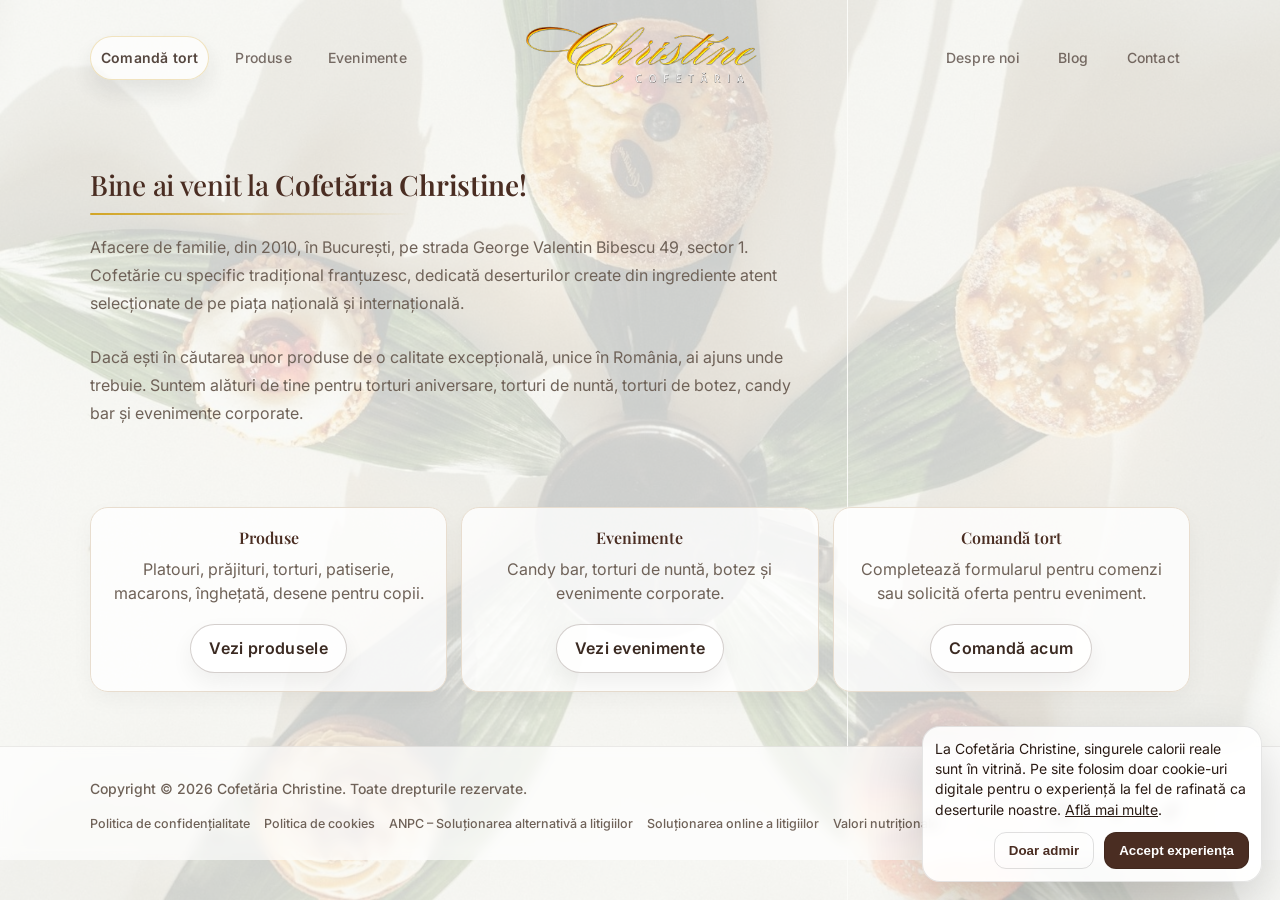
<file: index.html>
<!doctype html>
<html lang="ro">

<head>
  <meta charset="utf-8" />
  <meta name="viewport" content="width=device-width,initial-scale=1" />
  <title>Evenimente — Cofetăria Christine</title>
  <meta name="description"
    content="Candy bar, tort nuntă și tort botez — Cofetăria Christine, București. Degustare, livrare și montaj." />

  <!-- Google Fonts -->
  <link rel="preconnect" href="https://fonts.googleapis.com">
  <link rel="preconnect" href="https://fonts.gstatic.com" crossorigin>
  <link
    href="https://fonts.googleapis.com/css2?family=Inter:wght@300;400;500;600&family=Playfair+Display:wght@500;600;700&display=swap"
    rel="stylesheet">

  <!-- CSS -->
  <link rel="stylesheet" href="style.css" />
  <link rel="stylesheet" href="premium-style.css" />
</head>

<body class="page-home">


  <header class="header">
    <div class="container header__inner header__inner--split">

      <!-- LEFT NAV (acum cu CTA) -->
      <nav class="nav nav--desktop nav--left" aria-label="Navigație principală stânga">
        <a class="nav__link nav__link--cta" href="comanda-tort.html">Comandă tort</a>
        <a class="nav__link" href="produse.html">Produse</a>
        <a class="nav__link" href="evenimente.html">Evenimente</a>
      </nav>

      <!-- LOGO -->
      <a class="brand brand--center" href="index.html" aria-label="Cofetăria Christine">
        <img class="brand__logo" src="assets/img/logo.png" alt="Cofetăria Christine" />
      </a>

      <!-- RIGHT NAV -->
      <nav class="nav nav--desktop nav--right" aria-label="Navigație secundară dreapta">
        <a class="nav__link" href="despre-noi.html">Despre noi</a>
        <a class="nav__link" href="blog.html">Blog</a>
        <a class="nav__link" href="contact.html">Contact</a>
      </nav>

      <!-- Hamburger (mobil) — păstrezi exact ca înainte -->
      <button class="menu-btn" type="button" aria-label="Deschide meniul" aria-controls="mobileMenu"
        aria-expanded="false">
        <span></span><span></span><span></span>
      </button>

    </div>

    <!-- NAV mobil (dropdown) — lasă-l EXACT cum îl ai acum -->
    <nav id="mobileMenu" class="nav-mobile" aria-label="Meniu mobil" hidden>
      <div class="container nav-mobile__inner">
        <a class="nav__link" href="despre-noi.html">Despre noi</a>
        <a class="nav__link" href="produse.html">Produse</a>
        <a class="nav__link" href="evenimente.html">Evenimente</a>
        <a class="nav__link" href="blog.html">Blog</a>
        <a class="nav__link" href="contact.html">Contact</a>
        <a class="nav__link nav__link--cta" href="comanda-tort.html">Comandă tort</a>
      </div>
    </nav>
  </header>

  <main>


    <!-- HERO / INTRO -->
    <section class="section hero">
      <div class="container">
        <div class="section__head">
          <h1>
            <span class="intro">Bine ai venit la</span>
            Cofetăria Christine!
          </h1>

          <p>
            Afacere de familie, din 2010, în București, pe strada George Valentin Bibescu 49, sector 1.
            Cofetărie cu specific tradițional franțuzesc, dedicată deserturilor create din ingrediente
            atent selecționate de pe piața națională și internațională.
          </p>

          <p>
            Dacă ești în căutarea unor produse de o calitate excepțională, unice în România,
            ai ajuns unde trebuie. Suntem alături de tine pentru torturi aniversare,
            torturi de nuntă, torturi de botez, candy bar și evenimente corporate.
          </p>
        </div>
      </div>
    </section>

    <!-- 3 CARDURI PRINCIPALE -->
    <section class="section">
      <div class="container">

        <div class="grid home-cards">


          <!-- PRODUSE -->
          <article class="card" style="text-align:center;">
            <h3>Produse</h3>
            <p>Platouri, prăjituri, torturi, patiserie, macarons, înghețată, desene pentru copii.</p>
            <div class="card__cta">
              <a class="btn btn--ghost" href="produse.html">Vezi produsele</a>
            </div>
          </article>

          <!-- EVENIMENTE -->
          <article class="card" style="text-align:center;">
            <h3>Evenimente</h3>
            <p>Candy bar, torturi de nuntă, botez și evenimente corporate.</p>
            <div class="card__cta">
              <a class="btn btn--ghost" href="evenimente.html">Vezi evenimente</a>
            </div>
          </article>

          <!-- COMANDA TORT -->
          <article class="card" style="text-align:center;">
            <h3>Comandă tort</h3>
            <p>Completează formularul pentru comenzi sau solicită oferta pentru eveniment.</p>
            <div class="card__cta">
              <a class="btn btn--gold" href="comanda-tort.html">Comandă acum</a>

            </div>
          </article>

        </div>

      </div>
    </section>

  </main>


  <!-- FOOTER -->
  <footer class="footer--premium">
    <div class="container">
      <div class="footer__premium-inner">

        <div class="footer__left">
          <div class="footer__copyright">
            Copyright © <span id="year"></span> Cofetăria Christine. Toate drepturile rezervate.
          </div>

          <div class="footer__links">
            <a href="politica-confidentialitate.html">Politica de confidențialitate</a>

            <a href="politica-cookies.html">Politica de cookies</a>

            <a href="https://reclamatiisal.anpc.ro" target="_blank" rel="noopener">
              ANPC – Soluționarea alternativă a litigiilor
            </a>

            <a href="https://consumer-redress.ec.europa.eu/site-relocation_en" target="_blank" rel="noopener">
              Soluționarea online a litigiilor
            </a>

            <a href="https://jurnalnutritional.ro/restaurant/6406daed0e2ca49d1d1c0c90/" target="_blank" rel="noopener">
              Valori nutriționale
            </a>
          </div>
        </div>

        <!-- IMPORTANT: iconițele trebuie să fie AICI, ca frate al footer__left -->
        <div class="footer__right" aria-label="Social media">
          <a href="https://instagram.com/cofetariachristine" target="_blank" rel="noopener" data-tip="Instagram"
            aria-label="Instagram">
            <svg viewBox="0 0 24 24" fill="none" aria-hidden="true">
              <path
                d="M7.5 2.8h9A4.7 4.7 0 0 1 21.2 7.5v9A4.7 4.7 0 0 1 16.5 21.2h-9A4.7 4.7 0 0 1 2.8 16.5v-9A4.7 4.7 0 0 1 7.5 2.8Z"
                stroke="currentColor" stroke-width="1.8" />
              <path d="M12 16.2a4.2 4.2 0 1 0 0-8.4 4.2 4.2 0 0 0 0 8.4Z" stroke="currentColor" stroke-width="1.8" />
              <path d="M17.3 6.7h.01" stroke="currentColor" stroke-width="3" stroke-linecap="round" />
            </svg>
          </a>

          <a href="https://facebook.com/cofetariachristine" target="_blank" rel="noopener" data-tip="Facebook"
            aria-label="Facebook">
            <svg viewBox="0 0 24 24" fill="none" aria-hidden="true">
              <path
                d="M14 8.6V7.1c0-.9.6-1.1 1-1.1h1.9V3.2h-2.6c-2.9 0-3.6 2.2-3.6 3.6v1.8H8.9V12h1.8v8.8H14V12h2.6l.4-3.4H14Z"
                fill="currentColor" />
            </svg>
          </a>

          <a href="https://www.tiktok.com/@cofetaria_christine?_r=1&_t=ZN-942uora95oE" target="_blank" rel="noopener"
            data-tip="TikTok" aria-label="TikTok">
            <svg viewBox="0 0 24 24" fill="none" aria-hidden="true">
              <path
                d="M14 3v10.2a3.6 3.6 0 1 1-3-3.5V7.1a6.2 6.2 0 1 0 6 6.1V8.2c.9.7 2.1 1.2 3.4 1.3V6.6c-1.8-.2-3.2-1.6-3.4-3.6H14Z"
                fill="currentColor" />
            </svg>
          </a>
        </div>

      </div>
    </div>
  </footer>
  </main>

  <script>
    // year
    document.getElementById("year").textContent = new Date().getFullYear();

    // templates
    const templates = {
      default: "",
      aniversare: "Ora ridicării din magazin:\nMesaj pe tort:",
      nunta_botez:
        "Candy bar: da/nu\nTort: da/nu\nLocație:\nNumăr de persoane aproximativ:\nOra de începere:",
      corporate:
        "Doresc să fiu contactat telefonic pentru detaliile comenzii mele corporate sau evenimentului meu corporate.",
    };

    const tipEveniment = document.getElementById("tipEveniment");
    const sectiuneAniversare = document.getElementById("sectiuneAniversare");
    const mesajDetalii = document.getElementById("mesajDetalii");

    const tipTort = document.getElementById("tipTort");
    const nrPersoane = document.getElementById("nrPersoane");
    const platouOneBite = document.getElementById("platouOneBite");

    // inițial (gol)
    mesajDetalii.value = templates.default;

    function setRequiredForAniversare(isOn) {
      tipTort.required = isOn;
      nrPersoane.required = isOn;
      platouOneBite.required = isOn;

      if (!isOn) {
        tipTort.value = "";
        nrPersoane.value = "";
        platouOneBite.value = "";
      }
    }

    tipEveniment.addEventListener("change", function () {
      const val = this.value;

      // reset
      sectiuneAniversare.style.display = "none";
      setRequiredForAniversare(false);

      if (val === "Aniversare") {
        sectiuneAniversare.style.display = "block";
        setRequiredForAniversare(true);
        mesajDetalii.value = templates.aniversare;
      } else if (val === "Botez" || val === "Nuntă") {
        mesajDetalii.value = templates.nunta_botez;
      } else if (val === "Corporate") {
        mesajDetalii.value = templates.corporate;
      } else {
        mesajDetalii.value = templates.default;
      }
    });
  </script>
  <script>
    const btn = document.querySelector(".menu-btn");
    const menu = document.getElementById("mobileMenu");

    if (btn && menu) {
      btn.addEventListener("click", () => {
        const isOpen = !menu.hasAttribute("hidden");
        if (isOpen) {
          menu.setAttribute("hidden", "");
          btn.setAttribute("aria-expanded", "false");
        } else {
          menu.removeAttribute("hidden");
          btn.setAttribute("aria-expanded", "true");
        }
      });

      // închide meniul când dai click pe un link
      menu.addEventListener("click", (e) => {
        const link = e.target.closest("a");
        if (!link) return;
        menu.setAttribute("hidden", "");
        btn.setAttribute("aria-expanded", "false");
      });

      // ESC închide
      document.addEventListener("keydown", (e) => {
        if (e.key === "Escape") {
          menu.setAttribute("hidden", "");
          btn.setAttribute("aria-expanded", "false");
        }
      });
    }
  </script>
  <script>
    document.addEventListener("DOMContentLoaded", () => {
      const header = document.querySelector(".header");
      if (!header) return;

      const toggleHeader = () => {
        header.classList.toggle("header--scrolled", window.scrollY > 10);
      };

      toggleHeader(); // ca să se seteze corect și după refresh la mijlocul paginii
      window.addEventListener("scroll", toggleHeader, { passive: true });
    });
  </script>
  <!-- Cookie banner -->
  <div class="cookie" id="cookie">
    <div class="cookie__text">
      La Cofetăria Christine, singurele calorii reale sunt în vitrină.
      Pe site folosim doar cookie-uri digitale pentru o experiență
      la fel de rafinată ca deserturile noastre.
      <a class="cookie__link" href="politica-cookies.html">Află mai multe</a>.
    </div>

    <div class="cookie__actions">
      <button class="cookie__btn cookie__btn--ghost" id="cookieReject" type="button">
        Doar admir
      </button>
      <button class="cookie__btn" id="cookieAccept" type="button">
        Accept experiența
      </button>
    </div>
  </div>

  <script>
    (function () {
      const KEY = "cc_consent_v1";
      const bar = document.getElementById("cookie");
      const accept = document.getElementById("cookieAccept");
      const reject = document.getElementById("cookieReject");

      if (!bar) return;

      const saved = localStorage.getItem(KEY);
      if (saved === "accepted" || saved === "rejected") {
        bar.style.display = "none";
        return;
      }

      function setConsent(value) {
        localStorage.setItem(KEY, value);
        bar.style.display = "none";
      }

      accept && accept.addEventListener("click", () => setConsent("accepted"));
      reject && reject.addEventListener("click", () => setConsent("rejected"));
    })();
  </script>

</body>

</html>
</file>
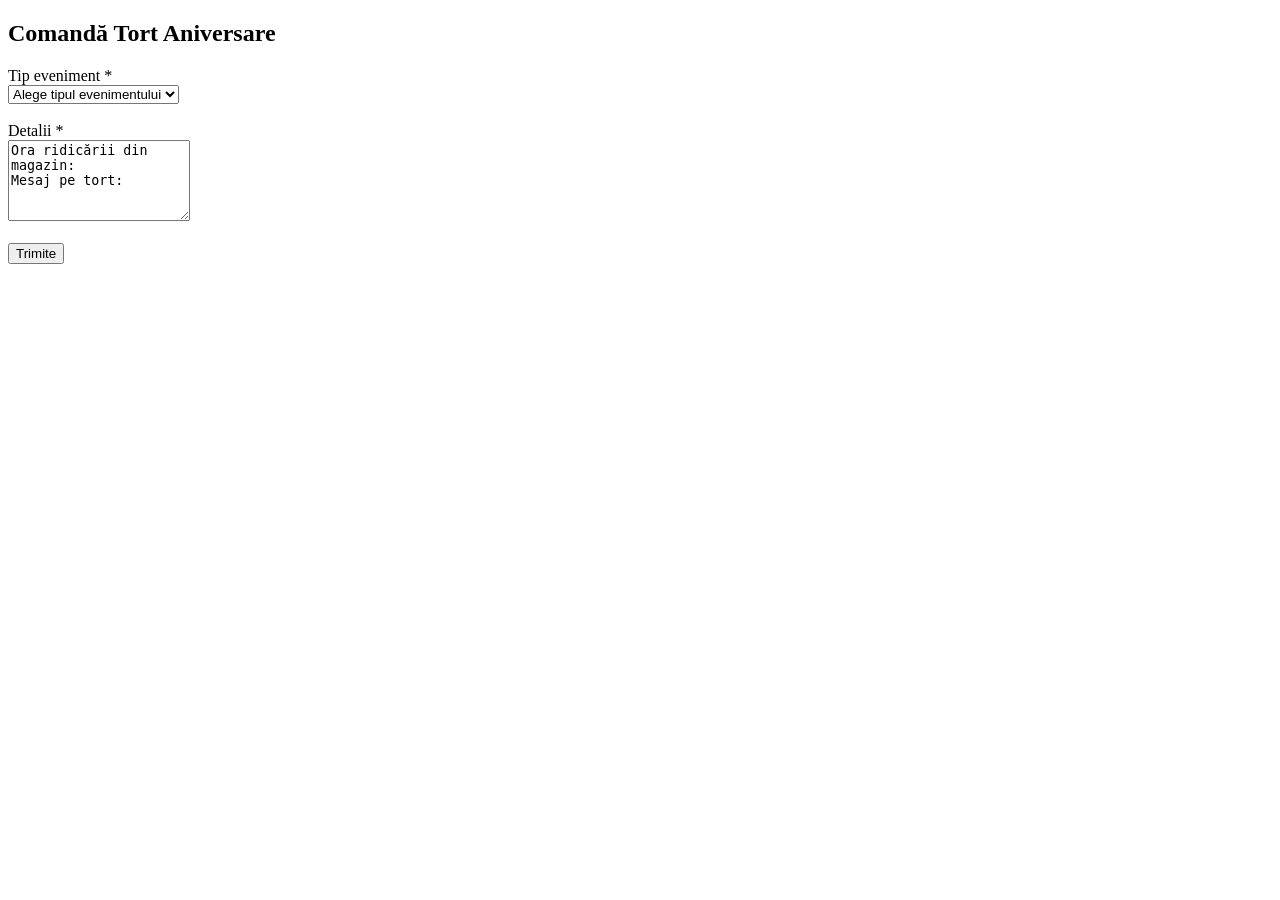
<file: aniversare.html>
<!DOCTYPE html>
<html lang="ro">

<head>
    <meta charset="UTF-8">
    <title>Formular Aniversare - Cofetăria Christine</title>
</head>

<body>

    <h2>Comandă Tort Aniversare</h2>

    <form id="formular-eveniment">

        <!-- Tip eveniment -->
        <label>Tip eveniment *</label><br>
        <select id="tipEveniment" required>
            <option value="" selected disabled>Alege tipul evenimentului</option>
            <option value="aniversare">Aniversare</option>
            <option value="nunta">Nuntă</option>
            <option value="botez">Botez</option>
            <option value="corporate">Corporate</option>
        </select>

        <!-- Sectiune Aniversare -->
        <div id="sectiuneAniversare" style="display:none; margin-top:15px;">

            <br>
            <label>Tip tort *</label><br>
            <select id="tipTort">
                <option value="" selected disabled>Alege tipul tortului</option>
                <option>Trois Chocolats</option>
                <option>Criollo</option>
                <option>Framboise</option>
                <option>Symphonie</option>
                <option>Pralin</option>
                <option>Rubis</option>
                <option>Petit ball</option>
                <option>Passion</option>
                <option>Truffe</option>
                <option>Fraisier</option>
                <option>Mojo</option>
                <option>Haluka</option>
                <option>Opera</option>
                <option>Bisous</option>
                <option>L'Amandine</option>
            </select>

            <br><br>
            <label>Număr persoane *</label><br>
            <input type="number" id="nrPersoane" min="1" placeholder="Ex: 10">

        </div>

        <br><br>
        <label>Detalii *</label><br>
        <textarea rows="5" required>Ora ridicării din magazin:
Mesaj pe tort:</textarea>

        <br><br>
        <button type="submit">Trimite</button>

    </form>

    <script>
        const tipEveniment = document.getElementById("tipEveniment");
        const mesajDetalii = document.getElementById("mesajDetalii");

        const tipTort = document.getElementById("tipTort");
        const nrPersoane = document.getElementById("nrPersoane");
        const platouOneBite = document.getElementById("platouOneBite");

        const nrPersoaneWrap = document.getElementById("nrPersoaneWrap");
        const aniversareRow2 = document.getElementById("aniversareRow2");

        const templates = {
            default: "",
            aniversare: "Ora ridicării din magazin:\nMesaj pe tort:",
            nunta_botez: "Bună ziua,\n\nVă rog să îmi trimiteți o ofertă pentru evenimentul meu.\n\n- Ora de începere: \n- Locația evenimentului (nu doar orașul sau sectorul): \n- Produsele dorite (tort, candy bar, etc.): \n- Numărul aproximativ de persoane: \n\nVă mulțumesc!",
            corporate: "Doresc să fiu contactat telefonic pentru detaliile comenzii mele corporate sau evenimentului meu corporate.",
        };

        mesajDetalii.value = templates.default;

        function setRequiredForAniversare(isOn) {
            tipTort.required = isOn;
            nrPersoane.required = isOn;
            platouOneBite.required = isOn;

            if (!isOn) {
                tipTort.value = "";
                nrPersoane.value = "";
                platouOneBite.value = "";
            }
        }

        tipEveniment.addEventListener("change", function () {
            const val = this.value;

            // ascundem tot ce e de Aniversare
            nrPersoaneWrap.style.display = "none";
            aniversareRow2.style.display = "none";
            setRequiredForAniversare(false);

            if (val === "Aniversare") {
                nrPersoaneWrap.style.display = "block";
                aniversareRow2.style.display = "flex"; // sau "flex" dacă la tine .form__row e flex
                setRequiredForAniversare(true);
                mesajDetalii.value = templates.aniversare;
            } else if (val === "Botez" || val === "Nuntă") {
                mesajDetalii.value = templates.nunta_botez;
            } else if (val === "Corporate") {
                mesajDetalii.value = templates.corporate;
            } else {
                mesajDetalii.value = templates.default;
            }
        });

        // preselectare din URL ?eveniment=nunta
        (function () {
            const params = new URLSearchParams(window.location.search);
            const ev = (params.get("eveniment") || "").toLowerCase().trim();
            if (!ev) return;

            const map = { nunta: "Nuntă", botez: "Botez", aniversare: "Aniversare", corporate: "Corporate" };
            if (map[ev]) {
                tipEveniment.value = map[ev];
                tipEveniment.dispatchEvent(new Event("change"));
            }
        })();
    </script>

</body>

</html>
</file>
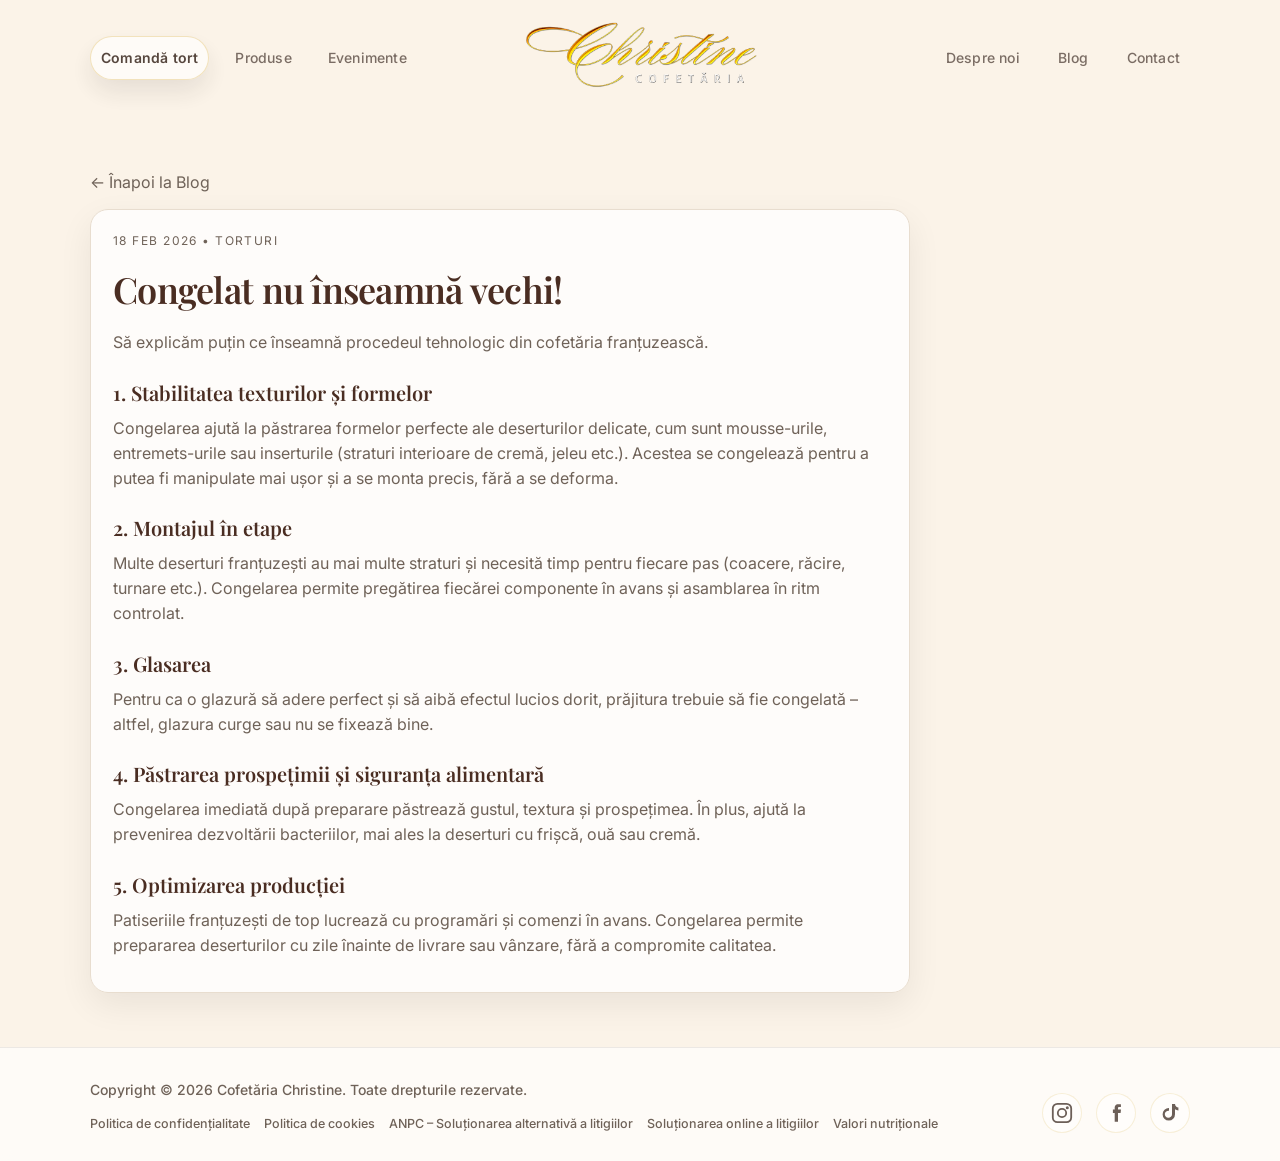
<file: blog-post-1.html>
<!doctype html>
<html lang="ro">

<head>
    <meta charset="utf-8" />
    <meta name="viewport" content="width=device-width,initial-scale=1" />
    <title>Evenimente — Cofetăria Christine</title>
    <meta name="description"
        content="Candy bar, tort nuntă și tort botez — Cofetăria Christine, București. Degustare, livrare și montaj." />

    <!-- Google Fonts -->
    <link rel="preconnect" href="https://fonts.googleapis.com">
    <link rel="preconnect" href="https://fonts.gstatic.com" crossorigin>
    <link
        href="https://fonts.googleapis.com/css2?family=Inter:wght@300;400;500;600&family=Playfair+Display:wght@500;600;700&display=swap"
        rel="stylesheet">

    <!-- CSS -->
    <link rel="stylesheet" href="style.css" />
    <link rel="stylesheet" href="premium-style.css" />
</head>

<body>
    <header class="header">
        <div class="container header__inner header__inner--split">

            <!-- LEFT NAV (acum cu CTA) -->
            <nav class="nav nav--desktop nav--left" aria-label="Navigație principală stânga">
                <a class="nav__link nav__link--cta" href="comanda-tort.html">Comandă tort</a>
                <a class="nav__link" href="produse.html">Produse</a>
                <a class="nav__link" href="evenimente.html">Evenimente</a>
            </nav>

            <!-- LOGO -->
            <a class="brand brand--center" href="index.html" aria-label="Cofetăria Christine">
                <img class="brand__logo" src="assets/img/logo.png" alt="Cofetăria Christine" />
            </a>

            <!-- RIGHT NAV -->
            <nav class="nav nav--desktop nav--right" aria-label="Navigație secundară dreapta">
                <a class="nav__link" href="despre-noi.html">Despre noi</a>
                <a class="nav__link" href="blog.html">Blog</a>
                <a class="nav__link" href="contact.html">Contact</a>
            </nav>

            <!-- Hamburger (mobil) — păstrezi exact ca înainte -->
            <button class="menu-btn" type="button" aria-label="Deschide meniul" aria-controls="mobileMenu"
                aria-expanded="false">
                <span></span><span></span><span></span>
            </button>

        </div>

        <!-- NAV mobil (dropdown) — lasă-l EXACT cum îl ai acum -->
        <nav id="mobileMenu" class="nav-mobile" aria-label="Meniu mobil" hidden>
            <div class="container nav-mobile__inner">
                <a class="nav__link" href="despre-noi.html">Despre noi</a>
                <a class="nav__link" href="produse.html">Produse</a>
                <a class="nav__link" href="evenimente.html">Evenimente</a>
                <a class="nav__link" href="blog.html">Blog</a>
                <a class="nav__link" href="contact.html">Contact</a>
                <a class="nav__link nav__link--cta" href="comanda-tort.html">Comandă tort</a>
            </div>
        </nav>
    </header>

    <main>
        <section class="section">
            <div class="container">
                <a class="backlink" href="blog.html">← Înapoi la Blog</a>

                <article class="post">
                    <p class="post__meta">18 feb 2026 • Torturi</p>
                    <h1 class="post__title">Congelat nu înseamnă vechi!</h1>
                    <p class="post__lead">
                    <p>Să explicăm puțin ce înseamnă procedeul tehnologic din cofetăria franțuzească.</p>

                    <h2>1. Stabilitatea texturilor și formelor</h2>
                    <p>
                        Congelarea ajută la păstrarea formelor perfecte ale deserturilor delicate, cum sunt
                        mousse-urile, entremets-urile sau
                        inserturile (straturi interioare de cremă, jeleu etc.). Acestea se congelează pentru a putea fi
                        manipulate mai ușor și
                        a se monta precis, fără a se deforma.
                    </p>

                    <h2>2. Montajul în etape</h2>
                    <p>
                        Multe deserturi franțuzești au mai multe straturi și necesită timp pentru fiecare pas (coacere,
                        răcire, turnare etc.).
                        Congelarea permite pregătirea fiecărei componente în avans și asamblarea în ritm controlat.
                    </p>

                    <h2>3. Glasarea</h2>
                    <p>
                        Pentru ca o glazură să adere perfect și să aibă efectul lucios dorit, prăjitura trebuie să fie
                        congelată – altfel,
                        glazura curge sau nu se fixează bine.
                    </p>

                    <h2>4. Păstrarea prospețimii și siguranța alimentară</h2>
                    <p>
                        Congelarea imediată după preparare păstrează gustul, textura și prospețimea. În plus, ajută la
                        prevenirea dezvoltării
                        bacteriilor, mai ales la deserturi cu frișcă, ouă sau cremă.
                    </p>

                    <h2>5. Optimizarea producției</h2>
                    <p>
                        Patiseriile franțuzești de top lucrează cu programări și comenzi în avans. Congelarea permite
                        prepararea deserturilor
                        cu zile înainte de livrare sau vânzare, fără a compromite calitatea.
                    </p>


                </article>
            </div>
        </section>

        <footer class="footer--premium">
            <div class="container">
                <div class="footer__premium-inner">

                    <div class="footer__left">
                        <div class="footer__copyright">
                            Copyright © <span id="year"></span> Cofetăria Christine. Toate drepturile rezervate.
                        </div>

                        <div class="footer__links">
                            <a href="politica-confidentialitate.html">Politica de confidențialitate</a>

                            <a href="politica-cookies.html">Politica de cookies</a>

                            <a href="https://reclamatiisal.anpc.ro" target="_blank" rel="noopener">
                                ANPC – Soluționarea alternativă a litigiilor
                            </a>

                            <a href="https://consumer-redress.ec.europa.eu/site-relocation_en" target="_blank"
                                rel="noopener">
                                Soluționarea online a litigiilor
                            </a>

                            <a href="https://jurnalnutritional.ro/restaurant/6406daed0e2ca49d1d1c0c90/" target="_blank"
                                rel="noopener">
                                Valori nutriționale
                            </a>
                        </div>
                    </div>

                    <!-- IMPORTANT: iconițele trebuie să fie AICI, ca frate al footer__left -->
                    <div class="footer__right" aria-label="Social media">
                        <a href="https://instagram.com/cofetariachristine" target="_blank" rel="noopener"
                            data-tip="Instagram" aria-label="Instagram">
                            <svg viewBox="0 0 24 24" fill="none" aria-hidden="true">
                                <path
                                    d="M7.5 2.8h9A4.7 4.7 0 0 1 21.2 7.5v9A4.7 4.7 0 0 1 16.5 21.2h-9A4.7 4.7 0 0 1 2.8 16.5v-9A4.7 4.7 0 0 1 7.5 2.8Z"
                                    stroke="currentColor" stroke-width="1.8" />
                                <path d="M12 16.2a4.2 4.2 0 1 0 0-8.4 4.2 4.2 0 0 0 0 8.4Z" stroke="currentColor"
                                    stroke-width="1.8" />
                                <path d="M17.3 6.7h.01" stroke="currentColor" stroke-width="3" stroke-linecap="round" />
                            </svg>
                        </a>

                        <a href="https://facebook.com/cofetariachristine" target="_blank" rel="noopener"
                            data-tip="Facebook" aria-label="Facebook">
                            <svg viewBox="0 0 24 24" fill="none" aria-hidden="true">
                                <path
                                    d="M14 8.6V7.1c0-.9.6-1.1 1-1.1h1.9V3.2h-2.6c-2.9 0-3.6 2.2-3.6 3.6v1.8H8.9V12h1.8v8.8H14V12h2.6l.4-3.4H14Z"
                                    fill="currentColor" />
                            </svg>
                        </a>

                        <a href="https://www.tiktok.com/@cofetaria_christine?_r=1&_t=ZN-942uora95oE" target="_blank"
                            rel="noopener" data-tip="TikTok" aria-label="TikTok">
                            <svg viewBox="0 0 24 24" fill="none" aria-hidden="true">
                                <path
                                    d="M14 3v10.2a3.6 3.6 0 1 1-3-3.5V7.1a6.2 6.2 0 1 0 6 6.1V8.2c.9.7 2.1 1.2 3.4 1.3V6.6c-1.8-.2-3.2-1.6-3.4-3.6H14Z"
                                    fill="currentColor" />
                            </svg>
                        </a>
                    </div>

                </div>
            </div>
        </footer>
    </main>

    <script>
        const y = document.getElementById("year");
        if (y) y.textContent = new Date().getFullYear();
    </script>
    <script>
        const btn = document.querySelector(".menu-btn");
        const menu = document.getElementById("mobileMenu");

        if (btn && menu) {
            btn.addEventListener("click", () => {
                const isOpen = !menu.hasAttribute("hidden");
                if (isOpen) {
                    menu.setAttribute("hidden", "");
                    btn.setAttribute("aria-expanded", "false");
                } else {
                    menu.removeAttribute("hidden");
                    btn.setAttribute("aria-expanded", "true");
                }
            });

            // închide meniul când dai click pe un link
            menu.addEventListener("click", (e) => {
                const link = e.target.closest("a");
                if (!link) return;
                menu.setAttribute("hidden", "");
                btn.setAttribute("aria-expanded", "false");
            });

            // ESC închide
            document.addEventListener("keydown", (e) => {
                if (e.key === "Escape") {
                    menu.setAttribute("hidden", "");
                    btn.setAttribute("aria-expanded", "false");
                }
            });
        }
    </script>
    <script>
        document.addEventListener("DOMContentLoaded", () => {
            const header = document.querySelector(".header");
            if (!header) return;

            const toggleHeader = () => {
                header.classList.toggle("header--scrolled", window.scrollY > 10);
            };

            toggleHeader(); // ca să se seteze corect și după refresh la mijlocul paginii
            window.addEventListener("scroll", toggleHeader, { passive: true });
        });
    </script>
</body>

</html>
</file>
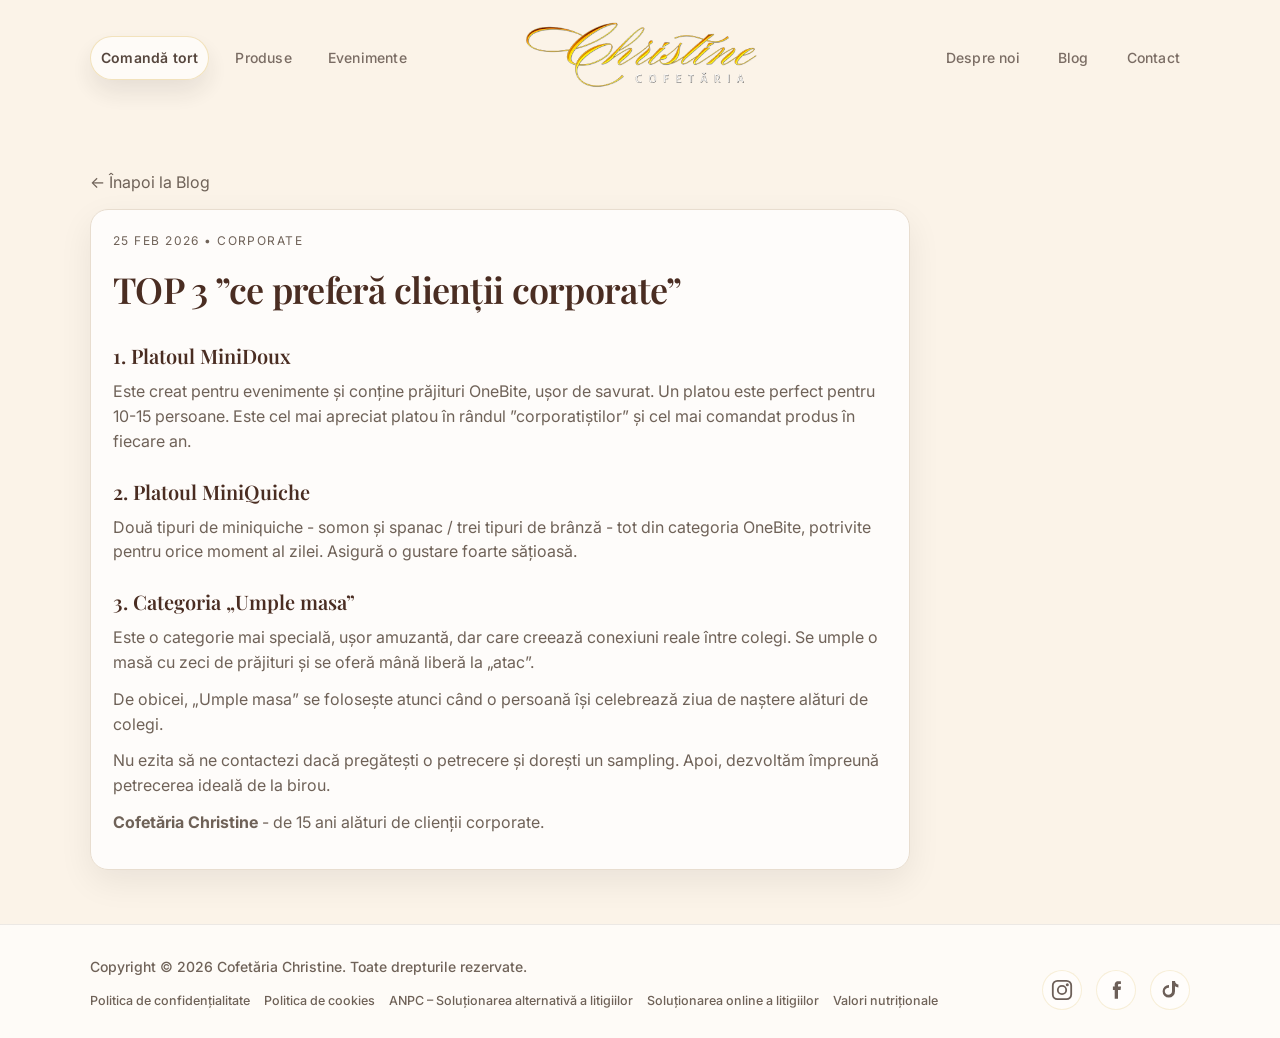
<file: blog-post-2.html>
<!doctype html>
<html lang="ro">

<head>
    <meta charset="utf-8" />
    <meta name="viewport" content="width=device-width,initial-scale=1" />
    <title>Evenimente — Cofetăria Christine</title>
    <meta name="description"
        content="Candy bar, tort nuntă și tort botez — Cofetăria Christine, București. Degustare, livrare și montaj." />

    <!-- Google Fonts -->
    <link rel="preconnect" href="https://fonts.googleapis.com">
    <link rel="preconnect" href="https://fonts.gstatic.com" crossorigin>
    <link
        href="https://fonts.googleapis.com/css2?family=Inter:wght@300;400;500;600&family=Playfair+Display:wght@500;600;700&display=swap"
        rel="stylesheet">

    <!-- CSS -->
    <link rel="stylesheet" href="style.css" />
    <link rel="stylesheet" href="premium-style.css" />
</head>

<body>
    <header class="header">
        <div class="container header__inner header__inner--split">

            <!-- LEFT NAV (acum cu CTA) -->
            <nav class="nav nav--desktop nav--left" aria-label="Navigație principală stânga">
                <a class="nav__link nav__link--cta" href="comanda-tort.html">Comandă tort</a>
                <a class="nav__link" href="produse.html">Produse</a>
                <a class="nav__link" href="evenimente.html">Evenimente</a>
            </nav>

            <!-- LOGO -->
            <a class="brand brand--center" href="index.html" aria-label="Cofetăria Christine">
                <img class="brand__logo" src="assets/img/logo.png" alt="Cofetăria Christine" />
            </a>

            <!-- RIGHT NAV -->
            <nav class="nav nav--desktop nav--right" aria-label="Navigație secundară dreapta">
                <a class="nav__link" href="despre-noi.html">Despre noi</a>
                <a class="nav__link" href="blog.html">Blog</a>
                <a class="nav__link" href="contact.html">Contact</a>
            </nav>

            <!-- Hamburger (mobil) — păstrezi exact ca înainte -->
            <button class="menu-btn" type="button" aria-label="Deschide meniul" aria-controls="mobileMenu"
                aria-expanded="false">
                <span></span><span></span><span></span>
            </button>

        </div>

        <!-- NAV mobil (dropdown) — lasă-l EXACT cum îl ai acum -->
        <nav id="mobileMenu" class="nav-mobile" aria-label="Meniu mobil" hidden>
            <div class="container nav-mobile__inner">
                <a class="nav__link" href="despre-noi.html">Despre noi</a>
                <a class="nav__link" href="produse.html">Produse</a>
                <a class="nav__link" href="evenimente.html">Evenimente</a>
                <a class="nav__link" href="blog.html">Blog</a>
                <a class="nav__link" href="contact.html">Contact</a>
                <a class="nav__link nav__link--cta" href="comanda-tort.html">Comandă tort</a>
            </div>
        </nav>
    </header>

    <main>
        <section class="section">
            <div class="container">
                <a class="backlink" href="blog.html">← Înapoi la Blog</a>

                <article class="post">
                    <p class="post__meta">25 feb 2026 • Corporate</p>
                    <h1 class="post__title">TOP 3 ”ce preferă clienții corporate”</h1>
                    <p class="post__lead">
                    <h2>1. Platoul MiniDoux</h2>
                    <p>
                        Este creat pentru evenimente și conține prăjituri OneBite, ușor de savurat. Un platou este
                        perfect pentru 10-15
                        persoane. Este cel mai apreciat platou în rândul ”corporatiștilor” și cel mai comandat produs în
                        fiecare an.
                    </p>

                    <h2>2. Platoul MiniQuiche</h2>
                    <p>
                        Două tipuri de miniquiche - somon și spanac / trei tipuri de brânză - tot din categoria OneBite,
                        potrivite pentru orice
                        moment al zilei. Asigură o gustare foarte sățioasă.
                    </p>

                    <h2>3. Categoria „Umple masa”</h2>
                    <p>
                        Este o categorie mai specială, ușor amuzantă, dar care creează conexiuni reale între colegi. Se
                        umple o masă cu zeci de
                        prăjituri și se oferă mână liberă la „atac”.
                    </p>
                    <p>
                        De obicei, „Umple masa” se folosește atunci când o persoană își celebrează ziua de naștere
                        alături de colegi.
                    </p>

                    <p>
                        Nu ezita să ne contactezi dacă pregătești o
                        petrecere și dorești un
                        sampling. Apoi, dezvoltăm împreună petrecerea ideală de la birou.
                    </p>

                    <p><strong>Cofetăria Christine</strong> - de 15 ani alături de clienții corporate.</p>


                </article>
            </div>
        </section>

        <footer class="footer--premium">
            <div class="container">
                <div class="footer__premium-inner">

                    <div class="footer__left">
                        <div class="footer__copyright">
                            Copyright © <span id="year"></span> Cofetăria Christine. Toate drepturile rezervate.
                        </div>

                        <div class="footer__links">
                            <a href="politica-confidentialitate.html">Politica de confidențialitate</a>

                            <a href="politica-cookies.html">Politica de cookies</a>

                            <a href="https://reclamatiisal.anpc.ro" target="_blank" rel="noopener">
                                ANPC – Soluționarea alternativă a litigiilor
                            </a>

                            <a href="https://consumer-redress.ec.europa.eu/site-relocation_en" target="_blank"
                                rel="noopener">
                                Soluționarea online a litigiilor
                            </a>

                            <a href="https://jurnalnutritional.ro/restaurant/6406daed0e2ca49d1d1c0c90/" target="_blank"
                                rel="noopener">
                                Valori nutriționale
                            </a>
                        </div>
                    </div>

                    <!-- IMPORTANT: iconițele trebuie să fie AICI, ca frate al footer__left -->
                    <div class="footer__right" aria-label="Social media">
                        <a href="https://instagram.com/cofetariachristine" target="_blank" rel="noopener"
                            data-tip="Instagram" aria-label="Instagram">
                            <svg viewBox="0 0 24 24" fill="none" aria-hidden="true">
                                <path
                                    d="M7.5 2.8h9A4.7 4.7 0 0 1 21.2 7.5v9A4.7 4.7 0 0 1 16.5 21.2h-9A4.7 4.7 0 0 1 2.8 16.5v-9A4.7 4.7 0 0 1 7.5 2.8Z"
                                    stroke="currentColor" stroke-width="1.8" />
                                <path d="M12 16.2a4.2 4.2 0 1 0 0-8.4 4.2 4.2 0 0 0 0 8.4Z" stroke="currentColor"
                                    stroke-width="1.8" />
                                <path d="M17.3 6.7h.01" stroke="currentColor" stroke-width="3" stroke-linecap="round" />
                            </svg>
                        </a>

                        <a href="https://facebook.com/cofetariachristine" target="_blank" rel="noopener"
                            data-tip="Facebook" aria-label="Facebook">
                            <svg viewBox="0 0 24 24" fill="none" aria-hidden="true">
                                <path
                                    d="M14 8.6V7.1c0-.9.6-1.1 1-1.1h1.9V3.2h-2.6c-2.9 0-3.6 2.2-3.6 3.6v1.8H8.9V12h1.8v8.8H14V12h2.6l.4-3.4H14Z"
                                    fill="currentColor" />
                            </svg>
                        </a>

                        <a href="https://www.tiktok.com/@cofetaria_christine?_r=1&_t=ZN-942uora95oE" target="_blank"
                            rel="noopener" data-tip="TikTok" aria-label="TikTok">
                            <svg viewBox="0 0 24 24" fill="none" aria-hidden="true">
                                <path
                                    d="M14 3v10.2a3.6 3.6 0 1 1-3-3.5V7.1a6.2 6.2 0 1 0 6 6.1V8.2c.9.7 2.1 1.2 3.4 1.3V6.6c-1.8-.2-3.2-1.6-3.4-3.6H14Z"
                                    fill="currentColor" />
                            </svg>
                        </a>
                    </div>

                </div>
            </div>
        </footer>
    </main>

    <script>
        const y = document.getElementById("year");
        if (y) y.textContent = new Date().getFullYear();
    </script>
    <script>
        const btn = document.querySelector(".menu-btn");
        const menu = document.getElementById("mobileMenu");

        if (btn && menu) {
            btn.addEventListener("click", () => {
                const isOpen = !menu.hasAttribute("hidden");
                if (isOpen) {
                    menu.setAttribute("hidden", "");
                    btn.setAttribute("aria-expanded", "false");
                } else {
                    menu.removeAttribute("hidden");
                    btn.setAttribute("aria-expanded", "true");
                }
            });

            // închide meniul când dai click pe un link
            menu.addEventListener("click", (e) => {
                const link = e.target.closest("a");
                if (!link) return;
                menu.setAttribute("hidden", "");
                btn.setAttribute("aria-expanded", "false");
            });

            // ESC închide
            document.addEventListener("keydown", (e) => {
                if (e.key === "Escape") {
                    menu.setAttribute("hidden", "");
                    btn.setAttribute("aria-expanded", "false");
                }
            });
        }
    </script>
    <script>
        document.addEventListener("DOMContentLoaded", () => {
            const header = document.querySelector(".header");
            if (!header) return;

            const toggleHeader = () => {
                header.classList.toggle("header--scrolled", window.scrollY > 10);
            };

            toggleHeader(); // ca să se seteze corect și după refresh la mijlocul paginii
            window.addEventListener("scroll", toggleHeader, { passive: true });
        });
    </script>
</body>

</html>
</file>
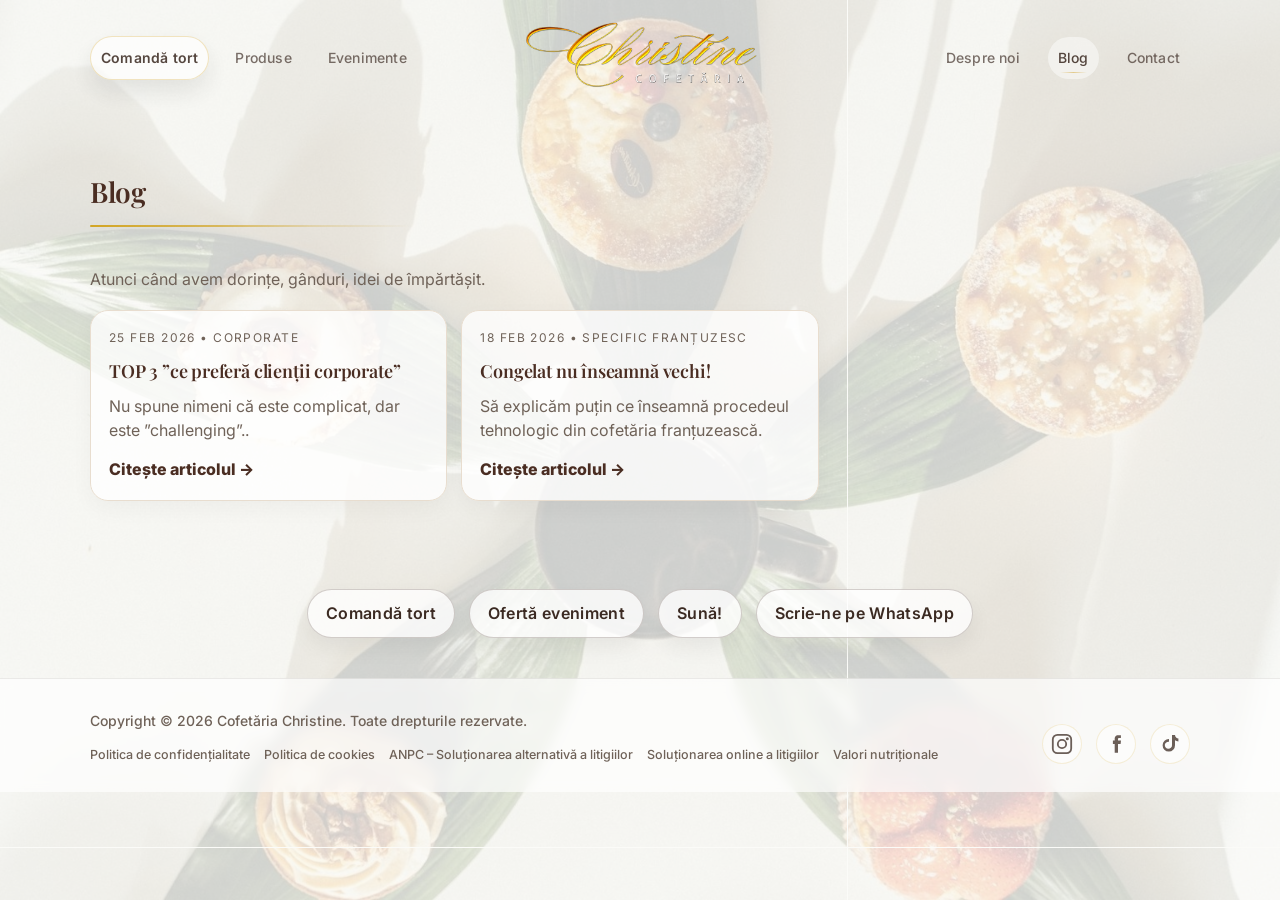
<file: blog.html>
<!doctype html>
<html lang="ro">

<head>
    <meta charset="utf-8" />
    <meta name="viewport" content="width=device-width,initial-scale=1" />
    <title>Evenimente — Cofetăria Christine</title>
    <meta name="description"
        content="Candy bar, tort nuntă și tort botez — Cofetăria Christine, București. Degustare, livrare și montaj." />

    <!-- Google Fonts -->
    <link rel="preconnect" href="https://fonts.googleapis.com">
    <link rel="preconnect" href="https://fonts.gstatic.com" crossorigin>
    <link
        href="https://fonts.googleapis.com/css2?family=Inter:wght@300;400;500;600&family=Playfair+Display:wght@500;600;700&display=swap"
        rel="stylesheet">

    <!-- CSS -->
    <link rel="stylesheet" href="style.css" />
    <link rel="stylesheet" href="premium-style.css" />
</head>


<body class="page-blog">
    <header class="header">
        <div class="container header__inner header__inner--split">

            <!-- LEFT NAV (acum cu CTA) -->
            <nav class="nav nav--desktop nav--left" aria-label="Navigație principală stânga">
                <a class="nav__link nav__link--cta" href="comanda-tort.html">Comandă tort</a>
                <a class="nav__link" href="produse.html">Produse</a>
                <a class="nav__link" href="evenimente.html">Evenimente</a>
            </nav>

            <!-- LOGO -->
            <a class="brand brand--center" href="index.html" aria-label="Cofetăria Christine">
                <img class="brand__logo" src="assets/img/logo.png" alt="Cofetăria Christine" />
            </a>

            <!-- RIGHT NAV -->
            <nav class="nav nav--desktop nav--right" aria-label="Navigație secundară dreapta">
                <a class="nav__link" href="despre-noi.html">Despre noi</a>
                <a class="nav__link" href="blog.html" aria-current="page">Blog</a>
                <a class="nav__link" href="contact.html">Contact</a>
            </nav>

            <!-- Hamburger (mobil) — păstrezi exact ca înainte -->
            <button class="menu-btn" type="button" aria-label="Deschide meniul" aria-controls="mobileMenu"
                aria-expanded="false">
                <span></span><span></span><span></span>
            </button>

        </div>

        <!-- NAV mobil (dropdown) — lasă-l EXACT cum îl ai acum -->
        <nav id="mobileMenu" class="nav-mobile" aria-label="Meniu mobil" hidden>
            <div class="container nav-mobile__inner">
                <a class="nav__link" href="despre-noi.html">Despre noi</a>
                <a class="nav__link" href="produse.html">Produse</a>
                <a class="nav__link" href="evenimente.html">Evenimente</a>
                <a class="nav__link" href="blog.html" aria-current="page">Blog</a>
                <a class="nav__link" href="contact.html">Contact</a>
                <a class="nav__link nav__link--cta" href="comanda-tort.html">Comandă tort</a>
            </div>
        </nav>
    </header>

    <main>
        <section class="section">
            <div class="container">
                <div class="section__head">
                    <h2>Blog</h2>
                    <p>Atunci când avem dorințe, gânduri, idei de împărtășit.</p>
                </div>

                <div class="blog-grid">
                    <article class="blog-card">
                        <a class="blog-card__link" href="blog-post-2.html">
                            <p class="blog-card__meta">25 feb 2026 • Corporate</p>
                            <h3 class="blog-card__title">TOP 3 ”ce preferă clienții corporate”</h3>
                            <p class="blog-card__excerpt">Nu spune nimeni că este complicat, dar este ”challenging”..
                            </p>
                            <span class="blog-card__read">Citește articolul →</span>
                        </a>
                    </article>

                    <article class="blog-card">
                        <a class="blog-card__link" href="blog-post-1.html">
                            <p class="blog-card__meta">18 feb 2026 • Specific franțuzesc</p>
                            <h3 class="blog-card__title">Congelat nu înseamnă vechi!</h3>
                            <p class="blog-card__excerpt">Să explicăm puțin ce înseamnă procedeul tehnologic din
                                cofetăria franțuzească.</p>
                            <span class="blog-card__read">Citește articolul →</span>
                        </a>
                    </article>








                </div>
            </div>
        </section>
        <section class="section cta-section">
            <div class="container">
                <div class="cta-card" aria-label="Acțiuni rapide">
                    <div class="actions cta-actions">
                        <a class="btn btn--gold" href="comanda-tort.html">Comandă tort</a>
                        <a class="btn btn--ghost" href="comanda-tort.html">Ofertă eveniment</a>
                        <a class="btn btn--ghost" href="tel:+40747724045">Sună!</a>
                        <a class="btn btn--ghost" href="https://wa.me/40747724045" target="_blank" rel="noopener">
                            Scrie-ne pe WhatsApp
                        </a>
                    </div>
                </div>
            </div>
        </section>

        <footer class="footer--premium">
            <div class="container">
                <div class="footer__premium-inner">

                    <div class="footer__left">
                        <div class="footer__copyright">
                            Copyright © <span id="year"></span> Cofetăria Christine. Toate drepturile rezervate.
                        </div>

                        <div class="footer__links">
                            <a href="politica-confidentialitate.html">Politica de confidențialitate</a>

                            <a href="politica-cookies.html">Politica de cookies</a>

                            <a href="https://reclamatiisal.anpc.ro" target="_blank" rel="noopener">
                                ANPC – Soluționarea alternativă a litigiilor
                            </a>

                            <a href="https://consumer-redress.ec.europa.eu/site-relocation_en" target="_blank"
                                rel="noopener">
                                Soluționarea online a litigiilor
                            </a>

                            <a href="https://jurnalnutritional.ro/restaurant/6406daed0e2ca49d1d1c0c90/" target="_blank"
                                rel="noopener">
                                Valori nutriționale
                            </a>
                        </div>
                    </div>

                    <!-- IMPORTANT: iconițele trebuie să fie AICI, ca frate al footer__left -->
                    <div class="footer__right" aria-label="Social media">
                        <a href="https://instagram.com/cofetariachristine" target="_blank" rel="noopener"
                            data-tip="Instagram" aria-label="Instagram">
                            <svg viewBox="0 0 24 24" fill="none" aria-hidden="true">
                                <path
                                    d="M7.5 2.8h9A4.7 4.7 0 0 1 21.2 7.5v9A4.7 4.7 0 0 1 16.5 21.2h-9A4.7 4.7 0 0 1 2.8 16.5v-9A4.7 4.7 0 0 1 7.5 2.8Z"
                                    stroke="currentColor" stroke-width="1.8" />
                                <path d="M12 16.2a4.2 4.2 0 1 0 0-8.4 4.2 4.2 0 0 0 0 8.4Z" stroke="currentColor"
                                    stroke-width="1.8" />
                                <path d="M17.3 6.7h.01" stroke="currentColor" stroke-width="3" stroke-linecap="round" />
                            </svg>
                        </a>

                        <a href="https://facebook.com/cofetariachristine" target="_blank" rel="noopener"
                            data-tip="Facebook" aria-label="Facebook">
                            <svg viewBox="0 0 24 24" fill="none" aria-hidden="true">
                                <path
                                    d="M14 8.6V7.1c0-.9.6-1.1 1-1.1h1.9V3.2h-2.6c-2.9 0-3.6 2.2-3.6 3.6v1.8H8.9V12h1.8v8.8H14V12h2.6l.4-3.4H14Z"
                                    fill="currentColor" />
                            </svg>
                        </a>

                        <a href="https://www.tiktok.com/@cofetaria_christine?_r=1&_t=ZN-942uora95oE" target="_blank"
                            rel="noopener" data-tip="TikTok" aria-label="TikTok">
                            <svg viewBox="0 0 24 24" fill="none" aria-hidden="true">
                                <path
                                    d="M14 3v10.2a3.6 3.6 0 1 1-3-3.5V7.1a6.2 6.2 0 1 0 6 6.1V8.2c.9.7 2.1 1.2 3.4 1.3V6.6c-1.8-.2-3.2-1.6-3.4-3.6H14Z"
                                    fill="currentColor" />
                            </svg>
                        </a>
                    </div>

                </div>
            </div>
        </footer>


    </main>

    <script>
        const y = document.getElementById("year");
        if (y) y.textContent = new Date().getFullYear();
    </script>
    <script>
        const btn = document.querySelector(".menu-btn");
        const menu = document.getElementById("mobileMenu");

        if (btn && menu) {
            btn.addEventListener("click", () => {
                const isOpen = !menu.hasAttribute("hidden");
                if (isOpen) {
                    menu.setAttribute("hidden", "");
                    btn.setAttribute("aria-expanded", "false");
                } else {
                    menu.removeAttribute("hidden");
                    btn.setAttribute("aria-expanded", "true");
                }
            });

            // închide meniul când dai click pe un link
            menu.addEventListener("click", (e) => {
                const link = e.target.closest("a");
                if (!link) return;
                menu.setAttribute("hidden", "");
                btn.setAttribute("aria-expanded", "false");
            });

            // ESC închide
            document.addEventListener("keydown", (e) => {
                if (e.key === "Escape") {
                    menu.setAttribute("hidden", "");
                    btn.setAttribute("aria-expanded", "false");
                }
            });
        }
    </script>
    <script>
        document.addEventListener("DOMContentLoaded", () => {
            const header = document.querySelector(".header");
            if (!header) return;

            const toggleHeader = () => {
                header.classList.toggle("header--scrolled", window.scrollY > 10);
            };

            toggleHeader(); // ca să se seteze corect și după refresh la mijlocul paginii
            window.addEventListener("scroll", toggleHeader, { passive: true });
        });
    </script>
</body>

</html>
</file>
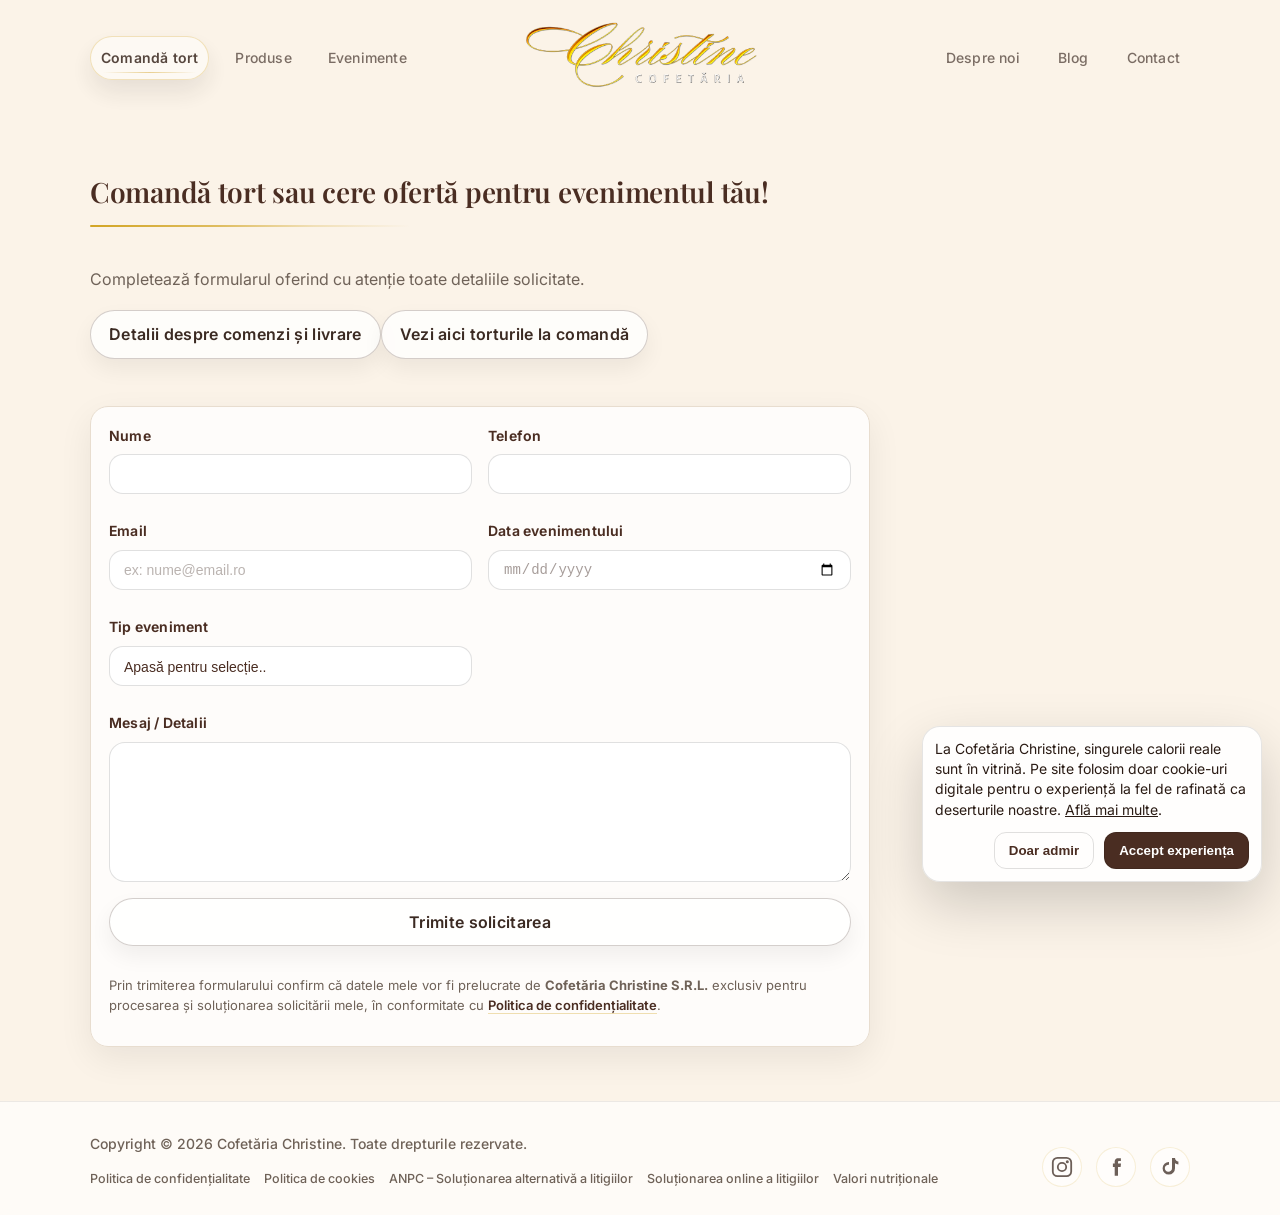
<file: comanda-tort.html>
<!doctype html>
<html lang="ro">

<head>
    <meta charset="utf-8" />
    <meta name="viewport" content="width=device-width,initial-scale=1" />
    <title>Comandă tort — Cofetăria Christine</title>
    <meta name="description"
        content="Comandă tort sau cere ofertă pentru evenimentul tău — Cofetăria Christine, București. Degustare, livrare și montaj." />

    <!-- Google Fonts -->
    <link rel="preconnect" href="https://fonts.googleapis.com">
    <link rel="preconnect" href="https://fonts.gstatic.com" crossorigin>
    <link
        href="https://fonts.googleapis.com/css2?family=Inter:wght@300;400;500;600&family=Playfair+Display:wght@500;600;700&display=swap"
        rel="stylesheet">

    <!-- CSS -->
    <link rel="stylesheet" href="style.css" />
    <link rel="stylesheet" href="premium-style.css" />
</head>

<body class="page-comanda">
    <header class="header">
        <div class="container header__inner header__inner--split">

            <!-- LEFT NAV (acum cu CTA) -->
            <nav class="nav nav--desktop nav--left" aria-label="Navigație principală stânga">
                <a class="nav__link nav__link--cta" href="comanda-tort.html" aria-current="page">Comandă tort</a>
                <a class="nav__link" href="produse.html">Produse</a>
                <a class="nav__link" href="evenimente.html">Evenimente</a>
            </nav>

            <!-- LOGO -->
            <a class="brand brand--center" href="index.html" aria-label="Cofetăria Christine">
                <img class="brand__logo" src="assets/img/logo.png" alt="Cofetăria Christine" />
            </a>

            <!-- RIGHT NAV -->
            <nav class="nav nav--desktop nav--right" aria-label="Navigație secundară dreapta">
                <a class="nav__link" href="despre-noi.html">Despre noi</a>
                <a class="nav__link" href="blog.html">Blog</a>
                <a class="nav__link" href="contact.html">Contact</a>
            </nav>

            <!-- Hamburger (mobil) -->
            <button class="menu-btn" type="button" aria-label="Deschide meniul" aria-controls="mobileMenu"
                aria-expanded="false">
                <span></span><span></span><span></span>
            </button>

        </div>

        <!-- NAV mobil (dropdown) -->
        <nav id="mobileMenu" class="nav-mobile" aria-label="Meniu mobil" hidden>
            <div class="container nav-mobile__inner">
                <a class="nav__link" href="despre-noi.html">Despre noi</a>
                <a class="nav__link" href="produse.html">Produse</a>
                <a class="nav__link" href="evenimente.html">Evenimente</a>
                <a class="nav__link" href="blog.html">Blog</a>
                <a class="nav__link" href="contact.html">Contact</a>
                <a class="nav__link nav__link--cta" href="comanda-tort.html" aria-current="page">Comandă tort</a>
            </div>
        </nav>
    </header>

    <main>
        <section class="section">
            <div class="container">
                <div class="section__head">
                    <h1>Comandă tort sau cere ofertă pentru evenimentul tău!</h1>
                    <p>Completează formularul oferind cu atenție toate detaliile solicitate.</p>
                </div>

                <div class="info-important info-buttons">
                    <a href="informații-importante.html" class="btn btn--ghost btn--small btn--info">
                        Detalii despre comenzi și livrare
                    </a>

                    <a href="assets/pdf/torturi-la-comanda.pdf" class="btn btn--ghost btn--small btn--info"
                        target="_blank" rel="noopener">
                        Vezi aici torturile la comandă
                    </a>
                </div>

                <br>

                <!-- FORM -->
                <form id="orderForm" class="form" action="send-order.php" method="post" novalidate>

                    <!-- Anti-spam (honeypot + time) -->
                    <input type="text" name="website" tabindex="-1" autocomplete="off"
                        style="position:absolute; left:-9999px; width:1px; height:1px; opacity:0;" aria-hidden="true">
                    <input type="hidden" name="form_time" id="form_time" value="">

                    <!-- RÂND 1: Nume + Telefon -->
                    <div class="form__row">
                        <label class="field">
                            Nume
                            <input type="text" name="nume" autocomplete="name" required />
                            <small class="field-error" data-error-for="nume"></small>
                        </label>

                        <label class="field">
                            Telefon
                            <input type="tel" name="telefon" autocomplete="tel" required />
                            <small class="field-error" data-error-for="telefon"></small>
                        </label>
                    </div>

                    <!-- RÂND 2: Email + Data -->
                    <div class="form__row">
                        <label class="field">
                            Email
                            <input type="email" name="email" autocomplete="email" placeholder="ex: nume@email.ro" />
                            <small class="field-error" data-error-for="email"></small>
                        </label>

                        <label class="field">
                            Data evenimentului
                            <input type="date" name="data" required />
                            <small class="field-error" data-error-for="data"></small>
                        </label>
                    </div>

                    <!-- RÂND 3: Tip eveniment + Număr persoane (doar la Aniversare) -->
                    <div class="form__row" id="rowEveniment">
                        <label class="field">
                            Tip eveniment
                            <select name="eveniment" id="tipEveniment" required>
                                <option value="">Apasă pentru selecție..</option>
                                <option value="Aniversare">Aniversare</option>
                                <option value="Botez">Botez</option>
                                <option value="Nuntă">Nuntă</option>
                                <option value="Corporate">Corporate</option>
                            </select>
                        </label>

                        <label class="field" id="nrPersoaneWrap" hidden>
                            Număr persoane
                            <input type="number" id="nrPersoane" name="nrPersoane" min="1">
                        </label>
                    </div>

                    <!-- RÂND 4: Tip tort + Platou (doar la Aniversare) -->
                    <div class="form__row" id="aniversareRow2" hidden>
                        <label class="field">
                            Tip tort
                            <select id="tipTort" name="tipTort">
                                <option value="">Apasă pentru selecție..</option>
                                <option value="Fără tort">Fără tort</option>
                                <option>Trois Chocolats</option>
                                <option>Criollo</option>
                                <option>Framboise</option>
                                <option>Symphonie</option>
                                <option>Pralin</option>
                                <option>Rubis</option>
                                <option>Petit ball</option>
                                <option>Passion</option>
                                <option>Truffe</option>
                                <option>Fraisier</option>
                                <option>Mojo</option>
                                <option>Haluka</option>
                                <option>Opera</option>
                                <option>Bisous</option>
                                <option>L'Amandine</option>
                            </select>
                            <small class="field-error" data-error-for="tipTort"></small>
                        </label>

                        <label class="field">
                            Alege Platoul OneBite
                            <select id="platouOneBite" name="platouOneBite">
                                <option value="">Apasă pentru selecție..</option>
                                <option>Fără Platou</option>
                                <option>Platou MiniDoux</option>
                                <option>Platou TarteCoapte</option>
                                <option>Platou MiniQuiche</option>
                            </select>
                            <small class="field-error" data-error-for="platouOneBite"></small>

                            <small class="field-help">
                                Cantitatea platourilor va fi comunicată telefonic la confirmarea comenzii.
                            </small>
                        </label>
                    </div>

                    <!-- Mesaj / Detalii -->
                    <label class="field">
                        Mesaj / Detalii
                        <textarea id="mesajDetalii" name="mesaj" rows="6" required></textarea>
                        <small class="field-error" data-error-for="mesaj"></small>
                    </label>

                    <button class="btn" type="submit">Trimite solicitarea</button>

                    <p class="form-gdpr">
                        Prin trimiterea formularului confirm că datele mele vor fi prelucrate de
                        <strong>Cofetăria Christine S.R.L.</strong> exclusiv pentru procesarea și soluționarea
                        solicitării mele,
                        în conformitate cu <a href="politica-confidentialitate.html" class="link-inline">Politica de
                            confidențialitate</a>.
                    </p>
                </form>
            </div>
        </section>

        <footer class="footer--premium">
            <div class="container">
                <div class="footer__premium-inner">

                    <div class="footer__left">
                        <div class="footer__copyright">
                            Copyright © <span id="year"></span> Cofetăria Christine. Toate drepturile rezervate.
                        </div>

                        <div class="footer__links">
                            <a href="politica-confidentialitate.html">Politica de confidențialitate</a>
                            <a href="politica-cookies.html">Politica de cookies</a>
                            <a href="https://reclamatiisal.anpc.ro" target="_blank" rel="noopener">
                                ANPC – Soluționarea alternativă a litigiilor
                            </a>
                            <a href="https://consumer-redress.ec.europa.eu/site-relocation_en" target="_blank"
                                rel="noopener">
                                Soluționarea online a litigiilor
                            </a>
                            <a href="https://jurnalnutritional.ro/restaurant/6406daed0e2ca49d1d1c0c90/" target="_blank"
                                rel="noopener">
                                Valori nutriționale
                            </a>
                        </div>
                    </div>

                    <div class="footer__right" aria-label="Social media">
                        <a href="https://instagram.com/cofetariachristine" target="_blank" rel="noopener"
                            data-tip="Instagram" aria-label="Instagram">
                            <svg viewBox="0 0 24 24" fill="none" aria-hidden="true">
                                <path
                                    d="M7.5 2.8h9A4.7 4.7 0 0 1 21.2 7.5v9A4.7 4.7 0 0 1 16.5 21.2h-9A4.7 4.7 0 0 1 2.8 16.5v-9A4.7 4.7 0 0 1 7.5 2.8Z"
                                    stroke="currentColor" stroke-width="1.8" />
                                <path d="M12 16.2a4.2 4.2 0 1 0 0-8.4 4.2 4.2 0 0 0 0 8.4Z" stroke="currentColor"
                                    stroke-width="1.8" />
                                <path d="M17.3 6.7h.01" stroke="currentColor" stroke-width="3" stroke-linecap="round" />
                            </svg>
                        </a>

                        <a href="https://facebook.com/cofetariachristine" target="_blank" rel="noopener"
                            data-tip="Facebook" aria-label="Facebook">
                            <svg viewBox="0 0 24 24" fill="none" aria-hidden="true">
                                <path
                                    d="M14 8.6V7.1c0-.9.6-1.1 1-1.1h1.9V3.2h-2.6c-2.9 0-3.6 2.2-3.6 3.6v1.8H8.9V12h1.8v8.8H14V12h2.6l.4-3.4H14Z"
                                    fill="currentColor" />
                            </svg>
                        </a>

                        <a href="https://www.tiktok.com/@cofetaria_christine?_r=1&_t=ZN-942uora95oE" target="_blank"
                            rel="noopener" data-tip="TikTok" aria-label="TikTok">
                            <svg viewBox="0 0 24 24" fill="none" aria-hidden="true">
                                <path
                                    d="M14 3v10.2a3.6 3.6 0 1 1-3-3.5V7.1a6.2 6.2 0 1 0 6 6.1V8.2c.9.7 2.1 1.2 3.4 1.3V6.6c-1.8-.2-3.2-1.6-3.4-3.6H14Z"
                                    fill="currentColor" />
                            </svg>
                        </a>
                    </div>

                </div>
            </div>
        </footer>
    </main>

    <!-- POPUP (Modal) -->
    <div class="modal" id="thanksModal" aria-hidden="true">
        <div class="modal__backdrop" data-close></div>
        <div class="modal__card" role="dialog" aria-modal="true" aria-labelledby="modalTitle">
            <h3 id="modalTitle" class="modal__title">Îți mulțumim!</h3>
            <p class="modal__text" id="modalText"></p>
            <button type="button" class="btn btn--ghost" id="modalOk">OK</button>
        </div>
    </div>

    <script>
        document.getElementById("year").textContent = new Date().getFullYear();

        // setează timpul formularului (anti-spam time-check)
        (function () {
            const ft = document.getElementById("form_time");
            if (ft) ft.value = String(Math.round(performance.timeOrigin + performance.now()));
        })();

        const templates = {
            default: "",
            aniversare: "Ora ridicării din magazin:\nMesaj pe tort:",
            nunta_botez: "Bună ziua,\n\nVă rog să îmi trimiteți o ofertă pentru evenimentul meu.\n\n- Ora de începere: \n- Locația evenimentului (nu doar orașul sau sectorul): \n- Produsele dorite (tort, candy bar, etc.): \n- Numărul aproximativ de persoane: \n\nVă mulțumesc!",
            corporate: "Doresc să fiu contactat telefonic pentru detaliile comenzii mele corporate sau evenimentului meu corporate.",
        };

        const tipEveniment = document.getElementById("tipEveniment");
        const mesajDetalii = document.getElementById("mesajDetalii");

        const tipTort = document.getElementById("tipTort");
        const nrPersoane = document.getElementById("nrPersoane");
        const platouOneBite = document.getElementById("platouOneBite");

        const nrPersoaneWrap = document.getElementById("nrPersoaneWrap");
        const aniversareRow2 = document.getElementById("aniversareRow2");

        /* STARE INITIALA (cand se incarca pagina) */
        nrPersoaneWrap.hidden = true;
        aniversareRow2.hidden = true;
        setRequiredForAniversare(false);

        mesajDetalii.value = templates.default;

        function setRequiredForAniversare(isOn) {
            tipTort.required = isOn;
            nrPersoane.required = isOn;
            platouOneBite.required = isOn;

            if (!isOn) {
                tipTort.value = "";
                nrPersoane.value = "";
                platouOneBite.value = "";
            }
        }


        tipEveniment.addEventListener("change", function () {
            const val = this.value;
            const isAniv = (val === "Aniversare");

            nrPersoaneWrap.hidden = !isAniv;
            aniversareRow2.hidden = !isAniv;

            setRequiredForAniversare(isAniv);

            if (isAniv) {
                mesajDetalii.value = templates.aniversare;
            } else if (val === "Botez" || val === "Nuntă") {

                nrPersoaneWrap.hidden = true;
                aniversareRow2.hidden = true;

                mesajDetalii.value = templates.nunta_botez;

            } else if (val === "Corporate") {

                nrPersoaneWrap.hidden = true;
                aniversareRow2.hidden = true;

                mesajDetalii.value = templates.corporate;

            } else {

                nrPersoaneWrap.hidden = true;
                aniversareRow2.hidden = true;

                mesajDetalii.value = templates.default;
            }
        });

        /* RULEAZĂ SCRIPTUL ȘI LA ÎNCĂRCAREA PAGINII */
        tipEveniment.dispatchEvent(new Event("change"));

        // PRESELECTARE DIN URL (acceptă: ?eveniment=Nuntă sau ?eveniment=nunta)
        (function () {
            const params = new URLSearchParams(window.location.search);
            const raw = (params.get("eveniment") || "").trim();
            if (!raw) return;

            const low = raw.toLowerCase();
            const map = { nunta: "Nuntă", botez: "Botez", aniversare: "Aniversare", corporate: "Corporate" };

            const mapped = map[low] || raw;
            tipEveniment.value = mapped;
            tipEveniment.dispatchEvent(new Event("change"));
        })();
    </script>

    <script>
        // meniu mobil
        const btn = document.querySelector(".menu-btn");
        const menu = document.getElementById("mobileMenu");

        if (btn && menu) {
            btn.addEventListener("click", () => {
                const isOpen = !menu.hasAttribute("hidden");
                if (isOpen) {
                    menu.setAttribute("hidden", "");
                    btn.setAttribute("aria-expanded", "false");
                } else {
                    menu.removeAttribute("hidden");
                    btn.setAttribute("aria-expanded", "true");
                }
            });

            menu.addEventListener("click", (e) => {
                const link = e.target.closest("a");
                if (!link) return;
                menu.setAttribute("hidden", "");
                btn.setAttribute("aria-expanded", "false");
            });

            document.addEventListener("keydown", (e) => {
                if (e.key === "Escape") {
                    menu.setAttribute("hidden", "");
                    btn.setAttribute("aria-expanded", "false");
                }
            });
        }
    </script>

    <!-- VALIDARE + TRIMITERE + POPUP -->
    <script>
        (function () {
            const form = document.getElementById("orderForm");
            if (!form) return;

            const modal = document.getElementById("thanksModal");
            const modalText = document.getElementById("modalText");
            const modalOk = document.getElementById("modalOk");

            const MSG_ANIV_CORP = "Vom reveni cu apel pentru confirmare/informații suplimentare în maxim 24 de ore.";
            const MSG_NUNTA_BOTEZ = "Vom reveni cu oferta cât mai curând posibil.";

            function setError(name, msg) {
                const el = form.querySelector(`[data-error-for="${name}"]`);
                if (el) el.textContent = msg || "";
            }

            function clearErrors() {
                form.querySelectorAll(".field-error").forEach(el => el.textContent = "");
            }

            function openModal(text) {
                modalText.textContent = text;
                modal.classList.add("is-open");
                modal.setAttribute("aria-hidden", "false");
                modalOk.focus();
            }

            function closeModal() {
                modal.classList.remove("is-open");
                modal.setAttribute("aria-hidden", "true");
            }

            modal.addEventListener("click", (e) => {
                if (e.target.matches("[data-close]")) closeModal();
            });

            modalOk.addEventListener("click", closeModal);

            document.addEventListener("keydown", (e) => {
                if (e.key === "Escape" && modal.classList.contains("is-open")) closeModal();
            });

            function validate() {
                clearErrors();
                let ok = true;

                const requiredFields = Array.from(form.querySelectorAll("[required]"));

                requiredFields.forEach((field) => {
                    const name = field.name;
                    const value = (field.value || "").trim();

                    if (!value) {
                        ok = false;
                        setError(name, "Te rugăm să completezi acest câmp.");
                        return;
                    }

                    if (field.type === "tel") {
                        const digits = value.replace(/[^\d+]/g, "");
                        if (digits.length < 9) {
                            ok = false;
                            setError(name, "Te rugăm să introduci un număr de telefon valid.");
                        }
                    }

                    if (field.type === "number") {
                        const num = Number(value);
                        if (!Number.isFinite(num) || num < 1) {
                            ok = false;
                            setError(name, "Te rugăm să introduci un număr valid.");
                        }
                    }

                    if (field.type === "email" && value) {
                        // validare email simplă (browserul mai validează și el)
                        const isValid = /^[^\s@]+@[^\s@]+\.[^\s@]+$/.test(value);
                        if (!isValid) {
                            ok = false;
                            setError(name, "Te rugăm să introduci un email valid.");
                        }
                    }
                });

                return ok;
            }

            form.addEventListener("submit", async (e) => {
                e.preventDefault();

                if (!validate()) return;

                const fd = new FormData(form);

                try {
                    const res = await fetch(form.getAttribute("action") || "send-order.php", {
                        method: "POST",
                        body: fd
                    });

                    const data = await res.json().catch(() => ({}));

                    if (!res.ok || !data.ok) {
                        if (data && data.errors) {
                            Object.keys(data.errors).forEach(k => setError(k, data.errors[k]));
                            return;
                        }
                        alert("Te rugăm să aștepți câteva secunde și să încerci din nou.");
                        return;
                    }

                    const ev = (fd.get("eveniment") || "").toString();
                    if (ev === "Botez" || ev === "Nuntă") {
                        openModal(MSG_NUNTA_BOTEZ);
                    } else {
                        openModal(MSG_ANIV_CORP);
                    }

                    form.reset();
                    clearErrors();

                    // reset anti-spam time
                    const ft = document.getElementById("form_time");
                    if (ft) ft.value = String(Math.round(performance.timeOrigin + performance.now()));

                    // reset vizual + template
                    if (window.tipEveniment) window.tipEveniment.value = "";
                    if (window.mesajDetalii) window.mesajDetalii.value = templates.default;

                    // ascunde aniv
                    const wrap = document.getElementById("nrPersoaneWrap");
                    const row2 = document.getElementById("aniversareRow2");
                    if (wrap) wrap.style.display = "none";
                    if (row2) row2.style.display = "none";

                } catch (err) {
                    alert("A apărut o problemă la trimitere. Te rugăm să încerci din nou.");
                }
            });
        })();
    </script>

    <script>
        // header scroll
        document.addEventListener("DOMContentLoaded", () => {
            const header = document.querySelector(".header");
            if (!header) return;

            const toggleHeader = () => {
                header.classList.toggle("header--scrolled", window.scrollY > 10);
            };

            toggleHeader();
            window.addEventListener("scroll", toggleHeader, { passive: true });
        });
    </script>

    <!-- Cookie banner -->
    <div class="cookie" id="cookie">
        <div class="cookie__text">
            La Cofetăria Christine, singurele calorii reale sunt în vitrină.
            Pe site folosim doar cookie-uri digitale pentru o experiență
            la fel de rafinată ca deserturile noastre.
            <a class="cookie__link" href="politica-cookies.html">Află mai multe</a>.
        </div>

        <div class="cookie__actions">
            <button class="cookie__btn cookie__btn--ghost" id="cookieReject" type="button">
                Doar admir
            </button>
            <button class="cookie__btn" id="cookieAccept" type="button">
                Accept experiența
            </button>
        </div>
    </div>

    <script>
        (function () {
            const KEY = "cc_consent_v1";
            const bar = document.getElementById("cookie");
            const accept = document.getElementById("cookieAccept");
            const reject = document.getElementById("cookieReject");

            if (!bar) return;

            const saved = localStorage.getItem(KEY);
            if (saved === "accepted" || saved === "rejected") {
                bar.style.display = "none";
                return;
            }

            function setConsent(value) {
                localStorage.setItem(KEY, value);
                bar.style.display = "none";
            }

            accept && accept.addEventListener("click", () => setConsent("accepted"));
            reject && reject.addEventListener("click", () => setConsent("rejected"));
        })();
    </script>

</body>

</html>
</file>
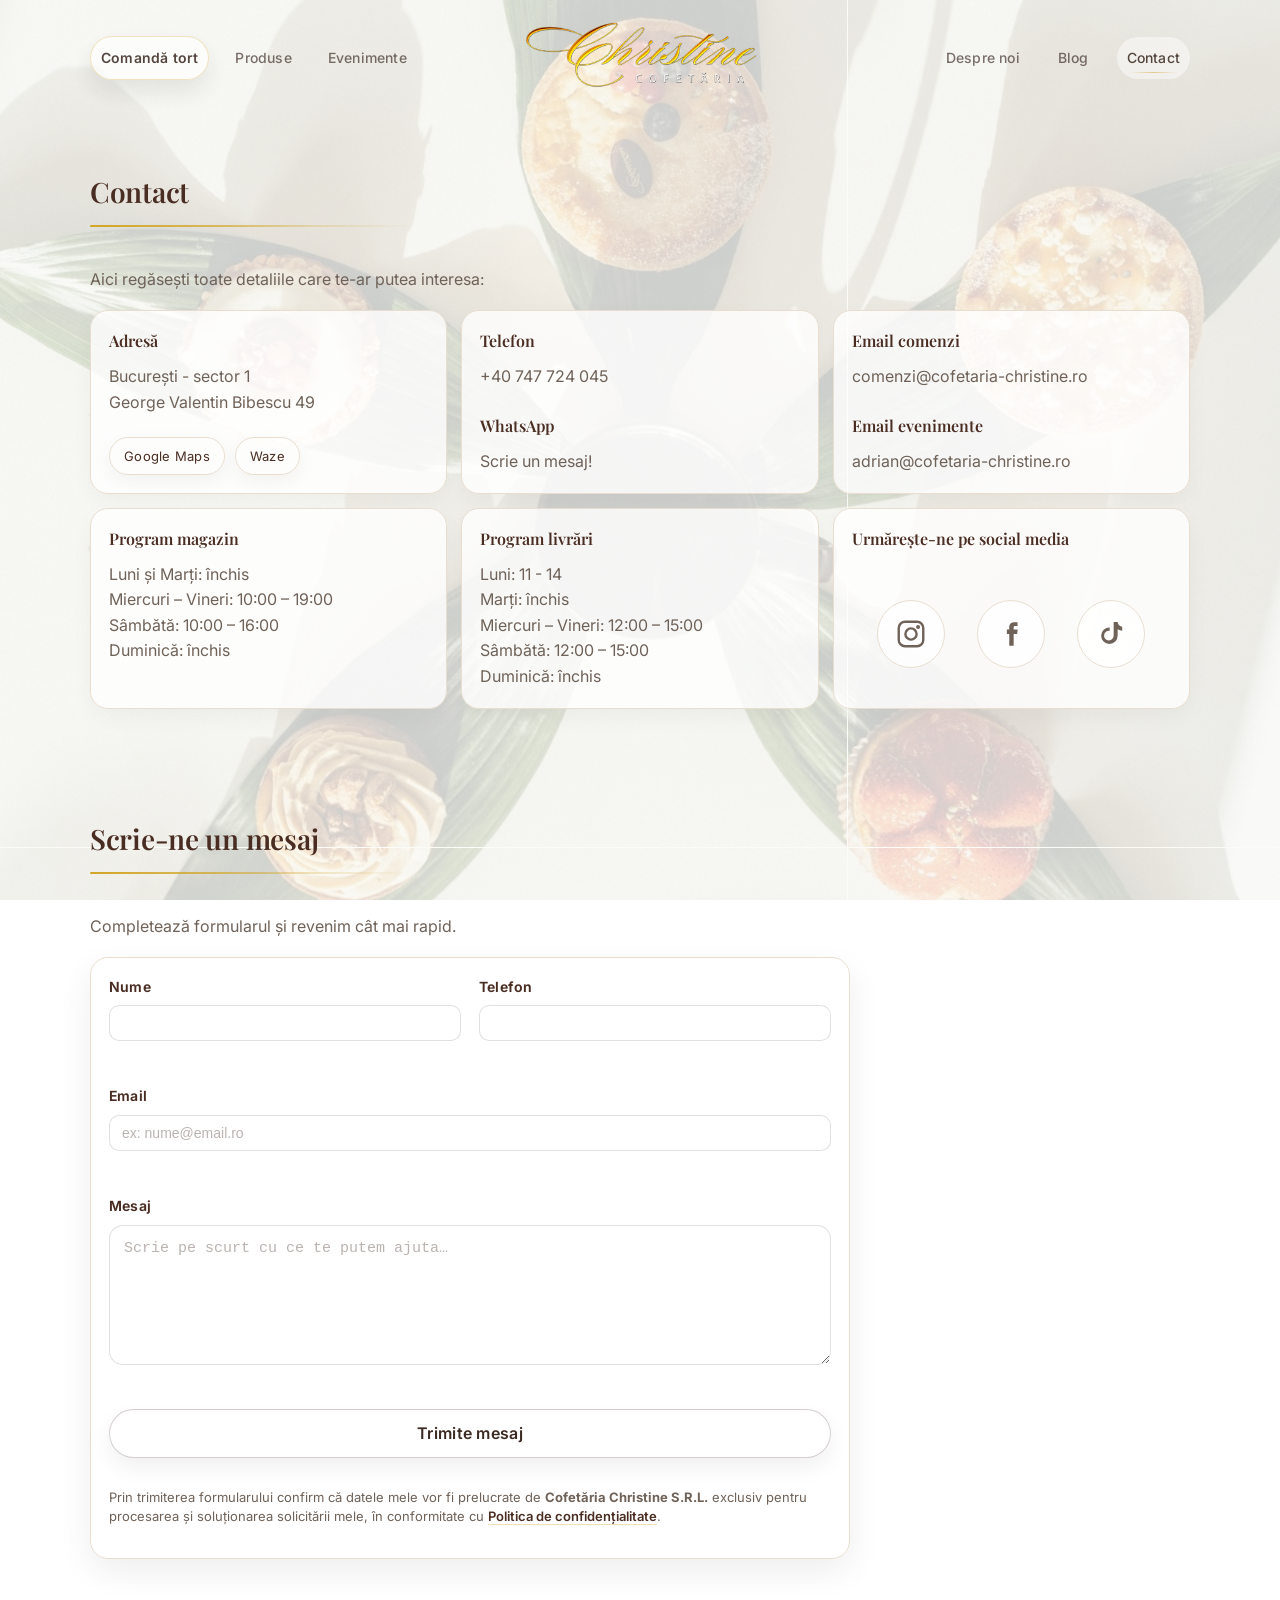
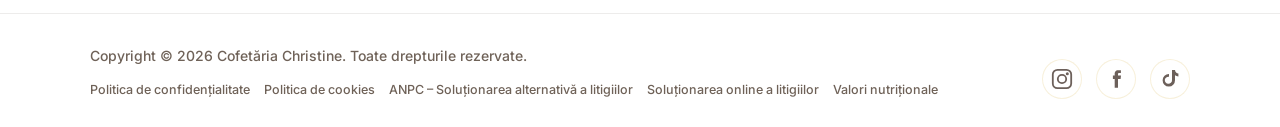
<file: contact.html>
<!doctype html>
<html lang="ro">

<head>
    <meta charset="utf-8" />
    <meta name="viewport" content="width=device-width,initial-scale=1" />
    <title>Contact — Cofetăria Christine</title>
    <meta name="description"
        content="Contact Cofetăria Christine — comenzi, evenimente, program și locație în București." />

    <!-- Google Fonts -->
    <link rel="preconnect" href="https://fonts.googleapis.com">
    <link rel="preconnect" href="https://fonts.gstatic.com" crossorigin>
    <link
        href="https://fonts.googleapis.com/css2?family=Inter:wght@300;400;500;600&family=Playfair+Display:wght@500;600;700&display=swap"
        rel="stylesheet">

    <!-- CSS -->
    <link rel="stylesheet" href="style.css" />
    <link rel="stylesheet" href="premium-style.css" />
</head>


<body class="page-contact">
    <header class="header">
        <div class="container header__inner header__inner--split">

            <!-- LEFT NAV -->
            <nav class="nav nav--desktop nav--left" aria-label="Navigație principală stânga">
                <a class="nav__link nav__link--cta" href="comanda-tort.html">Comandă tort</a>
                <a class="nav__link" href="produse.html">Produse</a>
                <a class="nav__link" href="evenimente.html">Evenimente</a>
            </nav>

            <!-- LOGO -->
            <a class="brand brand--center" href="index.html" aria-label="Cofetăria Christine">
                <img class="brand__logo" src="assets/img/logo.png" alt="Cofetăria Christine" />
            </a>

            <!-- RIGHT NAV -->
            <nav class="nav nav--desktop nav--right" aria-label="Navigație secundară dreapta">
                <a class="nav__link" href="despre-noi.html">Despre noi</a>
                <a class="nav__link" href="blog.html">Blog</a>
                <a class="nav__link" href="contact.html" aria-current="page">Contact</a>
            </nav>

            <!-- Hamburger (mobil) -->
            <button class="menu-btn" type="button" aria-label="Deschide meniul" aria-controls="mobileMenu"
                aria-expanded="false">
                <span></span><span></span><span></span>
            </button>

        </div>

        <!-- NAV mobil -->
        <nav id="mobileMenu" class="nav-mobile" aria-label="Meniu mobil" hidden>
            <div class="container nav-mobile__inner">
                <a class="nav__link" href="despre-noi.html">Despre noi</a>
                <a class="nav__link" href="produse.html">Produse</a>
                <a class="nav__link" href="evenimente.html">Evenimente</a>
                <a class="nav__link" href="blog.html">Blog</a>
                <a class="nav__link" href="contact.html" aria-current="page">Contact</a>
                <a class="nav__link nav__link--cta" href="comanda-tort.html">Comandă tort</a>
            </div>
        </nav>
    </header>

    <main>

        <!-- HERO CONTACT -->
        <section class="section">
            <div class="container">
                <div class="section__head">
                    <h2>Contact</h2>
                    <p>Aici regăsești toate detaliile care te-ar putea interesa:</p>
                </div>

                <!-- INFO CONTACT -->
                <div class="grid contact-grid">

                    <article class="card">
                        <h3>Adresă</h3>
                        <p>
                            București - sector 1<br>
                            George Valentin Bibescu 49<br>
                        </p>

                        <div class="address-actions">
                            <a class="btn btn--ghost btn--small" target="_blank" rel="noopener"
                                href="https://www.google.com/maps/search/?api=1&query=George+Valentin+Bibescu+49+Bucuresti">
                                Google Maps
                            </a>

                            <a class="btn btn--ghost btn--small" target="_blank" rel="noopener"
                                href="https://www.waze.com/ul?ll=44.491265,26.084907&navigate=yes">
                                Waze
                            </a>
                        </div>
                    </article>

                    <article class="card">
                        <h3>Telefon</h3>
                        <p>
                            <a href="tel:+40747724045">+40 747 724 045</a>
                        </p>
                        <br>
                        <h3>WhatsApp</h3>
                        <p>
                            <a href="https://wa.me/40747724045" target="_blank" rel="noopener">Scrie un mesaj!</a>
                        </p>
                    </article>

                    <article class="card">
                        <h3>Email comenzi</h3>
                        <p>
                            <a href="mailto:comenzi@cofetaria-christine.ro">comenzi@cofetaria-christine.ro</a>
                        </p>
                        <br>
                        <h3>Email evenimente</h3>
                        <p>
                            <a href="mailto:adrian@cofetaria-christine.ro">adrian@cofetaria-christine.ro</a>
                        </p>
                    </article>

                    <article class="card">
                        <h3>Program magazin</h3>
                        <p>
                            Luni și Marți: închis <br>
                            Miercuri – Vineri: 10:00 – 19:00<br>
                            Sâmbătă: 10:00 – 16:00<br>
                            Duminică: închis
                        </p>
                    </article>

                    <article class="card">
                        <h3>Program livrări</h3>
                        <p>
                            Luni: 11 - 14 <br>
                            Marți: închis <br>
                            Miercuri – Vineri: 12:00 – 15:00<br>
                            Sâmbătă: 12:00 – 15:00<br>
                            Duminică: închis
                        </p>
                    </article>

                    <article class="card">
                        <h3>Urmărește-ne pe social media</h3>

                        <div class="contact-social">
                            <a href="https://instagram.com/cofetariachristine" target="_blank" rel="noopener"
                                aria-label="Instagram">
                                <svg viewBox="0 0 24 24" fill="none" aria-hidden="true">
                                    <path
                                        d="M7.5 2.8h9A4.7 4.7 0 0 1 21.2 7.5v9A4.7 4.7 0 0 1 16.5 21.2h-9A4.7 4.7 0 0 1 2.8 16.5v-9A4.7 4.7 0 0 1 7.5 2.8Z"
                                        stroke="currentColor" stroke-width="1.8" />
                                    <path d="M12 16.2a4.2 4.2 0 1 0 0-8.4 4.2 4.2 0 0 0 0 8.4Z" stroke="currentColor"
                                        stroke-width="1.8" />
                                    <path d="M17.3 6.7h.01" stroke="currentColor" stroke-width="3"
                                        stroke-linecap="round" />
                                </svg>
                            </a>

                            <a href="https://facebook.com/cofetariachristine" target="_blank" rel="noopener"
                                aria-label="Facebook">
                                <svg viewBox="0 0 24 24" fill="none" aria-hidden="true">
                                    <path
                                        d="M14 8.6V7.1c0-.9.6-1.1 1-1.1h1.9V3.2h-2.6c-2.9 0-3.6 2.2-3.6 3.6v1.8H8.9V12h1.8v8.8H14V12h2.6l.4-3.4H14Z"
                                        fill="currentColor" />
                                </svg>
                            </a>

                            <a href="https://www.tiktok.com/@cofetaria_christine?_r=1&_t=ZN-942uora95oE" target="_blank"
                                rel="noopener" aria-label="TikTok">
                                <svg viewBox="0 0 24 24" fill="none" aria-hidden="true">
                                    <path
                                        d="M14 3v10.2a3.6 3.6 0 1 1-3-3.5V7.1a6.2 6.2 0 1 0 6 6.1V8.2c.9.7 2.1 1.2 3.4 1.3V6.6c-1.8-.2-3.2-1.6-3.4-3.6H14Z"
                                        fill="currentColor" />
                                </svg>
                            </a>
                        </div>
                    </article>

                </div>
            </div>
        </section>

        <!-- FORMULAR CONTACT -->
        <section class="section">
            <div class="container">
                <div class="section__head">
                    <h2>Scrie-ne un mesaj</h2>
                    <p>Completează formularul și revenim cât mai rapid.</p>
                </div>

                <form id="contactForm" class="form form--compact" action="send-contact.php" method="post" novalidate>

                    <!-- Anti-spam (honeypot + time) -->
                    <input type="text" name="website" tabindex="-1" autocomplete="off"
                        style="position:absolute; left:-9999px; width:1px; height:1px; opacity:0;" aria-hidden="true">
                    <input type="hidden" name="form_time" id="form_time" value="">

                    <div class="form__row">
                        <label class="field">
                            Nume
                            <input type="text" name="nume" autocomplete="name" required />
                            <small class="field-error" data-error-for="nume"></small>
                        </label>

                        <label class="field">
                            Telefon
                            <input type="tel" name="telefon" autocomplete="tel" required />
                            <small class="field-error" data-error-for="telefon"></small>
                        </label>
                    </div>

                    <label class="field">
                        Email
                        <input type="email" name="email" autocomplete="email" placeholder="ex: nume@email.ro" />
                        <small class="field-error" data-error-for="email"></small>
                    </label>

                    <label class="field">
                        Mesaj
                        <textarea name="mesaj" rows="6" required
                            placeholder="Scrie pe scurt cu ce te putem ajuta…"></textarea>
                        <small class="field-error" data-error-for="mesaj"></small>
                    </label>

                    <button class="btn" type="submit">Trimite mesaj</button>

                    <p class="form-gdpr">
                        Prin trimiterea formularului confirm că datele mele vor fi prelucrate de
                        <strong>Cofetăria Christine S.R.L.</strong> exclusiv pentru procesarea și soluționarea
                        solicitării mele,
                        în conformitate cu <a href="politica-confidentialitate.html" class="link-inline">Politica de
                            confidențialitate</a>.
                    </p>
                </form>
            </div>
        </section>

    </main>

    <!-- FOOTER -->
    <footer class="footer--premium">
        <div class="container">
            <div class="footer__premium-inner">

                <div class="footer__left">
                    <div class="footer__copyright">
                        Copyright © <span id="year"></span> Cofetăria Christine. Toate drepturile rezervate.
                    </div>

                    <div class="footer__links">
                        <a href="politica-confidentialitate.html">Politica de confidențialitate</a>
                        <a href="politica-cookies.html">Politica de cookies</a>

                        <a href="https://reclamatiisal.anpc.ro" target="_blank" rel="noopener">
                            ANPC – Soluționarea alternativă a litigiilor
                        </a>

                        <a href="https://consumer-redress.ec.europa.eu/site-relocation_en" target="_blank"
                            rel="noopener">
                            Soluționarea online a litigiilor
                        </a>

                        <a href="https://jurnalnutritional.ro/restaurant/6406daed0e2ca49d1d1c0c90/" target="_blank"
                            rel="noopener">
                            Valori nutriționale
                        </a>
                    </div>
                </div>

                <div class="footer__right" aria-label="Social media">
                    <a href="https://instagram.com/cofetariachristine" target="_blank" rel="noopener"
                        data-tip="Instagram" aria-label="Instagram">
                        <svg viewBox="0 0 24 24" fill="none" aria-hidden="true">
                            <path
                                d="M7.5 2.8h9A4.7 4.7 0 0 1 21.2 7.5v9A4.7 4.7 0 0 1 16.5 21.2h-9A4.7 4.7 0 0 1 2.8 16.5v-9A4.7 4.7 0 0 1 7.5 2.8Z"
                                stroke="currentColor" stroke-width="1.8" />
                            <path d="M12 16.2a4.2 4.2 0 1 0 0-8.4 4.2 4.2 0 0 0 0 8.4Z" stroke="currentColor"
                                stroke-width="1.8" />
                            <path d="M17.3 6.7h.01" stroke="currentColor" stroke-width="3" stroke-linecap="round" />
                        </svg>
                    </a>

                    <a href="https://facebook.com/cofetariachristine" target="_blank" rel="noopener" data-tip="Facebook"
                        aria-label="Facebook">
                        <svg viewBox="0 0 24 24" fill="none" aria-hidden="true">
                            <path
                                d="M14 8.6V7.1c0-.9.6-1.1 1-1.1h1.9V3.2h-2.6c-2.9 0-3.6 2.2-3.6 3.6v1.8H8.9V12h1.8v8.8H14V12h2.6l.4-3.4H14Z"
                                fill="currentColor" />
                        </svg>
                    </a>

                    <a href="https://www.tiktok.com/@cofetaria_christine?_r=1&_t=ZN-942uora95oE" target="_blank"
                        rel="noopener" data-tip="TikTok" aria-label="TikTok">
                        <svg viewBox="0 0 24 24" fill="none" aria-hidden="true">
                            <path
                                d="M14 3v10.2a3.6 3.6 0 1 1-3-3.5V7.1a6.2 6.2 0 1 0 6 6.1V8.2c.9.7 2.1 1.2 3.4 1.3V6.6c-1.8-.2-3.2-1.6-3.4-3.6H14Z"
                                fill="currentColor" />
                        </svg>
                    </a>
                </div>

            </div>
        </div>
    </footer>

    <!-- YEAR -->
    <script>
        const y = document.getElementById("year");
        if (y) y.textContent = new Date().getFullYear();
    </script>

    <!-- MOBILE MENU -->
    <script>
        const btn = document.querySelector(".menu-btn");
        const menu = document.getElementById("mobileMenu");

        if (btn && menu) {
            btn.addEventListener("click", () => {
                const isOpen = !menu.hasAttribute("hidden");
                if (isOpen) {
                    menu.setAttribute("hidden", "");
                    btn.setAttribute("aria-expanded", "false");
                } else {
                    menu.removeAttribute("hidden");
                    btn.setAttribute("aria-expanded", "true");
                }
            });

            menu.addEventListener("click", (e) => {
                const link = e.target.closest("a");
                if (!link) return;
                menu.setAttribute("hidden", "");
                btn.setAttribute("aria-expanded", "false");
            });

            document.addEventListener("keydown", (e) => {
                if (e.key === "Escape") {
                    menu.setAttribute("hidden", "");
                    btn.setAttribute("aria-expanded", "false");
                }
            });
        }
    </script>

    <!-- HEADER SCROLLED -->
    <script>
        document.addEventListener("DOMContentLoaded", () => {
            const header = document.querySelector(".header");
            if (!header) return;

            const toggleHeader = () => {
                header.classList.toggle("header--scrolled", window.scrollY > 10);
            };

            toggleHeader();
            window.addEventListener("scroll", toggleHeader, { passive: true });
        });
    </script>

    <!-- FORM TIME (anti-spam) -->
    <script>
        (function () {
            const ft = document.getElementById("form_time");
            if (ft) ft.value = String(Math.round(performance.timeOrigin + performance.now()));
        })();
    </script>

</body>

</html>
</file>
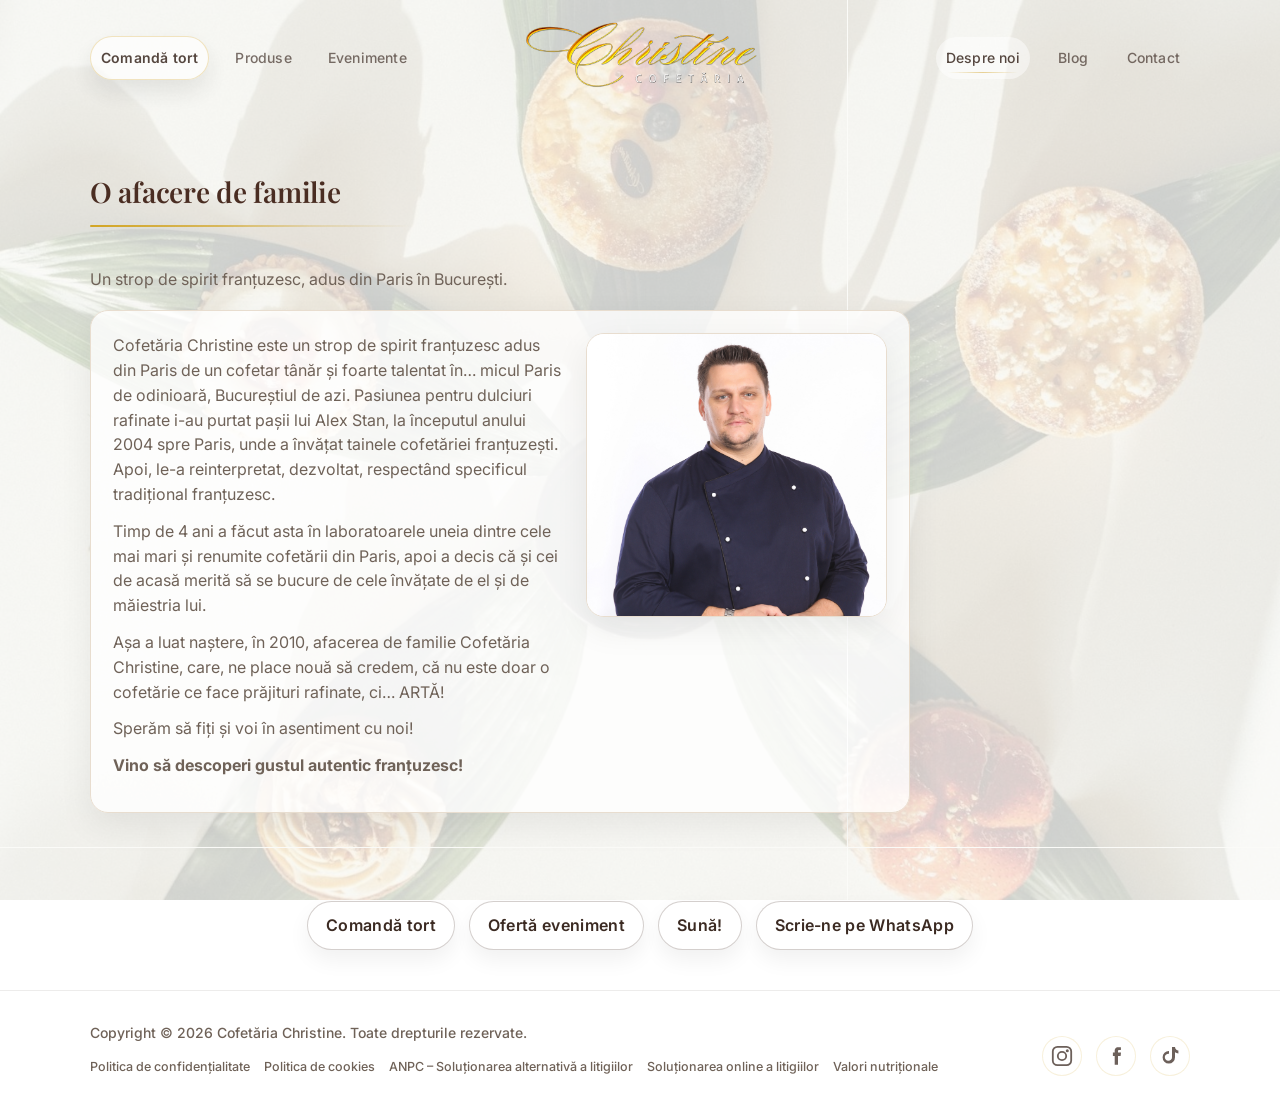
<file: despre-noi.html>
<!doctype html>
<html lang="ro">

<head>
    <meta charset="utf-8" />
    <meta name="viewport" content="width=device-width,initial-scale=1" />
    <title>Evenimente — Cofetăria Christine</title>
    <meta name="description"
        content="Candy bar, tort nuntă și tort botez — Cofetăria Christine, București. Degustare, livrare și montaj." />

    <!-- Google Fonts -->
    <link rel="preconnect" href="https://fonts.googleapis.com">
    <link rel="preconnect" href="https://fonts.gstatic.com" crossorigin>
    <link
        href="https://fonts.googleapis.com/css2?family=Inter:wght@300;400;500;600&family=Playfair+Display:wght@500;600;700&display=swap"
        rel="stylesheet">

    <!-- CSS -->
    <link rel="stylesheet" href="style.css" />
    <link rel="stylesheet" href="premium-style.css" />
</head>

<body class="page-despre-noi">
    <header class="header">
        <div class="container header__inner header__inner--split">

            <!-- LEFT NAV (acum cu CTA) -->
            <nav class="nav nav--desktop nav--left" aria-label="Navigație principală stânga">
                <a class="nav__link nav__link--cta" href="comanda-tort.html">Comandă tort</a>
                <a class="nav__link" href="produse.html">Produse</a>
                <a class="nav__link" href="evenimente.html">Evenimente</a>
            </nav>

            <!-- LOGO -->
            <a class="brand brand--center" href="index.html" aria-label="Cofetăria Christine">
                <img class="brand__logo" src="assets/img/logo.png" alt="Cofetăria Christine" />
            </a>

            <!-- RIGHT NAV -->
            <nav class="nav nav--desktop nav--right" aria-label="Navigație secundară dreapta">
                <a class="nav__link" href="despre-noi.html" aria-current="page">Despre noi</a>
                <a class="nav__link" href="blog.html">Blog</a>
                <a class="nav__link" href="contact.html">Contact</a>
            </nav>

            <!-- Hamburger (mobil) — păstrezi exact ca înainte -->
            <button class="menu-btn" type="button" aria-label="Deschide meniul" aria-controls="mobileMenu"
                aria-expanded="false">
                <span></span><span></span><span></span>
            </button>

        </div>

        <!-- NAV mobil (dropdown) — lasă-l EXACT cum îl ai acum -->
        <nav id="mobileMenu" class="nav-mobile" aria-label="Meniu mobil" hidden>
            <div class="container nav-mobile__inner">
                <a class="nav__link" href="despre-noi.html" aria-current="page">Despre noi</a>
                <a class="nav__link" href="produse.html">Produse</a>
                <a class="nav__link" href="evenimente.html">Evenimente</a>
                <a class="nav__link" href="blog.html">Blog</a>
                <a class="nav__link" href="contact.html">Contact</a>
                <a class="nav__link nav__link--cta" href="comanda-tort.html">Comandă tort</a>
            </div>
        </nav>
    </header>

    <main>
        <section class="section">
            <div class="container">
                <div class="section__head">
                    <h2>O afacere de familie</h2>
                    <p>Un strop de spirit franțuzesc, adus din Paris în București.</p>
                </div>

                <article class="post post--about">
                    <div class="about-grid">

                        <div class="about-text">
                            <p>
                                Cofetăria Christine este un strop de spirit franțuzesc adus din Paris de un cofetar
                                tânăr și
                                foarte talentat în… micul Paris de odinioară, Bucureștiul de azi. Pasiunea pentru
                                dulciuri rafinate
                                i-au purtat pașii lui Alex Stan, la începutul anului 2004 spre Paris, unde a învățat
                                tainele cofetăriei
                                franțuzești. Apoi, le-a reinterpretat, dezvoltat, respectând specificul tradițional
                                franțuzesc.
                            </p>

                            <p>
                                Timp de 4 ani a făcut asta în laboratoarele uneia dintre cele mai mari și renumite
                                cofetării din
                                Paris, apoi a decis că și cei de acasă merită să se bucure de cele învățate de el și de
                                măiestria lui.
                            </p>

                            <p>
                                Așa a luat naștere, în 2010, afacerea de familie Cofetăria Christine, care, ne place
                                nouă să credem,
                                că nu este doar o cofetărie ce face prăjituri rafinate, ci… ARTĂ!
                            </p>

                            <p>Sperăm să fiți și voi în asentiment cu noi!</p>

                            <p><strong>Vino să descoperi gustul autentic franțuzesc!</strong></p>
                        </div>

                        <figure class="about-photo">
                            <img src="assets/img/alex-stan.jpg" alt="Alex Stan, cofetar Cofetăria Christine">

                        </figure>

                    </div>


                </article>

            </div>
        </section>
        <section class="section cta-section">
            <div class="container">
                <div class="cta-card" aria-label="Acțiuni rapide">
                    <div class="actions cta-actions">
                        <a class="btn btn--gold" href="comanda-tort.html">Comandă tort</a>
                        <a class="btn btn--ghost" href="comanda-tort.html">Ofertă eveniment</a>
                        <a class="btn btn--ghost" href="tel:+40747724045">Sună!</a>
                        <a class="btn btn--ghost" href="https://wa.me/40747724045" target="_blank" rel="noopener">
                            Scrie-ne pe WhatsApp
                        </a>
                    </div>
                </div>
            </div>
        </section>

        <footer class="footer--premium">
            <div class="container">
                <div class="footer__premium-inner">

                    <div class="footer__left">
                        <div class="footer__copyright">
                            Copyright © <span id="year"></span> Cofetăria Christine. Toate drepturile rezervate.
                        </div>

                        <div class="footer__links">
                            <a href="politica-confidentialitate.html">Politica de confidențialitate</a>

                            <a href="politica-cookies.html">Politica de cookies</a>

                            <a href="https://reclamatiisal.anpc.ro" target="_blank" rel="noopener">
                                ANPC – Soluționarea alternativă a litigiilor
                            </a>

                            <a href="https://consumer-redress.ec.europa.eu/site-relocation_en" target="_blank"
                                rel="noopener">
                                Soluționarea online a litigiilor
                            </a>

                            <a href="https://jurnalnutritional.ro/restaurant/6406daed0e2ca49d1d1c0c90/" target="_blank"
                                rel="noopener">
                                Valori nutriționale
                            </a>
                        </div>
                    </div>

                    <!-- IMPORTANT: iconițele trebuie să fie AICI, ca frate al footer__left -->
                    <div class="footer__right" aria-label="Social media">
                        <a href="https://instagram.com/cofetariachristine" target="_blank" rel="noopener"
                            data-tip="Instagram" aria-label="Instagram">
                            <svg viewBox="0 0 24 24" fill="none" aria-hidden="true">
                                <path
                                    d="M7.5 2.8h9A4.7 4.7 0 0 1 21.2 7.5v9A4.7 4.7 0 0 1 16.5 21.2h-9A4.7 4.7 0 0 1 2.8 16.5v-9A4.7 4.7 0 0 1 7.5 2.8Z"
                                    stroke="currentColor" stroke-width="1.8" />
                                <path d="M12 16.2a4.2 4.2 0 1 0 0-8.4 4.2 4.2 0 0 0 0 8.4Z" stroke="currentColor"
                                    stroke-width="1.8" />
                                <path d="M17.3 6.7h.01" stroke="currentColor" stroke-width="3" stroke-linecap="round" />
                            </svg>
                        </a>

                        <a href="https://facebook.com/cofetariachristine" target="_blank" rel="noopener"
                            data-tip="Facebook" aria-label="Facebook">
                            <svg viewBox="0 0 24 24" fill="none" aria-hidden="true">
                                <path
                                    d="M14 8.6V7.1c0-.9.6-1.1 1-1.1h1.9V3.2h-2.6c-2.9 0-3.6 2.2-3.6 3.6v1.8H8.9V12h1.8v8.8H14V12h2.6l.4-3.4H14Z"
                                    fill="currentColor" />
                            </svg>
                        </a>

                        <a href="https://www.tiktok.com/@cofetaria_christine?_r=1&_t=ZN-942uora95oE" target="_blank"
                            rel="noopener" data-tip="TikTok" aria-label="TikTok">
                            <svg viewBox="0 0 24 24" fill="none" aria-hidden="true">
                                <path
                                    d="M14 3v10.2a3.6 3.6 0 1 1-3-3.5V7.1a6.2 6.2 0 1 0 6 6.1V8.2c.9.7 2.1 1.2 3.4 1.3V6.6c-1.8-.2-3.2-1.6-3.4-3.6H14Z"
                                    fill="currentColor" />
                            </svg>
                        </a>
                    </div>

                </div>
            </div>
        </footer>


    </main>

    <script>
        const y = document.getElementById("year");
        if (y) y.textContent = new Date().getFullYear();
    </script>
    <script>
        const btn = document.querySelector(".menu-btn");
        const menu = document.getElementById("mobileMenu");

        if (btn && menu) {
            btn.addEventListener("click", () => {
                const isOpen = !menu.hasAttribute("hidden");
                if (isOpen) {
                    menu.setAttribute("hidden", "");
                    btn.setAttribute("aria-expanded", "false");
                } else {
                    menu.removeAttribute("hidden");
                    btn.setAttribute("aria-expanded", "true");
                }
            });

            // închide meniul când dai click pe un link
            menu.addEventListener("click", (e) => {
                const link = e.target.closest("a");
                if (!link) return;
                menu.setAttribute("hidden", "");
                btn.setAttribute("aria-expanded", "false");
            });

            // ESC închide
            document.addEventListener("keydown", (e) => {
                if (e.key === "Escape") {
                    menu.setAttribute("hidden", "");
                    btn.setAttribute("aria-expanded", "false");
                }
            });
        }
    </script>
    <script>
        document.addEventListener("DOMContentLoaded", () => {
            const header = document.querySelector(".header");
            if (!header) return;

            const toggleHeader = () => {
                header.classList.toggle("header--scrolled", window.scrollY > 10);
            };

            toggleHeader(); // ca să se seteze corect și după refresh la mijlocul paginii
            window.addEventListener("scroll", toggleHeader, { passive: true });
        });
    </script>
</body>

</html>
</file>
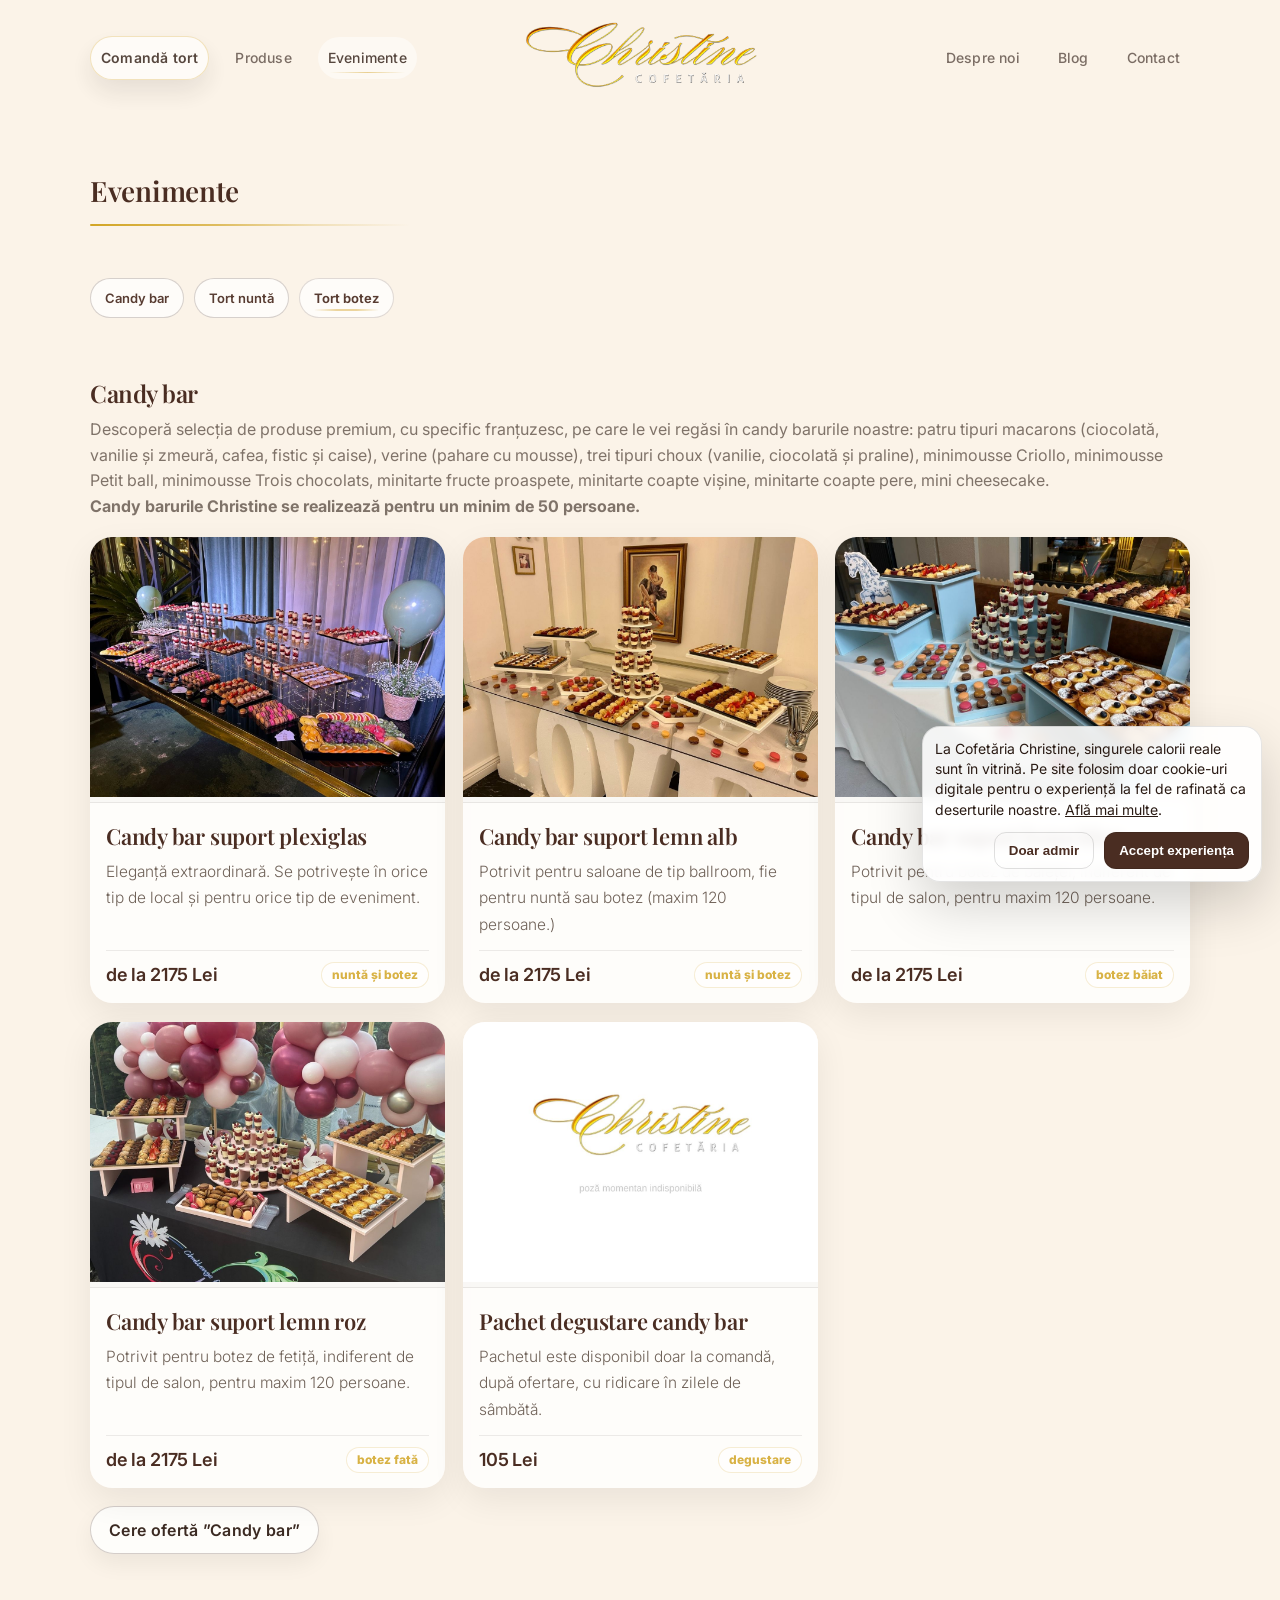
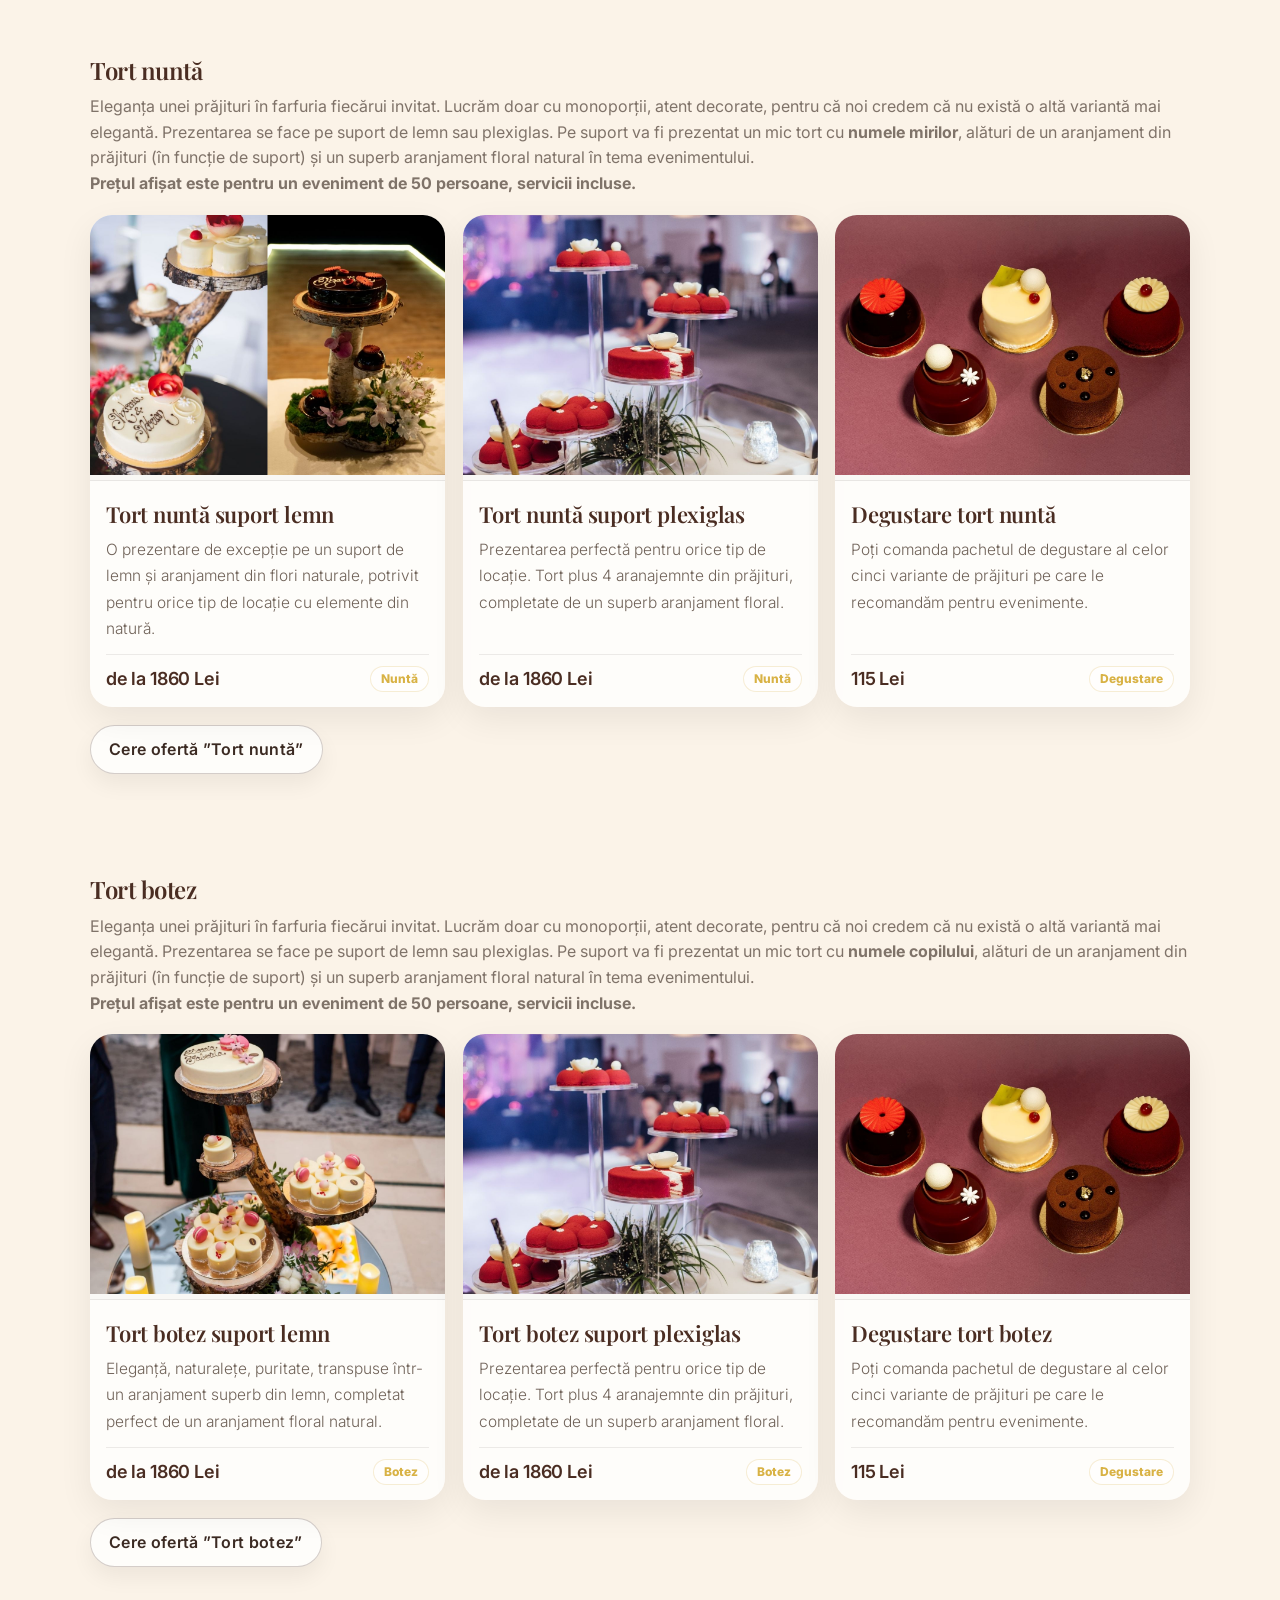
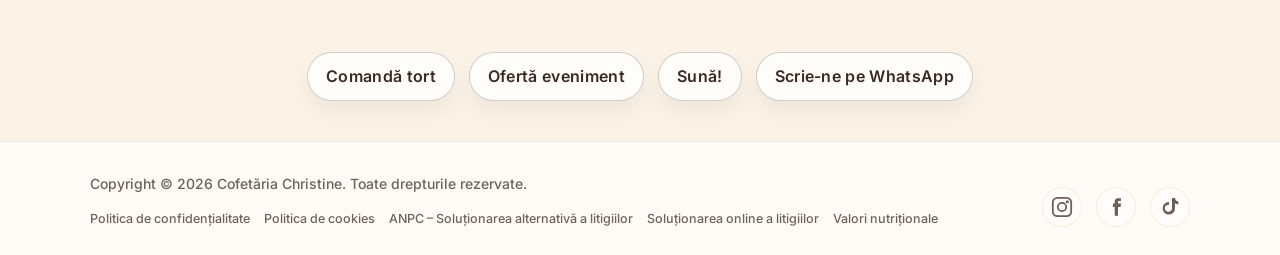
<file: evenimente.html>
<!doctype html>
<html lang="ro">

<head>
    <meta charset="utf-8" />
    <meta name="viewport" content="width=device-width,initial-scale=1" />
    <title>Evenimente — Cofetăria Christine</title>
    <meta name="description"
        content="Candy bar, tort nuntă și tort botez — Cofetăria Christine, București. Degustare, livrare și montaj." />

    <!-- Google Fonts -->
    <link rel="preconnect" href="https://fonts.googleapis.com">
    <link rel="preconnect" href="https://fonts.gstatic.com" crossorigin>
    <link
        href="https://fonts.googleapis.com/css2?family=Inter:wght@300;400;500;600&family=Playfair+Display:wght@500;600;700&display=swap"
        rel="stylesheet">

    <!-- CSS -->
    <link rel="stylesheet" href="style.css" />
    <link rel="stylesheet" href="premium-style.css" />
</head>

<body class="page-evenimente">

    <header class="header">
        <div class="container header__inner header__inner--split">

            <!-- LEFT NAV (acum cu CTA) -->
            <nav class="nav nav--desktop nav--left" aria-label="Navigație principală stânga">
                <a class="nav__link nav__link--cta" href="comanda-tort.html">Comandă tort</a>
                <a class="nav__link" href="produse.html">Produse</a>
                <a class="nav__link" href="evenimente.html" aria-current="page">Evenimente</a>
            </nav>

            <!-- LOGO -->
            <a class="brand brand--center" href="index.html" aria-label="Cofetăria Christine">
                <img class="brand__logo" src="assets/img/logo.png" alt="Cofetăria Christine" />
            </a>

            <!-- RIGHT NAV -->
            <nav class="nav nav--desktop nav--right" aria-label="Navigație secundară dreapta">
                <a class="nav__link" href="despre-noi.html">Despre noi</a>
                <a class="nav__link" href="blog.html">Blog</a>
                <a class="nav__link" href="contact.html">Contact</a>
            </nav>

            <!-- Hamburger (mobil) — păstrezi exact ca înainte -->
            <button class="menu-btn" type="button" aria-label="Deschide meniul" aria-controls="mobileMenu"
                aria-expanded="false">
                <span></span><span></span><span></span>
            </button>

        </div>

        <!-- NAV mobil (dropdown) — lasă-l EXACT cum îl ai acum -->
        <nav id="mobileMenu" class="nav-mobile" aria-label="Meniu mobil" hidden>
            <div class="container nav-mobile__inner">
                <a class="nav__link" href="despre-noi.html">Despre noi</a>
                <a class="nav__link" href="produse.html">Produse</a>
                <a class="nav__link" href="evenimente.html" aria-current="page">Evenimente</a>
                <a class="nav__link" href="blog.html">Blog</a>
                <a class="nav__link" href="contact.html">Contact</a>
                <a class="nav__link nav__link--cta" href="comanda-tort.html">Comandă tort</a>
            </div>
        </nav>
    </header>

    <main>
        <br>
        <!-- HERO -->
        <section class="section section--hero">
            <div class="container">
                <div class="section__head">
                    <h2>Evenimente</h2>

                </div>
            </div>
        </section>

        <!-- SUBMENIU STICKY (chips) - IDENTIC cu Produse -->
        <div class="products-subnav" role="navigation" aria-label="Categorii evenimente">
            <div class="container products-subnav__inner">
                <div class="category-nav">
                    <a class="chip" href="#candybar">Candy bar</a>
                    <a class="chip" href="#tort-nunta">Tort nuntă</a>
                    <a class="chip" href="#tort-botez">Tort botez</a>
                </div>
            </div>
        </div>
        </div>

        <!-- CANDY BAR -->
        <section id="candybar" class="category">
            <div class="container">
                <div class="category__head">
                    <h2>Candy bar</h2>
                    <p>Descoperă selecția de produse premium, cu specific franțuzesc, pe care le vei regăsi în candy
                        barurile noastre:
                        patru tipuri macarons (ciocolată, vanilie și zmeură, cafea, fistic și caise), verine (pahare cu
                        mousse), trei tipuri choux (vanilie, ciocolată și praline), minimousse Criollo, minimousse
                        Petit ball, minimousse
                        Trois chocolats, minitarte fructe proaspete, minitarte coapte vișine, minitarte coapte pere,
                        mini cheesecake. <br>
                        <strong>Candy barurile Christine se realizează pentru un minim de 50 persoane.</strong>
                    </p>
                </div>

                <div class="products-grid">
                    <article class="product-card">
                        <div class="product-card__media">
                            <img src="assets/img/candy-bar-suport-plexiglas.jpg" alt="Candy bar suport plexiglas"
                                loading="lazy">
                        </div>
                        <div class="product-card__body">
                            <h3 class="product-card__title">Candy bar suport plexiglas</h3>
                            <p class="product-card__desc">Eleganță extraordinară. Se potrivește în orice tip de local și
                                pentru orice tip de eveniment.
                            </p>
                            <div class="product-card__meta">
                                <span class="price">de la 2175 Lei</span>
                                <span class="badge">nuntă și botez</span>
                            </div>
                        </div>
                    </article>

                    <article class="product-card">
                        <div class="product-card__media">
                            <img src="assets/img/candy-bar-suport-lemn-alb.jpg" alt="Candy bar suport lemn alb"
                                loading="lazy">
                        </div>
                        <div class="product-card__body">
                            <h3 class="product-card__title">Candy bar suport lemn alb</h3>
                            <p class="product-card__desc">Potrivit pentru saloane de
                                tip ballroom, fie pentru nuntă sau botez (maxim 120 persoane.)</p>
                            <div class="product-card__meta">
                                <span class="price">de la 2175 Lei</span>
                                <span class="badge">nuntă și botez</span>
                            </div>
                        </div>
                    </article>

                    <article class="product-card">
                        <div class="product-card__media">
                            <img src="assets/img/candy-bar-suport-lemn-bleu.jpg" alt="Candy bar suport lemn bleu"
                                loading="lazy">
                        </div>
                        <div class="product-card__body">
                            <h3 class="product-card__title">Candy bar suport lemn bleu</h3>
                            <p class="product-card__desc">Potrivit pentru botez de băiețel, indiferent de tipul de
                                salon, pentru maxim 120 persoane.</p>
                            <div class="product-card__meta">
                                <span class="price">de la 2175 Lei</span>
                                <span class="badge">botez băiat</span>
                            </div>
                        </div>
                    </article>
                    <article class="product-card">
                        <div class="product-card__media">
                            <img src="assets/img/candy-bar-suport-lemn-roz.jpg" alt="Candy bar suport lemn roz"
                                loading="lazy">
                        </div>
                        <div class="product-card__body">
                            <h3 class="product-card__title">Candy bar suport lemn roz</h3>
                            <p class="product-card__desc">Potrivit pentru botez de fetiță, indiferent de tipul de
                                salon, pentru maxim 120 persoane.</p>
                            <div class="product-card__meta">
                                <span class="price">de la 2175 Lei</span>
                                <span class="badge">botez fată</span>
                            </div>
                        </div>
                    </article>
                    <article class="product-card">
                        <div class="product-card__media">
                            <img src="assets/img/poză-indisponibilă.jpg" alt="Pachet degustare candy bar"
                                loading="lazy">
                        </div>
                        <div class="product-card__body">
                            <h3 class="product-card__title">Pachet degustare candy bar</h3>
                            <p class="product-card__desc">Pachetul este disponibil doar la comandă, după ofertare, cu
                                ridicare în
                                zilele de sâmbătă.</p>
                            <div class="product-card__meta">
                                <span class="price">105 Lei</span>
                                <span class="badge">degustare</span>
                            </div>
                        </div>
                    </article>
                </div>

                <div style="margin-top:18px;">
                    <a class="btn btn--ghost" href="comanda-tort.html?produs=Candy%20bar">Cere ofertă ”Candy bar”</a>
                </div>
            </div>
        </section>

        <!-- TORT NUNTĂ -->
        <section id="tort-nunta" class="category">
            <div class="container">
                <div class="category__head">
                    <h2>Tort nuntă</h2>
                    <p>Eleganța unei prăjituri în farfuria fiecărui invitat. Lucrăm doar cu monoporții, atent decorate,
                        pentru că noi
                        credem că nu există o altă variantă mai elegantă. Prezentarea se face pe suport de lemn sau
                        plexiglas. Pe suport va fi prezentat un mic tort cu <strong>numele mirilor</strong>, alături de
                        un aranjament din
                        prăjituri (în funcție de suport) și un superb aranjament floral natural în tema evenimentului.
                        <br>
                        <strong>Prețul afișat este pentru un eveniment de 50 persoane, servicii incluse.</strong>
                    </p>
                </div>

                <div class="products-grid">
                    <article class="product-card">
                        <div class="product-card__media">
                            <img src="assets/img/tort nunta suport lemn.jpg" alt="Tort nuntă suport lemn"
                                loading="lazy">
                        </div>
                        <div class="product-card__body">
                            <h3 class="product-card__title">Tort nuntă suport lemn</h3>
                            <p class="product-card__desc">O prezentare de excepție pe un suport de lemn și aranjament
                                din flori naturale, potrivit pentru orice tip de locație cu elemente din natură.</p>
                            <div class="product-card__meta">
                                <span class="price">de la 1860 Lei</span>
                                <span class="badge">Nuntă</span>
                            </div>
                        </div>
                    </article>

                    <article class="product-card">
                        <div class="product-card__media">
                            <img src="assets/img/tort nunta suport plexiglas.jpg" alt="Tort nuntă suport plexiglas"
                                loading="lazy">
                        </div>
                        <div class="product-card__body">
                            <h3 class="product-card__title">Tort nuntă suport plexiglas</h3>
                            <p class="product-card__desc">Prezentarea perfectă pentru orice tip de locație. Tort plus 4
                                aranajemnte din prăjituri, completate de un superb aranjament floral.</p>
                            <div class="product-card__meta">
                                <span class="price">de la 1860 Lei</span>
                                <span class="badge">Nuntă</span>
                            </div>
                        </div>
                    </article>

                    <article class="product-card">
                        <div class="product-card__media">
                            <img src="assets/img/degustare tort.jpg" alt="Degustare tort nuntă" loading="lazy">
                        </div>
                        <div class="product-card__body">
                            <h3 class="product-card__title">Degustare tort nuntă</h3>
                            <p class="product-card__desc">Poți comanda pachetul de degustare al celor cinci variante de
                                prăjituri pe care le recomandăm pentru evenimente.</p>
                            <div class="product-card__meta">
                                <span class="price">115 Lei</span>
                                <span class="badge">Degustare</span>
                            </div>
                        </div>
                    </article>
                </div>

                <div style="margin-top:18px;">
                    <a class="btn btn--ghost" href="comanda-tort.html?eveniment=nunta">
                        Cere ofertă ”Tort nuntă”
                    </a>
                </div>
            </div>
        </section>

        <!-- TORT BOTEZ -->
        <section id="tort-botez" class="category">
            <div class="container">
                <div class="category__head">
                    <h2>Tort botez</h2>
                    <p>Eleganța unei prăjituri în farfuria fiecărui invitat. Lucrăm doar cu monoporții, atent decorate,
                        pentru că noi
                        credem că nu există o altă variantă mai elegantă. Prezentarea se face pe suport de lemn sau
                        plexiglas. Pe suport va fi prezentat un mic tort cu <strong>numele copilului</strong>, alături
                        de un aranjament
                        din
                        prăjituri (în funcție de suport) și un superb aranjament floral natural în tema evenimentului.
                        <br>
                        <strong>Prețul afișat este pentru un eveniment de 50 persoane, servicii incluse.</strong>
                    </p>
                </div>

                <div class="products-grid">
                    <article class="product-card">
                        <div class="product-card__media">
                            <img src="assets/img/tort botez suport lemn.jpg" alt="Tort botez suport lemn"
                                loading="lazy">
                        </div>
                        <div class="product-card__body">
                            <h3 class="product-card__title">Tort botez suport lemn</h3>
                            <p class="product-card__desc">Eleganță, naturalețe, puritate, transpuse într-un aranjament
                                superb din lemn, completat perfect de un aranjament floral
                                natural.
                            </p>
                            <div class="product-card__meta">
                                <span class="price">de la 1860 Lei</span>
                                <span class="badge">Botez</span>
                            </div>
                        </div>
                    </article>

                    <article class="product-card">
                        <div class="product-card__media">
                            <img src="assets/img/tort nunta suport plexiglas.jpg" alt="Tort botez suport plexiglas"
                                loading="lazy">
                        </div>
                        <div class="product-card__body">
                            <h3 class="product-card__title">Tort botez suport plexiglas</h3>
                            <p class="product-card__desc">Prezentarea perfectă pentru orice tip de locație. Tort plus 4
                                aranajemnte din prăjituri, completate de un superb aranjament floral.</p>
                            <div class="product-card__meta">
                                <span class="price">de la 1860 Lei</span>
                                <span class="badge">Botez</span>
                            </div>
                        </div>
                    </article>

                    <article class="product-card">
                        <div class="product-card__media">
                            <img src="assets/img/degustare tort.jpg" alt="Degustare tort botez" loading="lazy">
                        </div>
                        <div class="product-card__body">
                            <h3 class="product-card__title">Degustare tort botez</h3>
                            <p class="product-card__desc">Poți comanda pachetul de degustare al celor cinci variante de
                                prăjituri pe care le recomandăm pentru evenimente.</p>
                            <div class="product-card__meta">
                                <span class="price">115 Lei</span>
                                <span class="badge">Degustare</span>
                            </div>
                        </div>
                    </article>
                </div>

                <div style="margin-top:18px;">
                    <a class="btn btn--ghost" href="comanda-tort.html?eveniment=botez">
                        Cere ofertă ”Tort botez”
                    </a>
                </div>
            </div>
        </section>

        <!-- CTA (buttons only) -->
        <section class="section cta-section">
            <div class="container">
                <div class="cta-card" aria-label="Acțiuni rapide">
                    <div class="actions cta-actions">
                        <a class="btn btn--gold" href="comanda-tort.html">Comandă tort</a>
                        <a class="btn btn--ghost" href="comanda-tort.html">Ofertă eveniment</a>
                        <a class="btn btn--ghost" href="tel:+40747724045">Sună!</a>
                        <a class="btn btn--ghost" href="https://wa.me/40747724045" target="_blank" rel="noopener">
                            Scrie-ne pe WhatsApp
                        </a>
                    </div>
                </div>
            </div>
        </section>

        <!-- FOOTER -->
        <footer class="footer--premium">
            <div class="container">
                <div class="footer__premium-inner">

                    <div class="footer__left">
                        <div class="footer__copyright">
                            Copyright © <span id="year"></span> Cofetăria Christine. Toate drepturile rezervate.
                        </div>

                        <div class="footer__links">
                            <a href="politica-confidentialitate.html">Politica de confidențialitate</a>

                            <a href="politica-cookies.html">Politica de cookies</a>

                            <a href="https://reclamatiisal.anpc.ro" target="_blank" rel="noopener">
                                ANPC – Soluționarea alternativă a litigiilor
                            </a>

                            <a href="https://consumer-redress.ec.europa.eu/site-relocation_en" target="_blank"
                                rel="noopener">
                                Soluționarea online a litigiilor
                            </a>

                            <a href="https://jurnalnutritional.ro/restaurant/6406daed0e2ca49d1d1c0c90/" target="_blank"
                                rel="noopener">
                                Valori nutriționale
                            </a>
                        </div>
                    </div>

                    <!-- IMPORTANT: iconițele trebuie să fie AICI, ca frate al footer__left -->
                    <div class="footer__right" aria-label="Social media">
                        <a href="https://instagram.com/cofetariachristine" target="_blank" rel="noopener"
                            data-tip="Instagram" aria-label="Instagram">
                            <svg viewBox="0 0 24 24" fill="none" aria-hidden="true">
                                <path
                                    d="M7.5 2.8h9A4.7 4.7 0 0 1 21.2 7.5v9A4.7 4.7 0 0 1 16.5 21.2h-9A4.7 4.7 0 0 1 2.8 16.5v-9A4.7 4.7 0 0 1 7.5 2.8Z"
                                    stroke="currentColor" stroke-width="1.8" />
                                <path d="M12 16.2a4.2 4.2 0 1 0 0-8.4 4.2 4.2 0 0 0 0 8.4Z" stroke="currentColor"
                                    stroke-width="1.8" />
                                <path d="M17.3 6.7h.01" stroke="currentColor" stroke-width="3" stroke-linecap="round" />
                            </svg>
                        </a>

                        <a href="https://facebook.com/cofetariachristine" target="_blank" rel="noopener"
                            data-tip="Facebook" aria-label="Facebook">
                            <svg viewBox="0 0 24 24" fill="none" aria-hidden="true">
                                <path
                                    d="M14 8.6V7.1c0-.9.6-1.1 1-1.1h1.9V3.2h-2.6c-2.9 0-3.6 2.2-3.6 3.6v1.8H8.9V12h1.8v8.8H14V12h2.6l.4-3.4H14Z"
                                    fill="currentColor" />
                            </svg>
                        </a>

                        <a href="https://www.tiktok.com/@cofetaria_christine?_r=1&_t=ZN-942uora95oE" target="_blank"
                            rel="noopener" data-tip="TikTok" aria-label="TikTok">
                            <svg viewBox="0 0 24 24" fill="none" aria-hidden="true">
                                <path
                                    d="M14 3v10.2a3.6 3.6 0 1 1-3-3.5V7.1a6.2 6.2 0 1 0 6 6.1V8.2c.9.7 2.1 1.2 3.4 1.3V6.6c-1.8-.2-3.2-1.6-3.4-3.6H14Z"
                                    fill="currentColor" />
                            </svg>
                        </a>
                    </div>

                </div>
            </div>
        </footer>

    </main>

    <script>
        document.getElementById("year").textContent = new Date().getFullYear();
    </script>
    <script>
        const btn = document.querySelector(".menu-btn");
        const menu = document.getElementById("mobileMenu");

        if (btn && menu) {
            btn.addEventListener("click", () => {
                const isOpen = !menu.hasAttribute("hidden");
                if (isOpen) {
                    menu.setAttribute("hidden", "");
                    btn.setAttribute("aria-expanded", "false");
                } else {
                    menu.removeAttribute("hidden");
                    btn.setAttribute("aria-expanded", "true");
                }
            });

            // închide meniul când dai click pe un link
            menu.addEventListener("click", (e) => {
                const link = e.target.closest("a");
                if (!link) return;
                menu.setAttribute("hidden", "");
                btn.setAttribute("aria-expanded", "false");
            });

            // ESC închide
            document.addEventListener("keydown", (e) => {
                if (e.key === "Escape") {
                    menu.setAttribute("hidden", "");
                    btn.setAttribute("aria-expanded", "false");
                }
            });
        }
    </script>
    <script>
        document.addEventListener("DOMContentLoaded", () => {
            const header = document.querySelector(".header");
            if (!header) return;

            const toggleHeader = () => {
                header.classList.toggle("header--scrolled", window.scrollY > 10);
            };

            toggleHeader(); // ca să se seteze corect și după refresh la mijlocul paginii
            window.addEventListener("scroll", toggleHeader, { passive: true });
        });
    </script>
    <!-- Cookie banner -->
    <div class="cookie" id="cookie">
        <div class="cookie__text">
            La Cofetăria Christine, singurele calorii reale sunt în vitrină.
            Pe site folosim doar cookie-uri digitale pentru o experiență
            la fel de rafinată ca deserturile noastre.
            <a class="cookie__link" href="politica-cookies.html">Află mai multe</a>.
        </div>

        <div class="cookie__actions">
            <button class="cookie__btn cookie__btn--ghost" id="cookieReject" type="button">
                Doar admir
            </button>
            <button class="cookie__btn" id="cookieAccept" type="button">
                Accept experiența
            </button>
        </div>
    </div>

    <script>
        (function () {
            const KEY = "cc_consent_v1";
            const bar = document.getElementById("cookie");
            const accept = document.getElementById("cookieAccept");
            const reject = document.getElementById("cookieReject");

            if (!bar) return;

            const saved = localStorage.getItem(KEY);
            if (saved === "accepted" || saved === "rejected") {
                bar.style.display = "none";
                return;
            }

            function setConsent(value) {
                localStorage.setItem(KEY, value);
                bar.style.display = "none";
            }

            accept && accept.addEventListener("click", () => setConsent("accepted"));
            reject && reject.addEventListener("click", () => setConsent("rejected"));
        })();
    </script>
    <script>
        (() => {
            // rulează pe Produse + Evenimente
            if (!document.body.classList.contains('page-produse') &&
                !document.body.classList.contains('page-evenimente')) return;

            const header = document.querySelector('.header');
            const subnav = document.querySelector('.products-subnav');
            const nav = subnav ? subnav.querySelector('.category-nav') : null;
            const links = nav ? Array.from(nav.querySelectorAll('a.chip[href^="#"]')) : [];
            const sections = links
                .map(a => document.querySelector(a.getAttribute('href')))
                .filter(Boolean);

            if (!header || !subnav || !nav || !links.length || !sections.length) return;

            const getOffset = () => {
                const h = header.getBoundingClientRect().height || 0;
                const s = subnav.getBoundingClientRect().height || 0;
                return Math.round(h + s + 14); // spațiu mic “aer”
            };

            const setActive = (id) => {
                links.forEach(a => a.classList.toggle('is-active', a.getAttribute('href') === '#' + id));
                const active = links.find(a => a.classList.contains('is-active'));
                if (active) active.scrollIntoView({ behavior: 'smooth', inline: 'center', block: 'nearest' });
            };

            // click -> scroll cu offset real
            links.forEach(a => {
                a.addEventListener('click', (e) => {
                    const target = document.querySelector(a.getAttribute('href'));
                    if (!target) return;
                    e.preventDefault();

                    const y = target.getBoundingClientRect().top + window.pageYOffset - getOffset();
                    window.scrollTo({ top: y, behavior: 'smooth' });

                    if (target.id) {
                        setActive(target.id);
                        history.replaceState(null, '', '#' + target.id);
                    }
                });
            });

            let currentId = null;

            const makeObserver = () => {
                const top = getOffset();
                return new IntersectionObserver((entries) => {
                    const visible = entries
                        .filter(en => en.isIntersecting)
                        .sort((a, b) => a.boundingClientRect.top - b.boundingClientRect.top);

                    if (!visible.length) return;
                    const id = visible[0].target.id;
                    if (id && id !== currentId) {
                        currentId = id;
                        setActive(id);
                    }
                }, {
                    root: null,
                    rootMargin: `-${top}px 0px -65% 0px`,
                    threshold: [0, 0.1, 0.2]
                });
            };

            let observer = makeObserver();
            sections.forEach(sec => observer.observe(sec));

            window.addEventListener('resize', () => {
                observer.disconnect();
                observer = makeObserver();
                sections.forEach(sec => observer.observe(sec));
            });

            // init
            if (location.hash) {
                const el = document.querySelector(location.hash);
                if (el && el.id) setActive(el.id);
            } else if (sections[0] && sections[0].id) {
                setActive(sections[0].id);
            }
        })();
    </script>
</body>

</html>
</file>
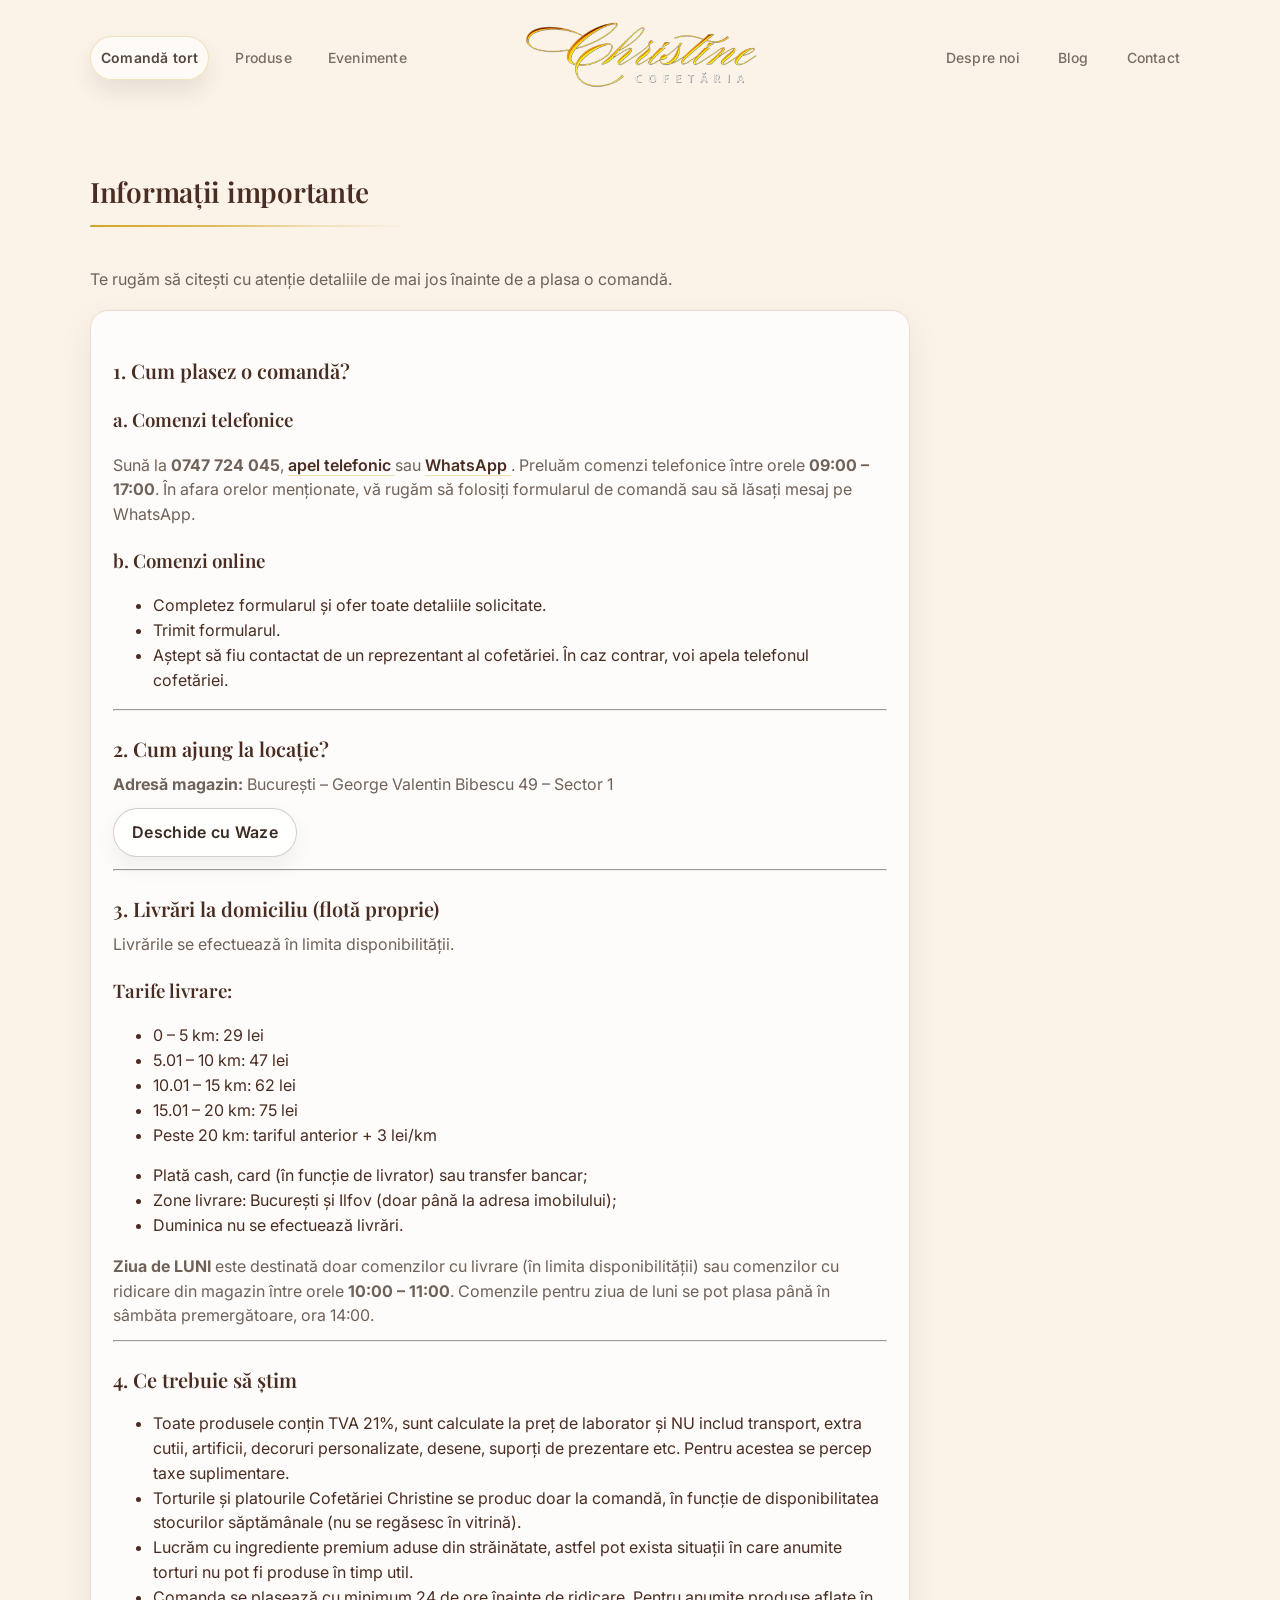
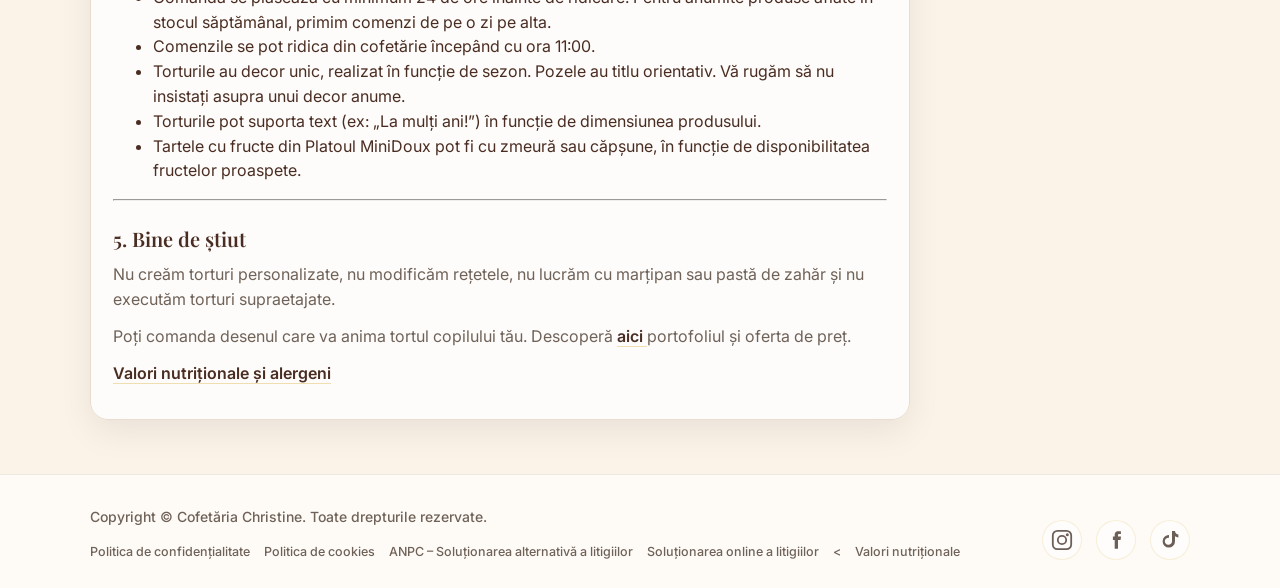
<file: informații-importante.html>
<!doctype html>
<html lang="ro">

<head>
    <meta charset="utf-8" />
    <meta name="viewport" content="width=device-width,initial-scale=1" />
    <title>Evenimente — Cofetăria Christine</title>
    <meta name="description"
        content="Candy bar, tort nuntă și tort botez — Cofetăria Christine, București. Degustare, livrare și montaj." />

    <!-- Google Fonts -->
    <link rel="preconnect" href="https://fonts.googleapis.com">
    <link rel="preconnect" href="https://fonts.gstatic.com" crossorigin>
    <link
        href="https://fonts.googleapis.com/css2?family=Inter:wght@300;400;500;600&family=Playfair+Display:wght@500;600;700&display=swap"
        rel="stylesheet">

    <!-- CSS -->
    <link rel="stylesheet" href="style.css" />
    <link rel="stylesheet" href="premium-style.css" />
</head>

<body>

    <header class="header">
        <div class="container header__inner header__inner--split">

            <!-- LEFT NAV (acum cu CTA) -->
            <nav class="nav nav--desktop nav--left" aria-label="Navigație principală stânga">
                <a class="nav__link nav__link--cta" href="comanda-tort.html">Comandă tort</a>
                <a class="nav__link" href="produse.html">Produse</a>
                <a class="nav__link" href="evenimente.html">Evenimente</a>
            </nav>

            <!-- LOGO -->
            <a class="brand brand--center" href="index.html" aria-label="Cofetăria Christine">
                <img class="brand__logo" src="assets/img/logo.png" alt="Cofetăria Christine" />
            </a>

            <!-- RIGHT NAV -->
            <nav class="nav nav--desktop nav--right" aria-label="Navigație secundară dreapta">
                <a class="nav__link" href="despre-noi.html">Despre noi</a>
                <a class="nav__link" href="blog.html">Blog</a>
                <a class="nav__link" href="contact.html">Contact</a>
            </nav>

            <!-- Hamburger (mobil) — păstrezi exact ca înainte -->
            <button class="menu-btn" type="button" aria-label="Deschide meniul" aria-controls="mobileMenu"
                aria-expanded="false">
                <span></span><span></span><span></span>
            </button>

        </div>

        <!-- NAV mobil (dropdown) — lasă-l EXACT cum îl ai acum -->
        <nav id="mobileMenu" class="nav-mobile" aria-label="Meniu mobil" hidden>
            <div class="container nav-mobile__inner">
                <a class="nav__link" href="despre-noi.html">Despre noi</a>
                <a class="nav__link" href="produse.html">Produse</a>
                <a class="nav__link" href="evenimente.html">Evenimente</a>
                <a class="nav__link" href="blog.html">Blog</a>
                <a class="nav__link" href="contact.html">Contact</a>
                <a class="nav__link nav__link--cta" href="comanda-tort.html">Comandă tort</a>
            </div>
        </nav>
    </header>

    <main>
        <section class="section">
            <div class="container">
                <div class="section__head">
                    <h1>Informații importante</h1>
                    <p>Te rugăm să citești cu atenție detaliile de mai jos înainte de a plasa o comandă.</p>
                </div>

                <article class="post">

                    <h2>1. Cum plasez o comandă?</h2>

                    <h3>a. Comenzi telefonice</h3>
                    <p>
                        Sună la <strong>0747 724 045</strong>,
                        <strong>
                            <a href="tel:+40747724045" class="link-inline" onclick="gtag('event', 'apel_telefonic', {
       event_category: 'contact',
       event_label: 'telefon_food_category'
     }); return true;">
                                apel telefonic
                            </a>
                        </strong>
                        sau
                        <strong>
                            <a href="https://wa.me/+40747724045?" class="link-inline" target="_blank" rel="noopener">
                                WhatsApp
                            </a>
                        </strong>.
                        Preluăm comenzi telefonice între orele <strong>09:00 – 17:00</strong>.
                        În afara orelor menționate, vă rugăm să folosiți formularul de comandă sau să lăsați mesaj pe
                        WhatsApp.
                    </p>

                    <h3>b. Comenzi online</h3>
                    <ul>
                        <li>Completez formularul și ofer toate detaliile solicitate.</li>
                        <li>Trimit formularul.</li>
                        <li>Aștept să fiu contactat de un reprezentant al cofetăriei. În caz contrar, voi apela
                            telefonul cofetăriei.</li>
                    </ul>

                    <hr>

                    <h2>2. Cum ajung la locație?</h2>
                    <p>
                        <strong>Adresă magazin:</strong> București – George Valentin Bibescu 49 – Sector 1
                    </p>
                    <p>
                        <a href="https://waze.com/ul?q=George%20Valentin%20Bibescu%2049%20Bucuresti" target="_blank"
                            rel="noopener" class="btn btn--small btn--ghost">
                            Deschide cu Waze
                        </a>
                    </p>

                    <hr>

                    <h2>3. Livrări la domiciliu (flotă proprie)</h2>
                    <p>
                        Livrările se efectuează în limita disponibilității.
                    </p>

                    <h3>Tarife livrare:</h3>
                    <ul>
                        <li>0 – 5 km: 29 lei</li>
                        <li>5.01 – 10 km: 47 lei</li>
                        <li>10.01 – 15 km: 62 lei</li>
                        <li>15.01 – 20 km: 75 lei</li>
                        <li>Peste 20 km: tariful anterior + 3 lei/km</li>
                    </ul>

                    <ul>
                        <li>Plată cash, card (în funcție de livrator) sau transfer bancar;</li>
                        <li>Zone livrare: București și Ilfov (doar până la adresa imobilului);</li>
                        <li>Duminica nu se efectuează livrări.</li>
                    </ul>

                    <p>
                        <strong>Ziua de LUNI</strong> este destinată doar comenzilor cu livrare (în
                        limita disponibilității)
                        sau comenzilor cu ridicare din magazin între orele <strong>10:00 – 11:00</strong>.
                        Comenzile pentru ziua de luni se pot plasa până în sâmbăta premergătoare, ora 14:00.
                    </p>

                    <hr>

                    <h2>4. Ce trebuie să știm</h2>
                    <ul>
                        <li>
                            Toate produsele conțin TVA 21%, sunt calculate la preț de laborator și NU includ transport,
                            extra cutii, artificii, decoruri personalizate, desene, suporți de prezentare etc.
                            Pentru acestea se percep taxe suplimentare.
                        </li>
                        <li>
                            Torturile și platourile Cofetăriei Christine se produc doar la comandă,
                            în funcție de disponibilitatea stocurilor săptămânale (nu se regăsesc în vitrină).
                        </li>
                        <li>
                            Lucrăm cu ingrediente premium aduse din străinătate, astfel pot exista situații
                            în care anumite torturi nu pot fi produse în timp util.
                        </li>
                        <li>
                            Comanda se plasează cu minimum 24 de ore înainte de ridicare.
                            Pentru anumite produse aflate în stocul săptămânal, primim comenzi de pe o zi pe alta.
                        </li>
                        <li>Comenzile se pot ridica din cofetărie începând cu ora 11:00.</li>
                        <li>
                            Torturile au decor unic, realizat în funcție de sezon. Pozele au titlu orientativ.
                            Vă rugăm să nu insistați asupra unui decor anume.
                        </li>
                        <li>
                            Torturile pot suporta text (ex: „La mulți ani!”) în funcție de dimensiunea produsului.
                        </li>
                        <li>
                            Tartele cu fructe din Platoul MiniDoux pot fi cu zmeură sau căpșune,
                            în funcție de disponibilitatea fructelor proaspete.
                        </li>
                    </ul>

                    <hr>

                    <h2>5. Bine de știut</h2>
                    <p>
                        Nu creăm torturi personalizate, nu modificăm rețetele, nu lucrăm cu marțipan sau pastă de zahăr
                        și nu executăm torturi supraetajate.
                    </p>

                    <p>
                        Poți comanda desenul care va anima tortul copilului tău.
                        Descoperă
                        <a href="produse.html#copii" class="link-inline">
                            aici
                        </a>
                        portofoliul și oferta de preț.
                    </p>

                    <p>
                        <a href="https://jurnalnutritional.ro/restaurant/6406daed0e2ca49d1d1c0c90/" target="_blank"
                            rel="noopener" class="link-inline">
                            Valori nutriționale și alergeni
                        </a>
                    </p>

                </article>
            </div>
        </section>
    </main>

    <footer class="footer--premium">
        <div class="container">
            <div class="footer__premium-inner">

                <div class="footer__left">
                    <div class="footer__copyright">
                        Copyright © <span id="year"></span> Cofetăria Christine. Toate drepturile rezervate.
                    </div>

                    <div class="footer__links">
                        <a href="politica-confidentialitate.html">Politica de confidențialitate</a>

                        <a href="politica-cookies.html">Politica de cookies</a>

                        <a href="https://reclamatiisal.anpc.ro" target="_blank" rel="noopener">
                            ANPC – Soluționarea alternativă a litigiilor
                        </a>

                        <a href="https://consumer-redress.ec.europa.eu/site-relocation_en" target="_blank"
                            rel="noopener">
                            Soluționarea online a litigiilor
                        </a>
                        < <a href="https://jurnalnutritional.ro/restaurant/6406daed0e2ca49d1d1c0c90/" target="_blank"
                            rel="noopener">
                            Valori nutriționale
                            </a>
                    </div>
                </div>

                <!-- IMPORTANT: iconițele trebuie să fie AICI, ca frate al footer__left -->
                <div class="footer__right" aria-label="Social media">
                    <a href="https://instagram.com/cofetariachristine" target="_blank" rel="noopener"
                        data-tip="Instagram" aria-label="Instagram">
                        <svg viewBox="0 0 24 24" fill="none" aria-hidden="true">
                            <path
                                d="M7.5 2.8h9A4.7 4.7 0 0 1 21.2 7.5v9A4.7 4.7 0 0 1 16.5 21.2h-9A4.7 4.7 0 0 1 2.8 16.5v-9A4.7 4.7 0 0 1 7.5 2.8Z"
                                stroke="currentColor" stroke-width="1.8" />
                            <path d="M12 16.2a4.2 4.2 0 1 0 0-8.4 4.2 4.2 0 0 0 0 8.4Z" stroke="currentColor"
                                stroke-width="1.8" />
                            <path d="M17.3 6.7h.01" stroke="currentColor" stroke-width="3" stroke-linecap="round" />
                        </svg>
                    </a>

                    <a href="https://facebook.com/cofetariachristine" target="_blank" rel="noopener" data-tip="Facebook"
                        aria-label="Facebook">
                        <svg viewBox="0 0 24 24" fill="none" aria-hidden="true">
                            <path
                                d="M14 8.6V7.1c0-.9.6-1.1 1-1.1h1.9V3.2h-2.6c-2.9 0-3.6 2.2-3.6 3.6v1.8H8.9V12h1.8v8.8H14V12h2.6l.4-3.4H14Z"
                                fill="currentColor" />
                        </svg>
                    </a>

                    <a href="https://www.tiktok.com/@cofetaria_christine?_r=1&_t=ZN-942uora95oE" target="_blank"
                        rel="noopener" data-tip="TikTok" aria-label="TikTok">
                        <svg viewBox="0 0 24 24" fill="none" aria-hidden="true">
                            <path
                                d="M14 3v10.2a3.6 3.6 0 1 1-3-3.5V7.1a6.2 6.2 0 1 0 6 6.1V8.2c.9.7 2.1 1.2 3.4 1.3V6.6c-1.8-.2-3.2-1.6-3.4-3.6H14Z"
                                fill="currentColor" />
                        </svg>
                    </a>
                </div>

            </div>
        </div>
    </footer>
    <script>
        document.addEventListener("DOMContentLoaded", () => {
            const header = document.querySelector(".header");
            if (!header) return;

            const toggleHeader = () => {
                header.classList.toggle("header--scrolled", window.scrollY > 10);
            };

            toggleHeader(); // ca să se seteze corect și după refresh la mijlocul paginii
            window.addEventListener("scroll", toggleHeader, { passive: true });
        });
    </script>
    <script>
        document.addEventListener("DOMContentLoaded", () => {
            const btn = document.querySelector(".menu-btn");
            const menu = document.getElementById("mobileMenu");

            if (!btn || !menu) return;

            btn.addEventListener("click", () => {
                const isOpen = !menu.hasAttribute("hidden");

                if (isOpen) {
                    menu.setAttribute("hidden", "");
                    btn.setAttribute("aria-expanded", "false");
                } else {
                    menu.removeAttribute("hidden");
                    btn.setAttribute("aria-expanded", "true");
                }
            });

            // închide meniul când dai click pe un link
            menu.addEventListener("click", (e) => {
                const link = e.target.closest("a");
                if (!link) return;
                menu.setAttribute("hidden", "");
                btn.setAttribute("aria-expanded", "false");
            });

            // ESC închide
            document.addEventListener("keydown", (e) => {
                if (e.key === "Escape") {
                    menu.setAttribute("hidden", "");
                    btn.setAttribute("aria-expanded", "false");
                }
            });
        });
    </script>
</body>

</html>
</file>
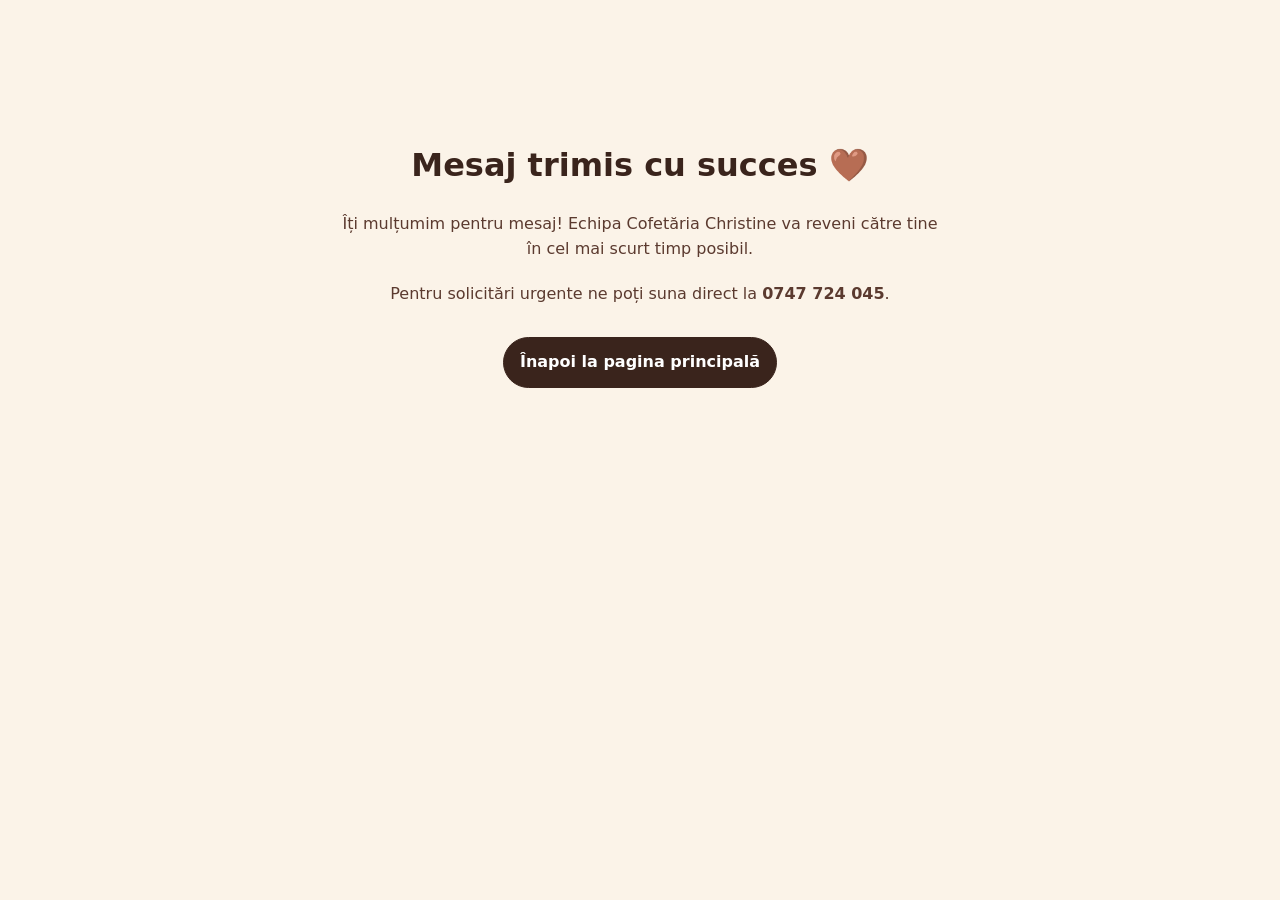
<file: multumim-contact.html>
<!doctype html>
<html lang="ro">

<head>
    <meta charset="utf-8">
    <meta name="viewport" content="width=device-width, initial-scale=1">
    <title>Mesaj trimis — Cofetăria Christine</title>
    <link rel="stylesheet" href="style.css">
</head>

<body>

    <main class="container" style="padding:120px 0; text-align:center;">
        <h1>Mesaj trimis cu succes 🤎</h1>

        <p style="max-width:600px; margin:20px auto;">
            Îți mulțumim pentru mesaj! Echipa Cofetăria Christine va reveni către tine
            în cel mai scurt timp posibil.
        </p>

        <p style="margin-bottom:30px;">
            Pentru solicitări urgente ne poți suna direct la
            <strong>0747 724 045</strong>.
        </p>

        <a class="btn" href="index.html">Înapoi la pagina principală</a>
    </main>

</body>

</html>
</file>
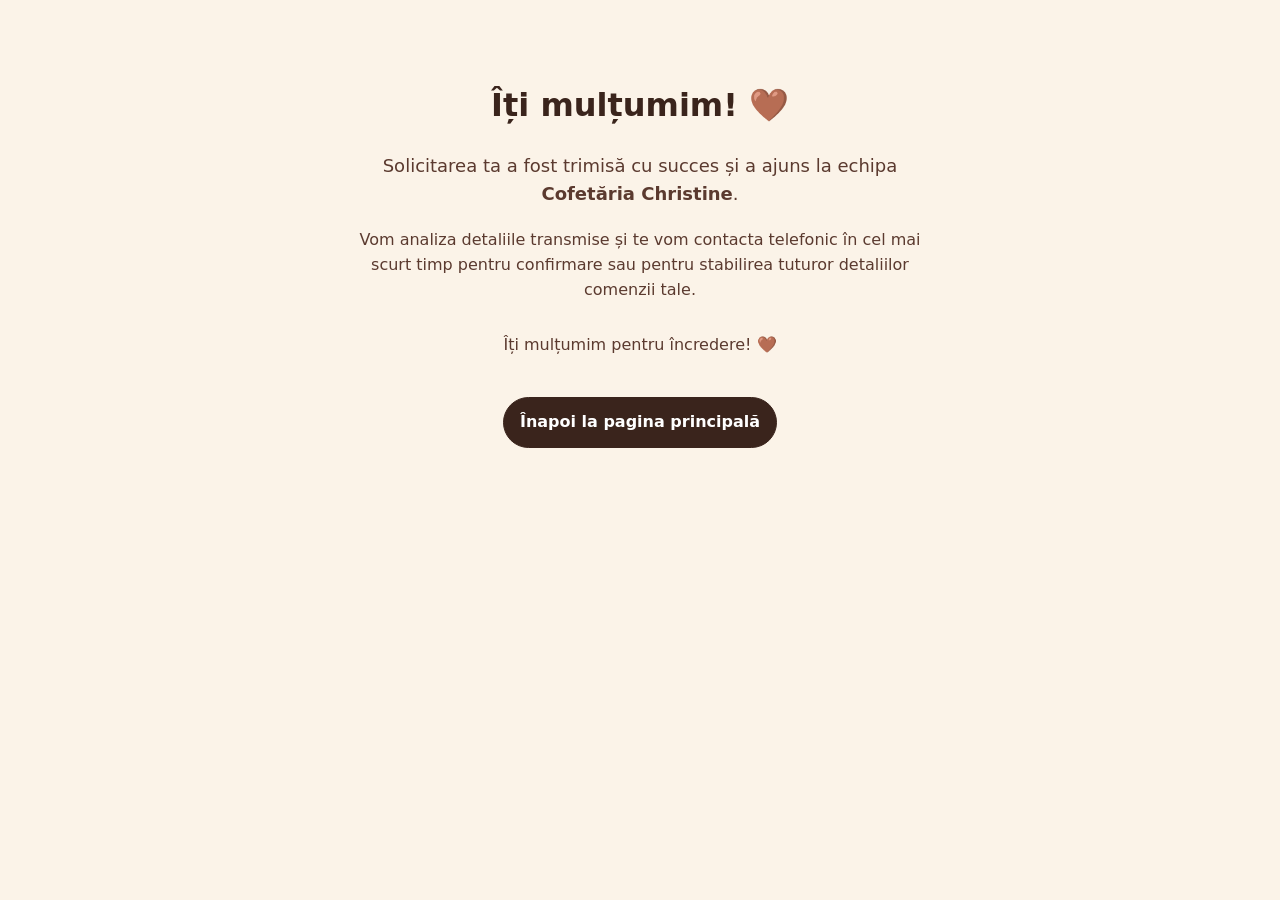
<file: multumim.html>
<!doctype html>
<html lang="ro">

<head>
    <meta charset="utf-8">
    <meta name="viewport" content="width=device-width, initial-scale=1">
    <title>Solicitare trimisă — Cofetăria Christine</title>
    <link rel="stylesheet" href="style.css">
</head>

<body>
    <main class="container" style="padding:60px 0; text-align:center;">
        <h1>Îți mulțumim! 🤎</h1>

        <p style="font-size:18px; max-width:600px; margin:20px auto;">
            Solicitarea ta a fost trimisă cu succes și a ajuns la echipa
            <strong>Cofetăria Christine</strong>.
        </p>

        <p style="max-width:600px; margin:10px auto;">
            Vom analiza detaliile transmise și te vom contacta telefonic
            în cel mai scurt timp pentru confirmare sau pentru stabilirea
            tuturor detaliilor comenzii tale.
        </p>

        <p style="margin-top:30px;">
            Îți mulțumim pentru încredere! 🤎
        </p>

        <div style="margin-top:40px;">
            <a class="btn" href="index.html">Înapoi la pagina principală</a>
        </div>
    </main>
</body>

</html>
</file>
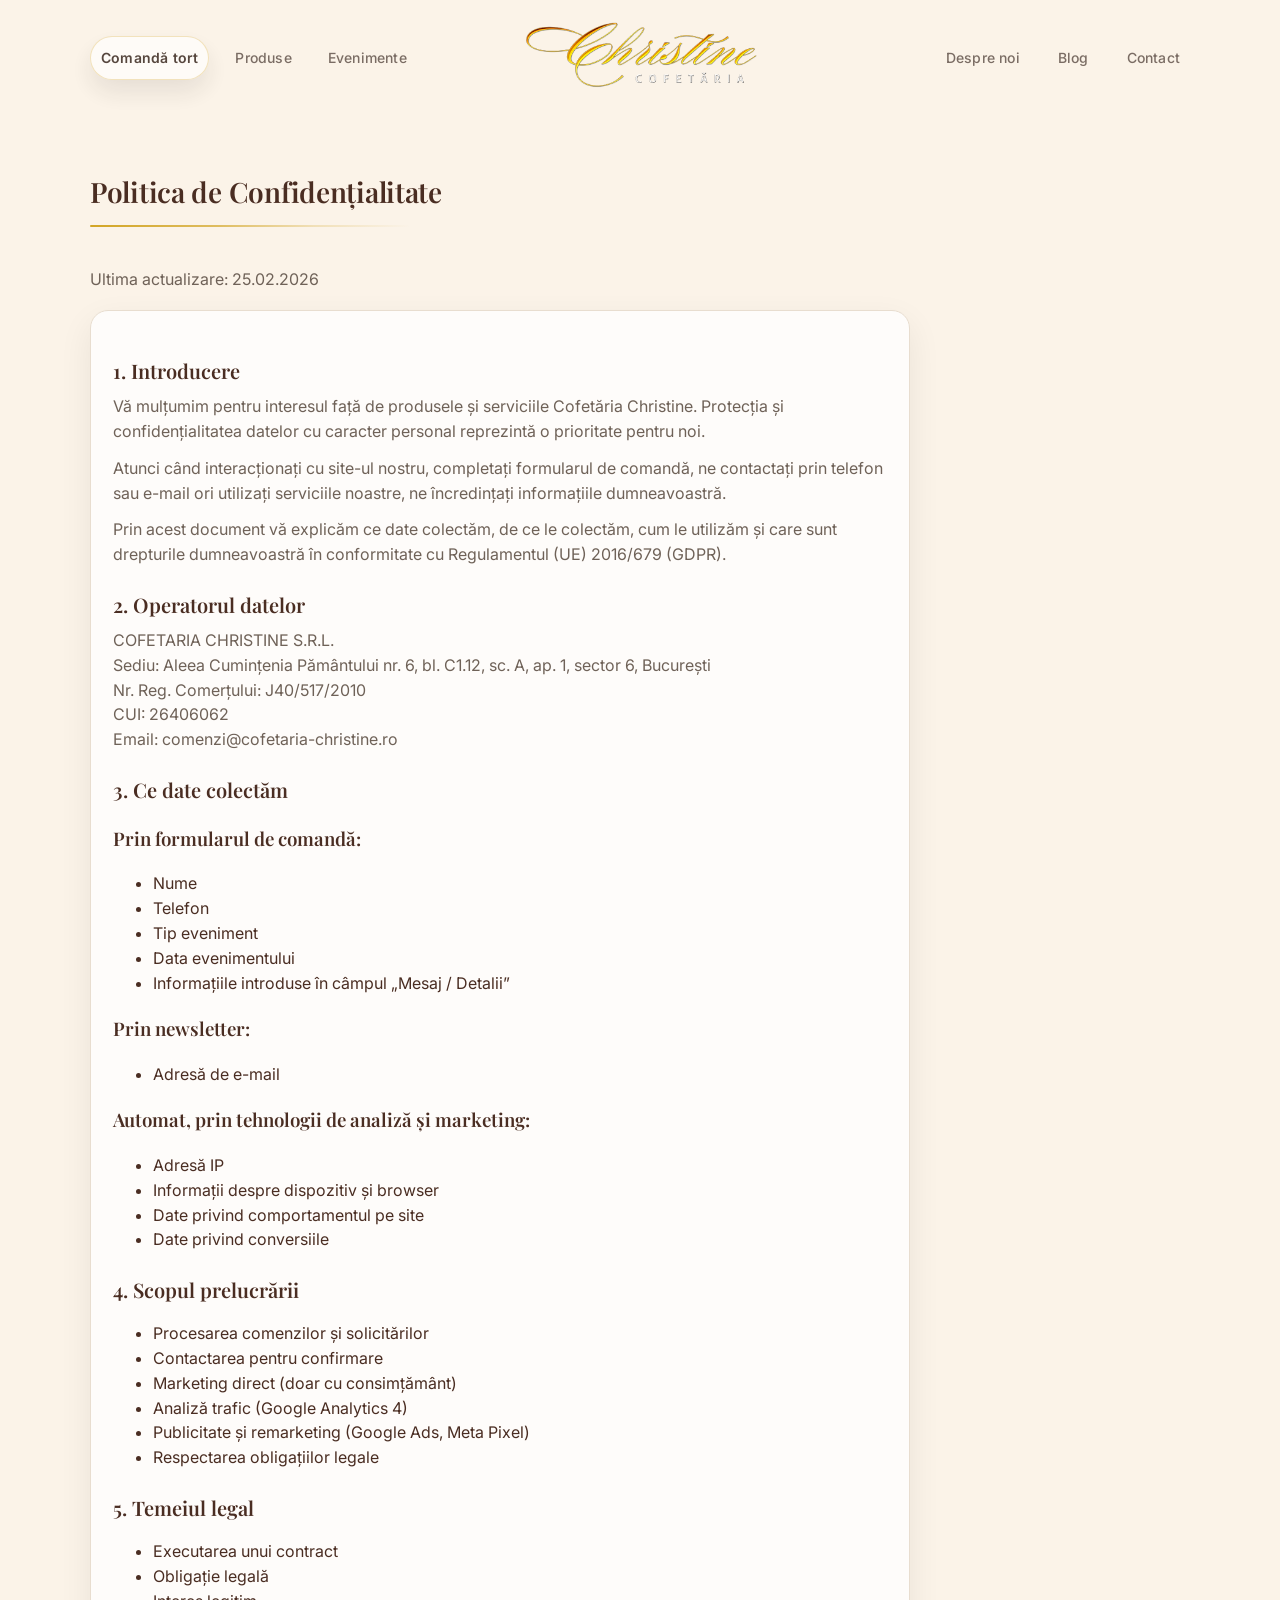
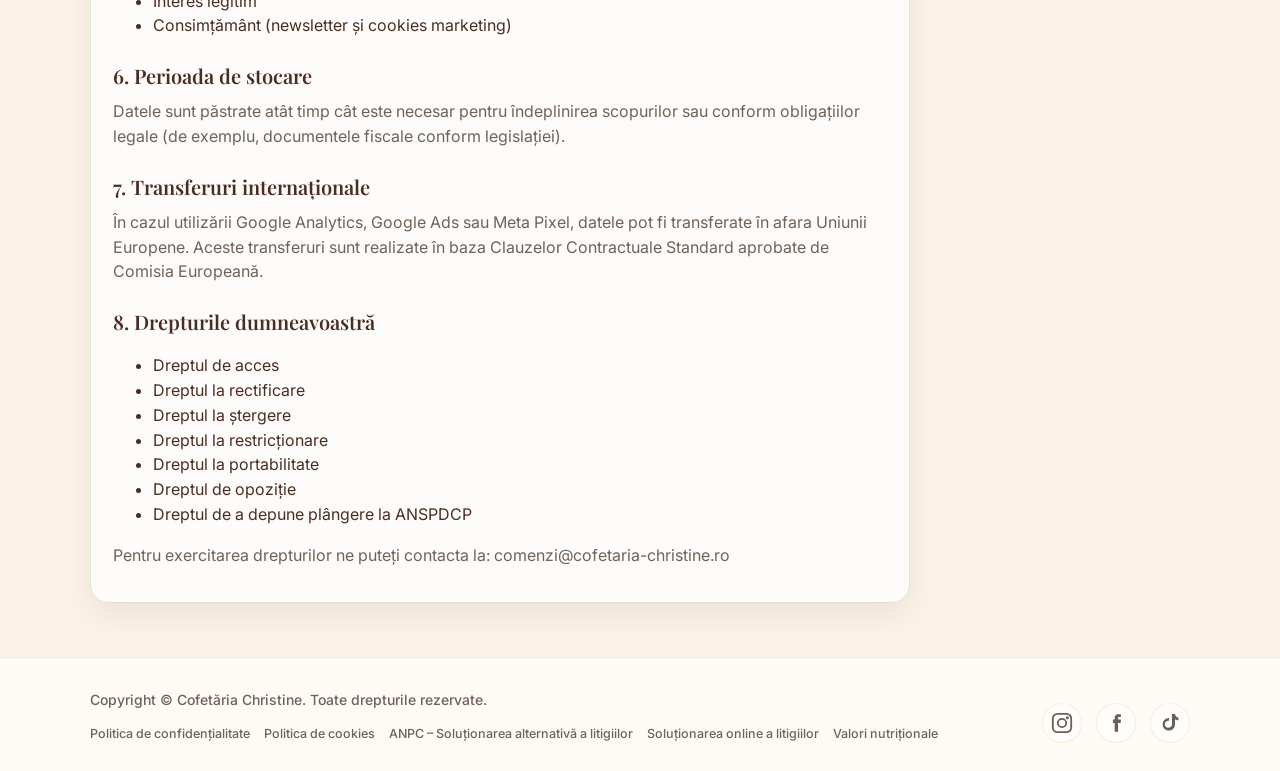
<file: politica-confidentialitate.html>
<!doctype html>
<html lang="ro">

<head>
    <meta charset="utf-8" />
    <meta name="viewport" content="width=device-width,initial-scale=1" />
    <title>Evenimente — Cofetăria Christine</title>
    <meta name="description"
        content="Candy bar, tort nuntă și tort botez — Cofetăria Christine, București. Degustare, livrare și montaj." />

    <!-- Google Fonts -->
    <link rel="preconnect" href="https://fonts.googleapis.com">
    <link rel="preconnect" href="https://fonts.gstatic.com" crossorigin>
    <link
        href="https://fonts.googleapis.com/css2?family=Inter:wght@300;400;500;600&family=Playfair+Display:wght@500;600;700&display=swap"
        rel="stylesheet">

    <!-- CSS -->
    <link rel="stylesheet" href="style.css" />
    <link rel="stylesheet" href="premium-style.css" />
</head>

<body>

    <header class="header">
        <div class="container header__inner header__inner--split">

            <!-- LEFT NAV (acum cu CTA) -->
            <nav class="nav nav--desktop nav--left" aria-label="Navigație principală stânga">
                <a class="nav__link nav__link--cta" href="comanda-tort.html">Comandă tort</a>
                <a class="nav__link" href="produse.html">Produse</a>
                <a class="nav__link" href="evenimente.html">Evenimente</a>
            </nav>

            <!-- LOGO -->
            <a class="brand brand--center" href="index.html" aria-label="Cofetăria Christine">
                <img class="brand__logo" src="assets/img/logo.png" alt="Cofetăria Christine" />
            </a>

            <!-- RIGHT NAV -->
            <nav class="nav nav--desktop nav--right" aria-label="Navigație secundară dreapta">
                <a class="nav__link" href="despre-noi.html">Despre noi</a>
                <a class="nav__link" href="blog.html">Blog</a>
                <a class="nav__link" href="contact.html">Contact</a>
            </nav>

            <!-- Hamburger (mobil) — păstrezi exact ca înainte -->
            <button class="menu-btn" type="button" aria-label="Deschide meniul" aria-controls="mobileMenu"
                aria-expanded="false">
                <span></span><span></span><span></span>
            </button>

        </div>

        <!-- NAV mobil (dropdown) — lasă-l EXACT cum îl ai acum -->
        <nav id="mobileMenu" class="nav-mobile" aria-label="Meniu mobil" hidden>
            <div class="container nav-mobile__inner">
                <a class="nav__link" href="despre-noi.html">Despre noi</a>
                <a class="nav__link" href="produse.html">Produse</a>
                <a class="nav__link" href="evenimente.html">Evenimente</a>
                <a class="nav__link" href="blog.html">Blog</a>
                <a class="nav__link" href="contact.html">Contact</a>
                <a class="nav__link nav__link--cta" href="comanda-tort.html">Comandă tort</a>
            </div>
        </nav>
    </header>

    <main>
        <section class="section">
            <div class="container">

                <div class="section__head">
                    <h1>Politica de Confidențialitate</h1>
                    <p>Ultima actualizare: 25.02.2026</p>
                </div>

                <article class="post">

                    <h2>1. Introducere</h2>
                    <p>
                        Vă mulțumim pentru interesul față de produsele și serviciile Cofetăria Christine.
                        Protecția și confidențialitatea datelor cu caracter personal reprezintă o prioritate pentru noi.
                    </p>

                    <p>
                        Atunci când interacționați cu site-ul nostru, completați formularul de comandă,
                        ne contactați prin telefon sau e-mail ori utilizați serviciile noastre,
                        ne încredințați informațiile dumneavoastră.
                    </p>

                    <p>
                        Prin acest document vă explicăm ce date colectăm, de ce le colectăm,
                        cum le utilizăm și care sunt drepturile dumneavoastră în conformitate
                        cu Regulamentul (UE) 2016/679 (GDPR).
                    </p>

                    <h2>2. Operatorul datelor</h2>
                    <p>
                        COFETARIA CHRISTINE S.R.L.<br>
                        Sediu: Aleea Cumințenia Pământului nr. 6, bl. C1.12, sc. A, ap. 1, sector 6, București<br>
                        Nr. Reg. Comerțului: J40/517/2010<br>
                        CUI: 26406062<br>
                        Email: comenzi@cofetaria-christine.ro
                    </p>

                    <h2>3. Ce date colectăm</h2>

                    <h3>Prin formularul de comandă:</h3>
                    <ul>
                        <li>Nume</li>
                        <li>Telefon</li>
                        <li>Tip eveniment</li>
                        <li>Data evenimentului</li>
                        <li>Informațiile introduse în câmpul „Mesaj / Detalii”</li>
                    </ul>

                    <h3>Prin newsletter:</h3>
                    <ul>
                        <li>Adresă de e-mail</li>
                    </ul>

                    <h3>Automat, prin tehnologii de analiză și marketing:</h3>
                    <ul>
                        <li>Adresă IP</li>
                        <li>Informații despre dispozitiv și browser</li>
                        <li>Date privind comportamentul pe site</li>
                        <li>Date privind conversiile</li>
                    </ul>

                    <h2>4. Scopul prelucrării</h2>
                    <ul>
                        <li>Procesarea comenzilor și solicitărilor</li>
                        <li>Contactarea pentru confirmare</li>
                        <li>Marketing direct (doar cu consimțământ)</li>
                        <li>Analiză trafic (Google Analytics 4)</li>
                        <li>Publicitate și remarketing (Google Ads, Meta Pixel)</li>
                        <li>Respectarea obligațiilor legale</li>
                    </ul>

                    <h2>5. Temeiul legal</h2>
                    <ul>
                        <li>Executarea unui contract</li>
                        <li>Obligație legală</li>
                        <li>Interes legitim</li>
                        <li>Consimțământ (newsletter și cookies marketing)</li>
                    </ul>

                    <h2>6. Perioada de stocare</h2>
                    <p>
                        Datele sunt păstrate atât timp cât este necesar pentru îndeplinirea scopurilor
                        sau conform obligațiilor legale (de exemplu, documentele fiscale conform legislației).
                    </p>

                    <h2>7. Transferuri internaționale</h2>
                    <p>
                        În cazul utilizării Google Analytics, Google Ads sau Meta Pixel,
                        datele pot fi transferate în afara Uniunii Europene.
                        Aceste transferuri sunt realizate în baza Clauzelor Contractuale Standard
                        aprobate de Comisia Europeană.
                    </p>

                    <h2>8. Drepturile dumneavoastră</h2>
                    <ul>
                        <li>Dreptul de acces</li>
                        <li>Dreptul la rectificare</li>
                        <li>Dreptul la ștergere</li>
                        <li>Dreptul la restricționare</li>
                        <li>Dreptul la portabilitate</li>
                        <li>Dreptul de opoziție</li>
                        <li>Dreptul de a depune plângere la ANSPDCP</li>
                    </ul>

                    <p>
                        Pentru exercitarea drepturilor ne puteți contacta la:
                        comenzi@cofetaria-christine.ro
                    </p>

                </article>
            </div>
        </section>
    </main>

    <footer class="footer--premium">
        <div class="container">
            <div class="footer__premium-inner">

                <div class="footer__left">
                    <div class="footer__copyright">
                        Copyright © <span id="year"></span> Cofetăria Christine. Toate drepturile rezervate.
                    </div>

                    <div class="footer__links">
                        <a href="politica-confidentialitate.html">Politica de confidențialitate</a>

                        <a href="politica-cookies.html">Politica de cookies</a>

                        <a href="https://reclamatiisal.anpc.ro" target="_blank" rel="noopener">
                            ANPC – Soluționarea alternativă a litigiilor
                        </a>

                        <a href="https://consumer-redress.ec.europa.eu/site-relocation_en" target="_blank"
                            rel="noopener">
                            Soluționarea online a litigiilor
                        </a>

                        <a href="https://jurnalnutritional.ro/restaurant/6406daed0e2ca49d1d1c0c90/" target="_blank"
                            rel="noopener">
                            Valori nutriționale
                        </a>
                    </div>
                </div>

                <!-- IMPORTANT: iconițele trebuie să fie AICI, ca frate al footer__left -->
                <div class="footer__right" aria-label="Social media">
                    <a href="https://instagram.com/cofetariachristine" target="_blank" rel="noopener"
                        data-tip="Instagram" aria-label="Instagram">
                        <svg viewBox="0 0 24 24" fill="none" aria-hidden="true">
                            <path
                                d="M7.5 2.8h9A4.7 4.7 0 0 1 21.2 7.5v9A4.7 4.7 0 0 1 16.5 21.2h-9A4.7 4.7 0 0 1 2.8 16.5v-9A4.7 4.7 0 0 1 7.5 2.8Z"
                                stroke="currentColor" stroke-width="1.8" />
                            <path d="M12 16.2a4.2 4.2 0 1 0 0-8.4 4.2 4.2 0 0 0 0 8.4Z" stroke="currentColor"
                                stroke-width="1.8" />
                            <path d="M17.3 6.7h.01" stroke="currentColor" stroke-width="3" stroke-linecap="round" />
                        </svg>
                    </a>

                    <a href="https://facebook.com/cofetariachristine" target="_blank" rel="noopener" data-tip="Facebook"
                        aria-label="Facebook">
                        <svg viewBox="0 0 24 24" fill="none" aria-hidden="true">
                            <path
                                d="M14 8.6V7.1c0-.9.6-1.1 1-1.1h1.9V3.2h-2.6c-2.9 0-3.6 2.2-3.6 3.6v1.8H8.9V12h1.8v8.8H14V12h2.6l.4-3.4H14Z"
                                fill="currentColor" />
                        </svg>
                    </a>

                    <a href="https://www.tiktok.com/@cofetaria_christine?_r=1&_t=ZN-942uora95oE" target="_blank"
                        rel="noopener" data-tip="TikTok" aria-label="TikTok">
                        <svg viewBox="0 0 24 24" fill="none" aria-hidden="true">
                            <path
                                d="M14 3v10.2a3.6 3.6 0 1 1-3-3.5V7.1a6.2 6.2 0 1 0 6 6.1V8.2c.9.7 2.1 1.2 3.4 1.3V6.6c-1.8-.2-3.2-1.6-3.4-3.6H14Z"
                                fill="currentColor" />
                        </svg>
                    </a>
                </div>

            </div>
        </div>
    </footer>
    <script>
        document.addEventListener("DOMContentLoaded", () => {
            const header = document.querySelector(".header");
            if (!header) return;

            const toggleHeader = () => {
                header.classList.toggle("header--scrolled", window.scrollY > 10);
            };

            toggleHeader(); // ca să se seteze corect și după refresh la mijlocul paginii
            window.addEventListener("scroll", toggleHeader, { passive: true });
        });
    </script>
    <script>
        document.addEventListener("DOMContentLoaded", () => {
            const btn = document.querySelector(".menu-btn");
            const menu = document.getElementById("mobileMenu");

            if (!btn || !menu) return;

            btn.addEventListener("click", () => {
                const isOpen = !menu.hasAttribute("hidden");

                if (isOpen) {
                    menu.setAttribute("hidden", "");
                    btn.setAttribute("aria-expanded", "false");
                } else {
                    menu.removeAttribute("hidden");
                    btn.setAttribute("aria-expanded", "true");
                }
            });

            // închide meniul când dai click pe un link
            menu.addEventListener("click", (e) => {
                const link = e.target.closest("a");
                if (!link) return;
                menu.setAttribute("hidden", "");
                btn.setAttribute("aria-expanded", "false");
            });

            // ESC închide
            document.addEventListener("keydown", (e) => {
                if (e.key === "Escape") {
                    menu.setAttribute("hidden", "");
                    btn.setAttribute("aria-expanded", "false");
                }
            });
        });
    </script>
</body>

</html>
</file>
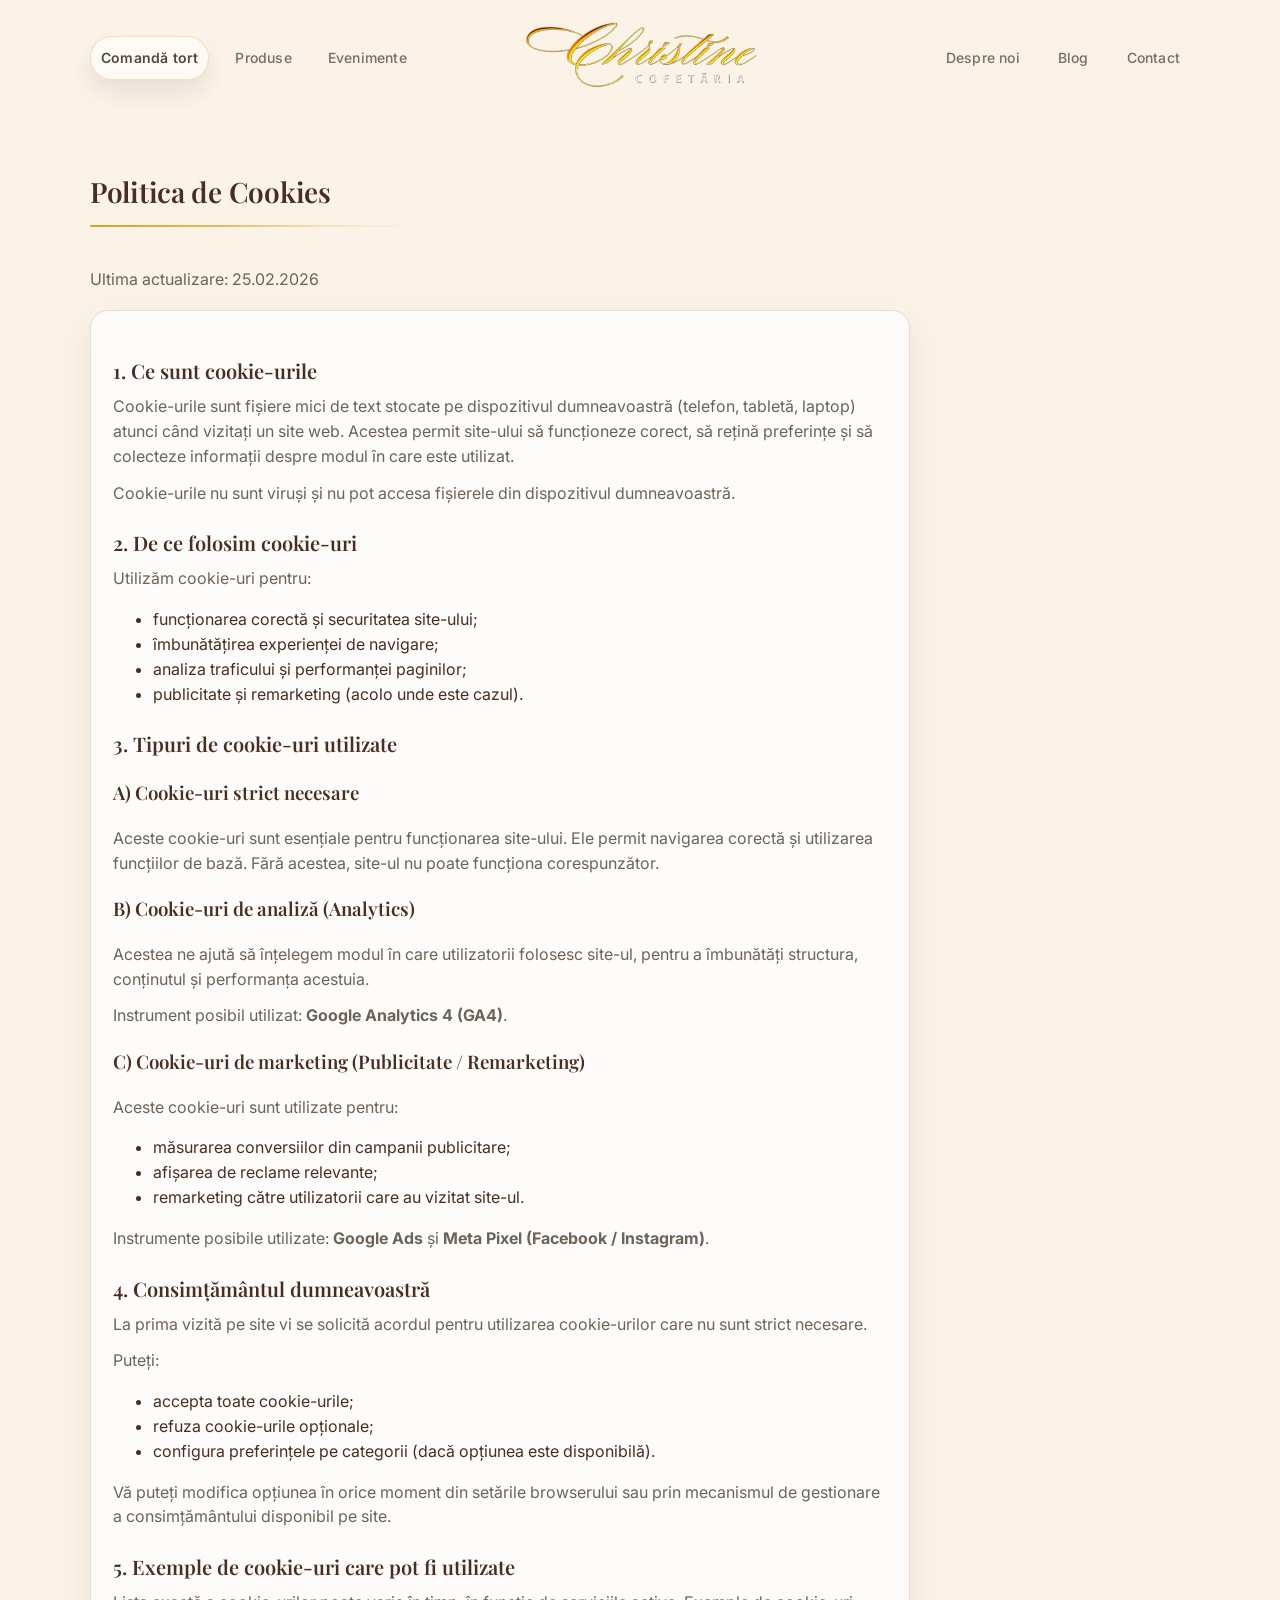
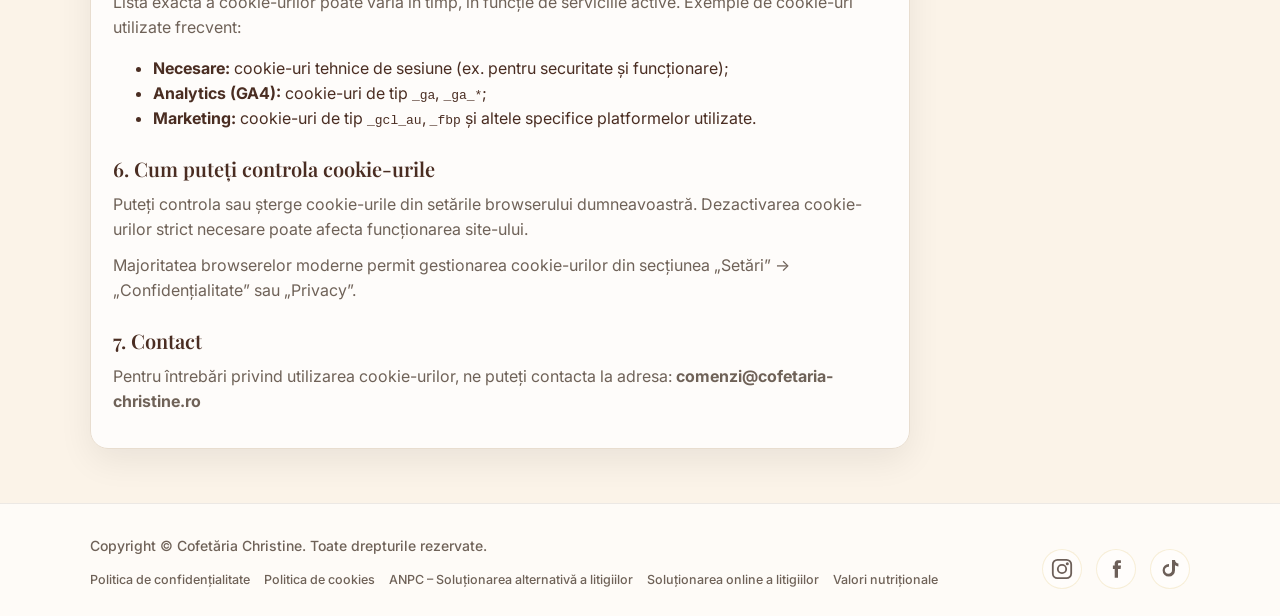
<file: politica-cookies.html>
<!doctype html>
<html lang="ro">

<head>
    <meta charset="utf-8" />
    <meta name="viewport" content="width=device-width,initial-scale=1" />
    <title>Evenimente — Cofetăria Christine</title>
    <meta name="description"
        content="Candy bar, tort nuntă și tort botez — Cofetăria Christine, București. Degustare, livrare și montaj." />

    <!-- Google Fonts -->
    <link rel="preconnect" href="https://fonts.googleapis.com">
    <link rel="preconnect" href="https://fonts.gstatic.com" crossorigin>
    <link
        href="https://fonts.googleapis.com/css2?family=Inter:wght@300;400;500;600&family=Playfair+Display:wght@500;600;700&display=swap"
        rel="stylesheet">

    <!-- CSS -->
    <link rel="stylesheet" href="style.css" />
    <link rel="stylesheet" href="premium-style.css" />
</head>

<body>

    <header class="header">
        <div class="container header__inner header__inner--split">

            <!-- LEFT NAV (acum cu CTA) -->
            <nav class="nav nav--desktop nav--left" aria-label="Navigație principală stânga">
                <a class="nav__link nav__link--cta" href="comanda-tort.html">Comandă tort</a>
                <a class="nav__link" href="produse.html">Produse</a>
                <a class="nav__link" href="evenimente.html">Evenimente</a>
            </nav>

            <!-- LOGO -->
            <a class="brand brand--center" href="index.html" aria-label="Cofetăria Christine">
                <img class="brand__logo" src="assets/img/logo.png" alt="Cofetăria Christine" />
            </a>

            <!-- RIGHT NAV -->
            <nav class="nav nav--desktop nav--right" aria-label="Navigație secundară dreapta">
                <a class="nav__link" href="despre-noi.html">Despre noi</a>
                <a class="nav__link" href="blog.html">Blog</a>
                <a class="nav__link" href="contact.html">Contact</a>
            </nav>

            <!-- Hamburger (mobil) — păstrezi exact ca înainte -->
            <button class="menu-btn" type="button" aria-label="Deschide meniul" aria-controls="mobileMenu"
                aria-expanded="false">
                <span></span><span></span><span></span>
            </button>

        </div>

        <!-- NAV mobil (dropdown) — lasă-l EXACT cum îl ai acum -->
        <nav id="mobileMenu" class="nav-mobile" aria-label="Meniu mobil" hidden>
            <div class="container nav-mobile__inner">
                <a class="nav__link" href="despre-noi.html">Despre noi</a>
                <a class="nav__link" href="produse.html">Produse</a>
                <a class="nav__link" href="evenimente.html">Evenimente</a>
                <a class="nav__link" href="blog.html">Blog</a>
                <a class="nav__link" href="contact.html">Contact</a>
                <a class="nav__link nav__link--cta" href="comanda-tort.html">Comandă tort</a>
            </div>
        </nav>
    </header>
    <main>
        <section class="section">
            <div class="container">

                <div class="section__head">
                    <h1>Politica de Cookies</h1>
                    <p>Ultima actualizare: 25.02.2026</p>
                </div>

                <article class="post">

                    <h2>1. Ce sunt cookie-urile</h2>
                    <p>
                        Cookie-urile sunt fișiere mici de text stocate pe dispozitivul dumneavoastră
                        (telefon, tabletă, laptop) atunci când vizitați un site web.
                        Acestea permit site-ului să funcționeze corect, să rețină preferințe
                        și să colecteze informații despre modul în care este utilizat.
                    </p>

                    <p>
                        Cookie-urile nu sunt viruși și nu pot accesa fișierele din dispozitivul dumneavoastră.
                    </p>

                    <h2>2. De ce folosim cookie-uri</h2>
                    <p>Utilizăm cookie-uri pentru:</p>
                    <ul>
                        <li>funcționarea corectă și securitatea site-ului;</li>
                        <li>îmbunătățirea experienței de navigare;</li>
                        <li>analiza traficului și performanței paginilor;</li>
                        <li>publicitate și remarketing (acolo unde este cazul).</li>
                    </ul>

                    <h2>3. Tipuri de cookie-uri utilizate</h2>

                    <h3>A) Cookie-uri strict necesare</h3>
                    <p>
                        Aceste cookie-uri sunt esențiale pentru funcționarea site-ului.
                        Ele permit navigarea corectă și utilizarea funcțiilor de bază.
                        Fără acestea, site-ul nu poate funcționa corespunzător.
                    </p>

                    <h3>B) Cookie-uri de analiză (Analytics)</h3>
                    <p>
                        Acestea ne ajută să înțelegem modul în care utilizatorii folosesc site-ul,
                        pentru a îmbunătăți structura, conținutul și performanța acestuia.
                    </p>
                    <p>
                        Instrument posibil utilizat: <strong>Google Analytics 4 (GA4)</strong>.
                    </p>

                    <h3>C) Cookie-uri de marketing (Publicitate / Remarketing)</h3>
                    <p>
                        Aceste cookie-uri sunt utilizate pentru:
                    </p>
                    <ul>
                        <li>măsurarea conversiilor din campanii publicitare;</li>
                        <li>afișarea de reclame relevante;</li>
                        <li>remarketing către utilizatorii care au vizitat site-ul.</li>
                    </ul>
                    <p>
                        Instrumente posibile utilizate:
                        <strong>Google Ads</strong> și <strong>Meta Pixel (Facebook / Instagram)</strong>.
                    </p>

                    <h2>4. Consimțământul dumneavoastră</h2>
                    <p>
                        La prima vizită pe site vi se solicită acordul pentru utilizarea
                        cookie-urilor care nu sunt strict necesare.
                    </p>
                    <p>
                        Puteți:
                    </p>
                    <ul>
                        <li>accepta toate cookie-urile;</li>
                        <li>refuza cookie-urile opționale;</li>
                        <li>configura preferințele pe categorii (dacă opțiunea este disponibilă).</li>
                    </ul>

                    <p>
                        Vă puteți modifica opțiunea în orice moment din setările browserului
                        sau prin mecanismul de gestionare a consimțământului disponibil pe site.
                    </p>

                    <h2>5. Exemple de cookie-uri care pot fi utilizate</h2>
                    <p>
                        Lista exactă a cookie-urilor poate varia în timp, în funcție de serviciile active.
                        Exemple de cookie-uri utilizate frecvent:
                    </p>

                    <ul>
                        <li><strong>Necesare:</strong> cookie-uri tehnice de sesiune (ex. pentru securitate și
                            funcționare);</li>
                        <li><strong>Analytics (GA4):</strong> cookie-uri de tip <code>_ga</code>, <code>_ga_*</code>;
                        </li>
                        <li><strong>Marketing:</strong> cookie-uri de tip <code>_gcl_au</code>, <code>_fbp</code> și
                            altele specifice platformelor utilizate.</li>
                    </ul>

                    <h2>6. Cum puteți controla cookie-urile</h2>
                    <p>
                        Puteți controla sau șterge cookie-urile din setările browserului dumneavoastră.
                        Dezactivarea cookie-urilor strict necesare poate afecta funcționarea site-ului.
                    </p>

                    <p>
                        Majoritatea browserelor moderne permit gestionarea cookie-urilor
                        din secțiunea „Setări” → „Confidențialitate” sau „Privacy”.
                    </p>

                    <h2>7. Contact</h2>
                    <p>
                        Pentru întrebări privind utilizarea cookie-urilor,
                        ne puteți contacta la adresa:
                        <strong>comenzi@cofetaria-christine.ro</strong>
                    </p>

                </article>

            </div>
        </section>
    </main>

    <footer class="footer--premium">
        <div class="container">
            <div class="footer__premium-inner">

                <div class="footer__left">
                    <div class="footer__copyright">
                        Copyright © <span id="year"></span> Cofetăria Christine. Toate drepturile rezervate.
                    </div>

                    <div class="footer__links">
                        <a href="politica-confidentialitate.html">Politica de confidențialitate</a>

                        <a href="politica-cookies.html">Politica de cookies</a>

                        <a href="https://reclamatiisal.anpc.ro" target="_blank" rel="noopener">
                            ANPC – Soluționarea alternativă a litigiilor
                        </a>

                        <a href="https://consumer-redress.ec.europa.eu/site-relocation_en" target="_blank"
                            rel="noopener">
                            Soluționarea online a litigiilor
                        </a>

                        <a href="https://jurnalnutritional.ro/restaurant/6406daed0e2ca49d1d1c0c90/" target="_blank"
                            rel="noopener">
                            Valori nutriționale
                        </a>
                    </div>
                </div>

                <!-- IMPORTANT: iconițele trebuie să fie AICI, ca frate al footer__left -->
                <div class="footer__right" aria-label="Social media">
                    <a href="https://instagram.com/cofetariachristine" target="_blank" rel="noopener"
                        data-tip="Instagram" aria-label="Instagram">
                        <svg viewBox="0 0 24 24" fill="none" aria-hidden="true">
                            <path
                                d="M7.5 2.8h9A4.7 4.7 0 0 1 21.2 7.5v9A4.7 4.7 0 0 1 16.5 21.2h-9A4.7 4.7 0 0 1 2.8 16.5v-9A4.7 4.7 0 0 1 7.5 2.8Z"
                                stroke="currentColor" stroke-width="1.8" />
                            <path d="M12 16.2a4.2 4.2 0 1 0 0-8.4 4.2 4.2 0 0 0 0 8.4Z" stroke="currentColor"
                                stroke-width="1.8" />
                            <path d="M17.3 6.7h.01" stroke="currentColor" stroke-width="3" stroke-linecap="round" />
                        </svg>
                    </a>

                    <a href="https://facebook.com/cofetariachristine" target="_blank" rel="noopener" data-tip="Facebook"
                        aria-label="Facebook">
                        <svg viewBox="0 0 24 24" fill="none" aria-hidden="true">
                            <path
                                d="M14 8.6V7.1c0-.9.6-1.1 1-1.1h1.9V3.2h-2.6c-2.9 0-3.6 2.2-3.6 3.6v1.8H8.9V12h1.8v8.8H14V12h2.6l.4-3.4H14Z"
                                fill="currentColor" />
                        </svg>
                    </a>

                    <a href="https://www.tiktok.com/@cofetaria_christine?_r=1&_t=ZN-942uora95oE" target="_blank"
                        rel="noopener" data-tip="TikTok" aria-label="TikTok">
                        <svg viewBox="0 0 24 24" fill="none" aria-hidden="true">
                            <path
                                d="M14 3v10.2a3.6 3.6 0 1 1-3-3.5V7.1a6.2 6.2 0 1 0 6 6.1V8.2c.9.7 2.1 1.2 3.4 1.3V6.6c-1.8-.2-3.2-1.6-3.4-3.6H14Z"
                                fill="currentColor" />
                        </svg>
                    </a>
                </div>

            </div>
        </div>
    </footer>
    <script>
        document.addEventListener("DOMContentLoaded", () => {
            const header = document.querySelector(".header");
            if (!header) return;

            const toggleHeader = () => {
                header.classList.toggle("header--scrolled", window.scrollY > 10);
            };

            toggleHeader(); // ca să se seteze corect și după refresh la mijlocul paginii
            window.addEventListener("scroll", toggleHeader, { passive: true });
        });
    </script>
    <script>
        document.addEventListener("DOMContentLoaded", () => {
            const btn = document.querySelector(".menu-btn");
            const menu = document.getElementById("mobileMenu");

            if (!btn || !menu) return;

            btn.addEventListener("click", () => {
                const isOpen = !menu.hasAttribute("hidden");

                if (isOpen) {
                    menu.setAttribute("hidden", "");
                    btn.setAttribute("aria-expanded", "false");
                } else {
                    menu.removeAttribute("hidden");
                    btn.setAttribute("aria-expanded", "true");
                }
            });

            // închide meniul când dai click pe un link
            menu.addEventListener("click", (e) => {
                const link = e.target.closest("a");
                if (!link) return;
                menu.setAttribute("hidden", "");
                btn.setAttribute("aria-expanded", "false");
            });

            // ESC închide
            document.addEventListener("keydown", (e) => {
                if (e.key === "Escape") {
                    menu.setAttribute("hidden", "");
                    btn.setAttribute("aria-expanded", "false");
                }
            });
        });
    </script>
</body>

</html>
</file>
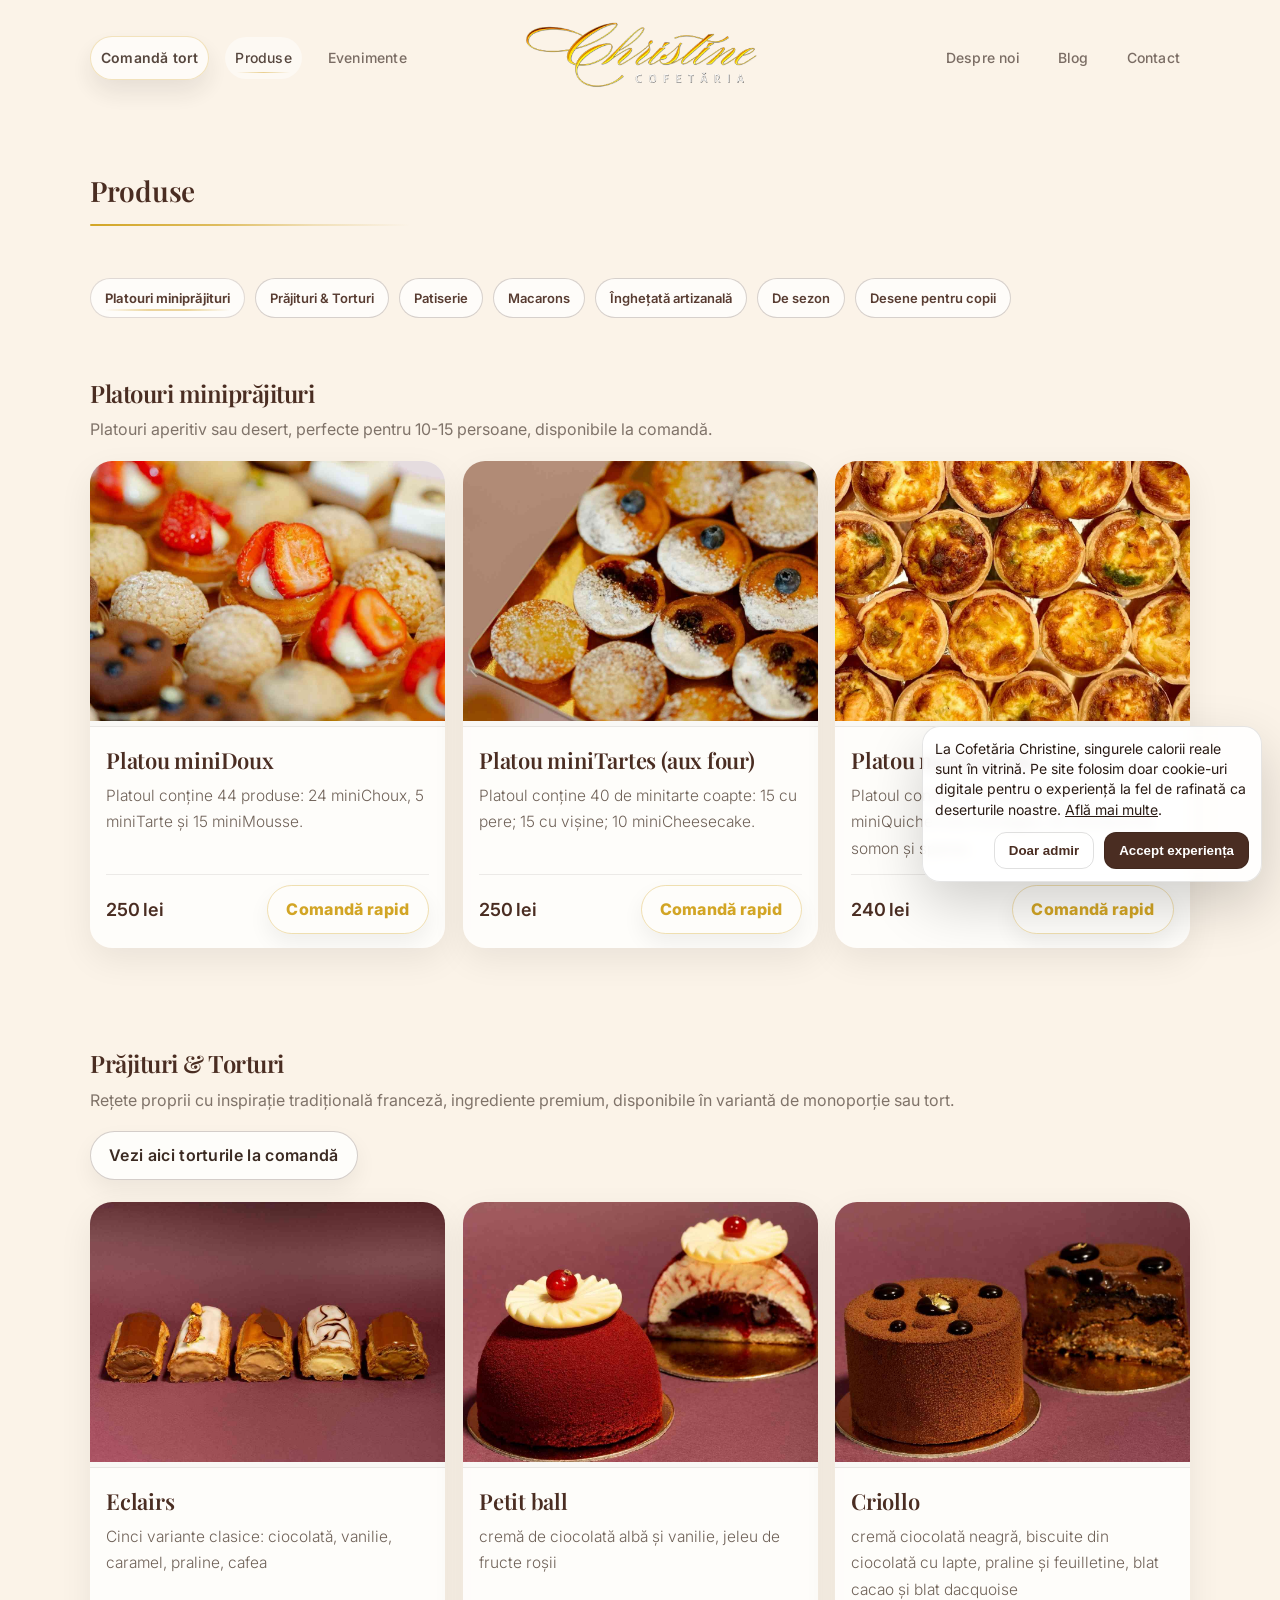
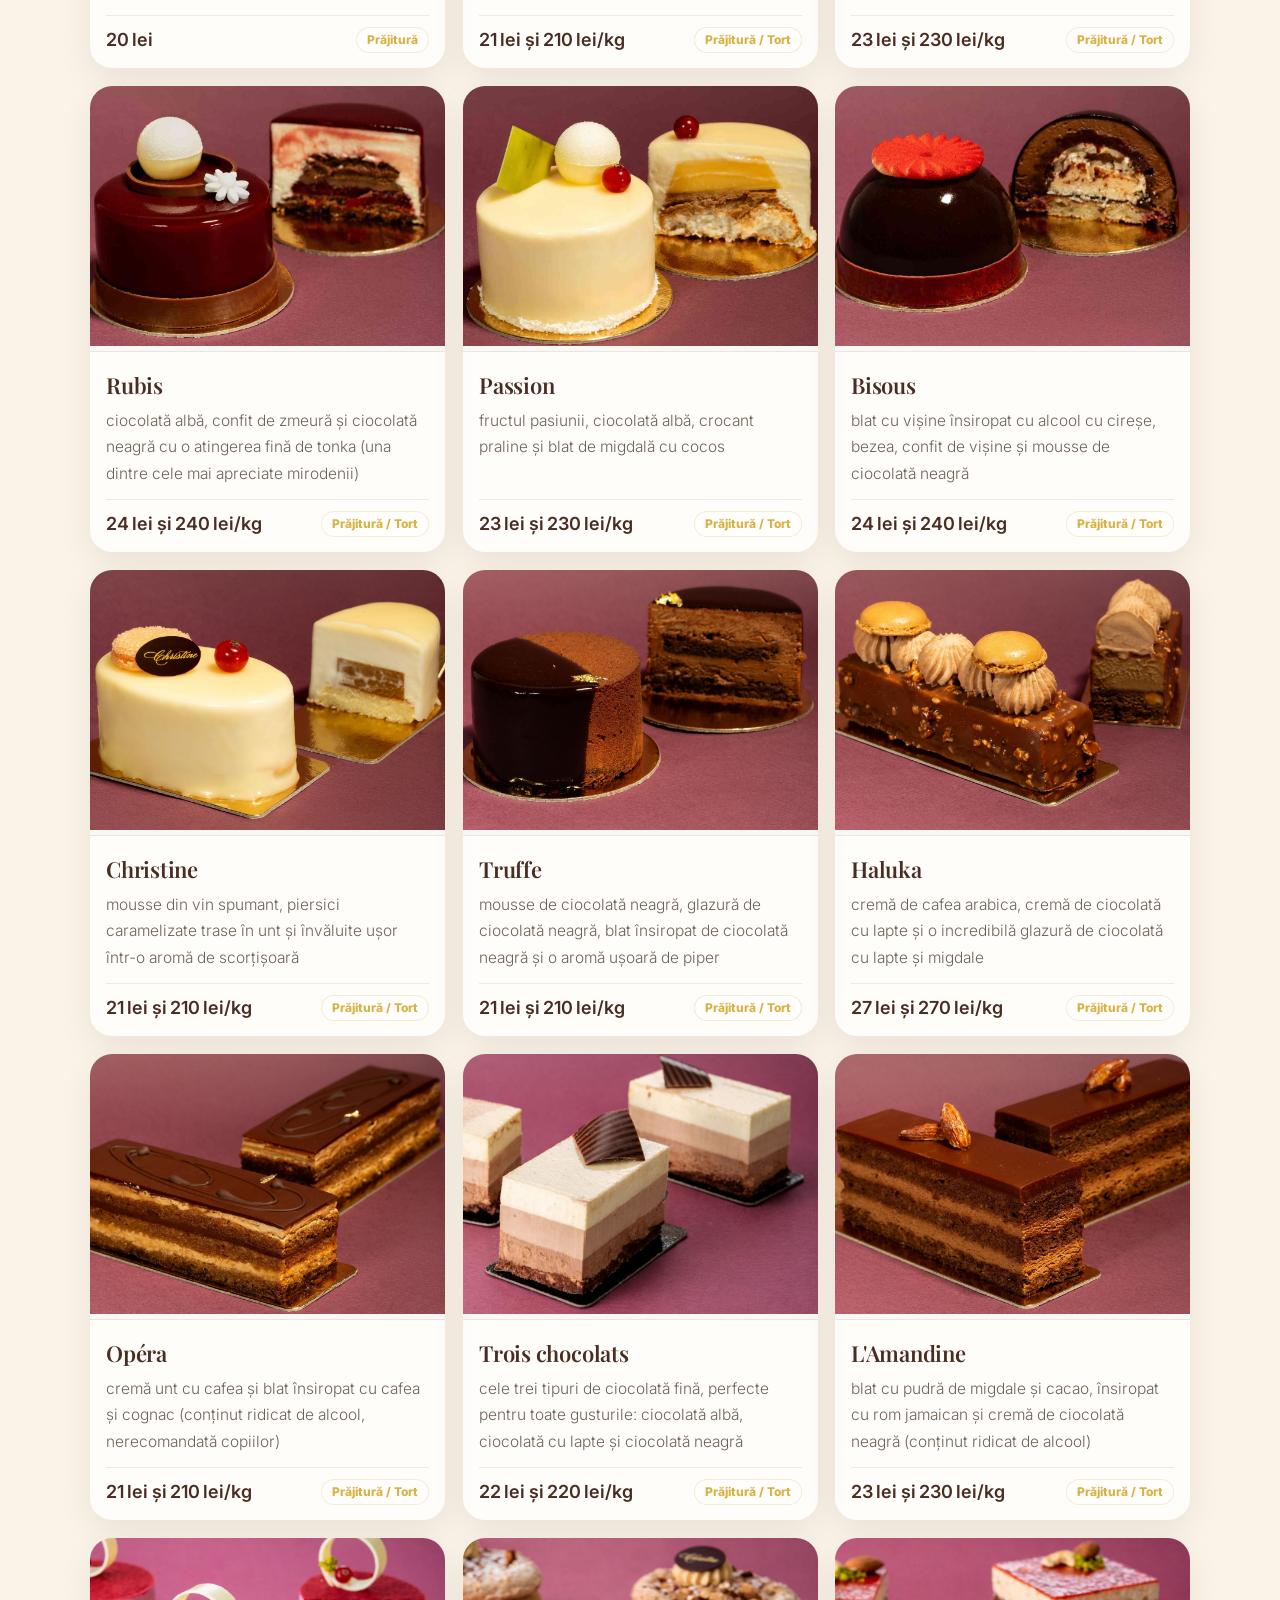
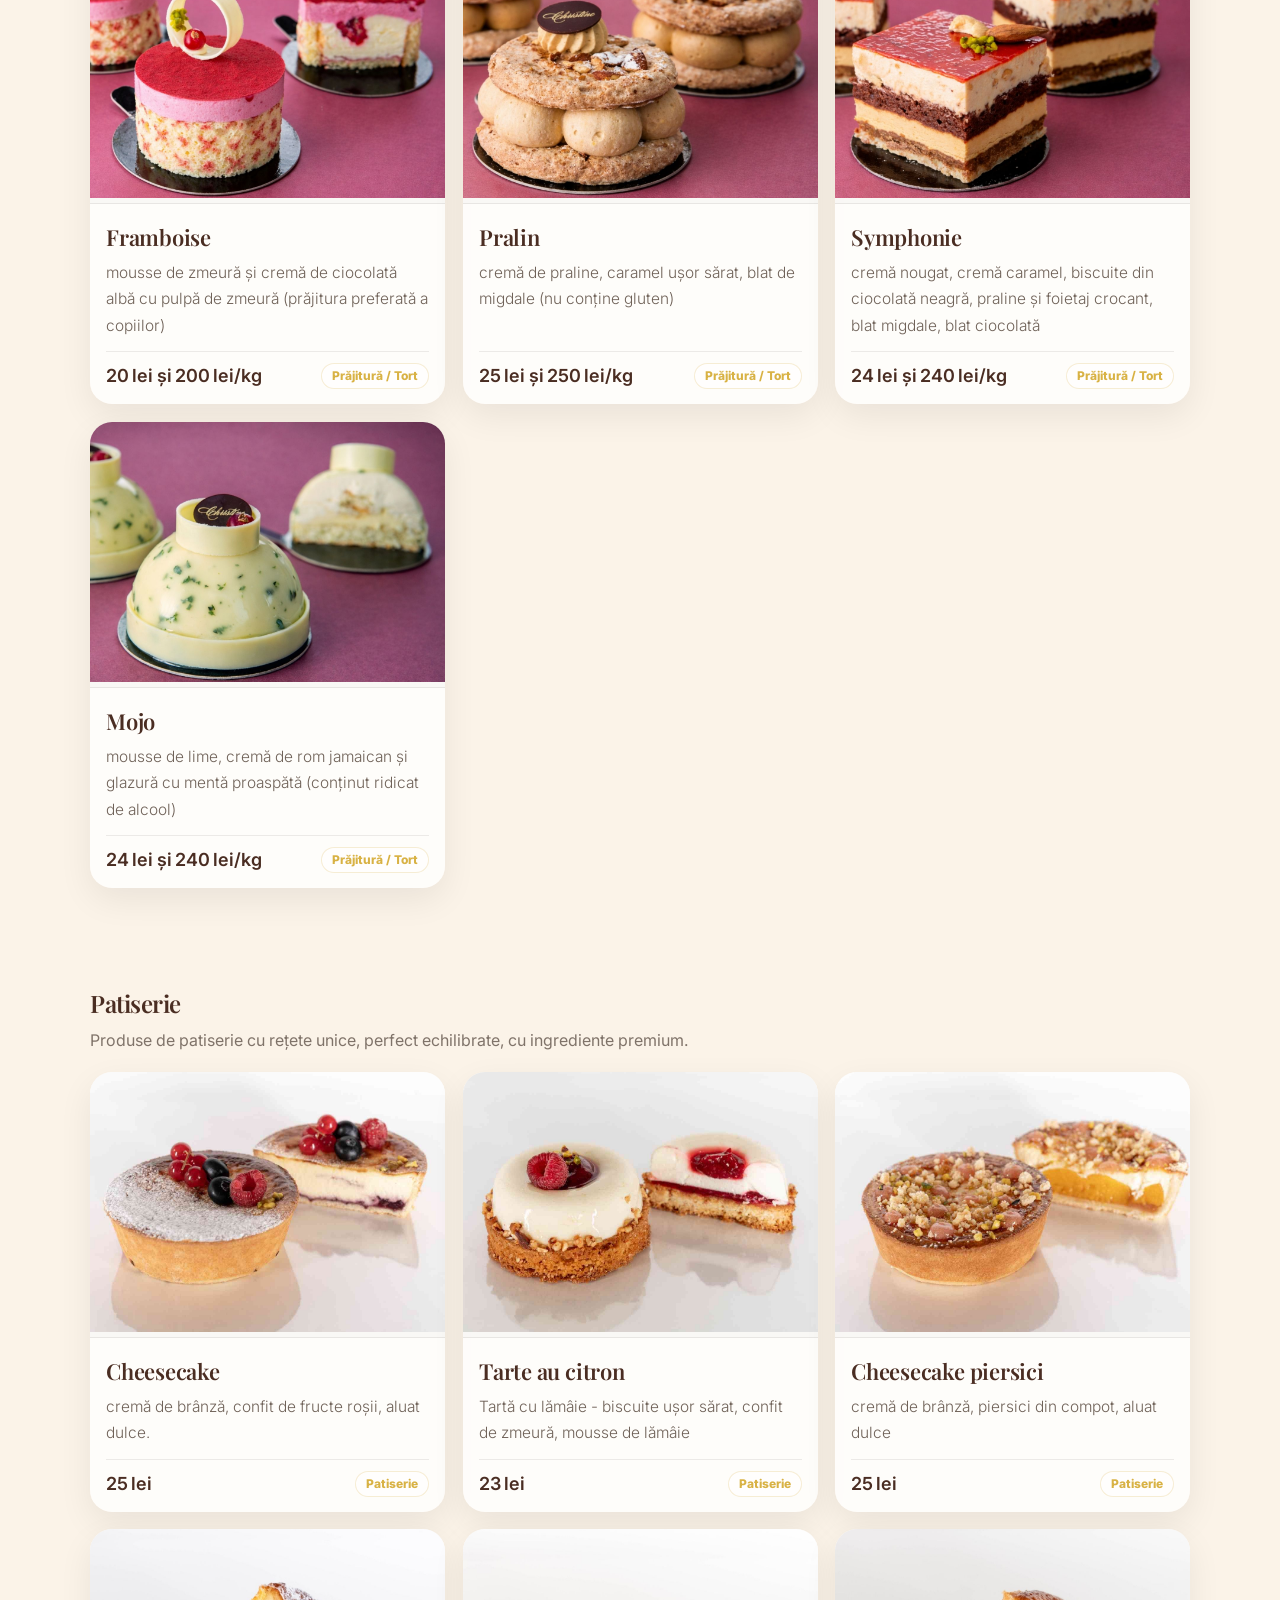
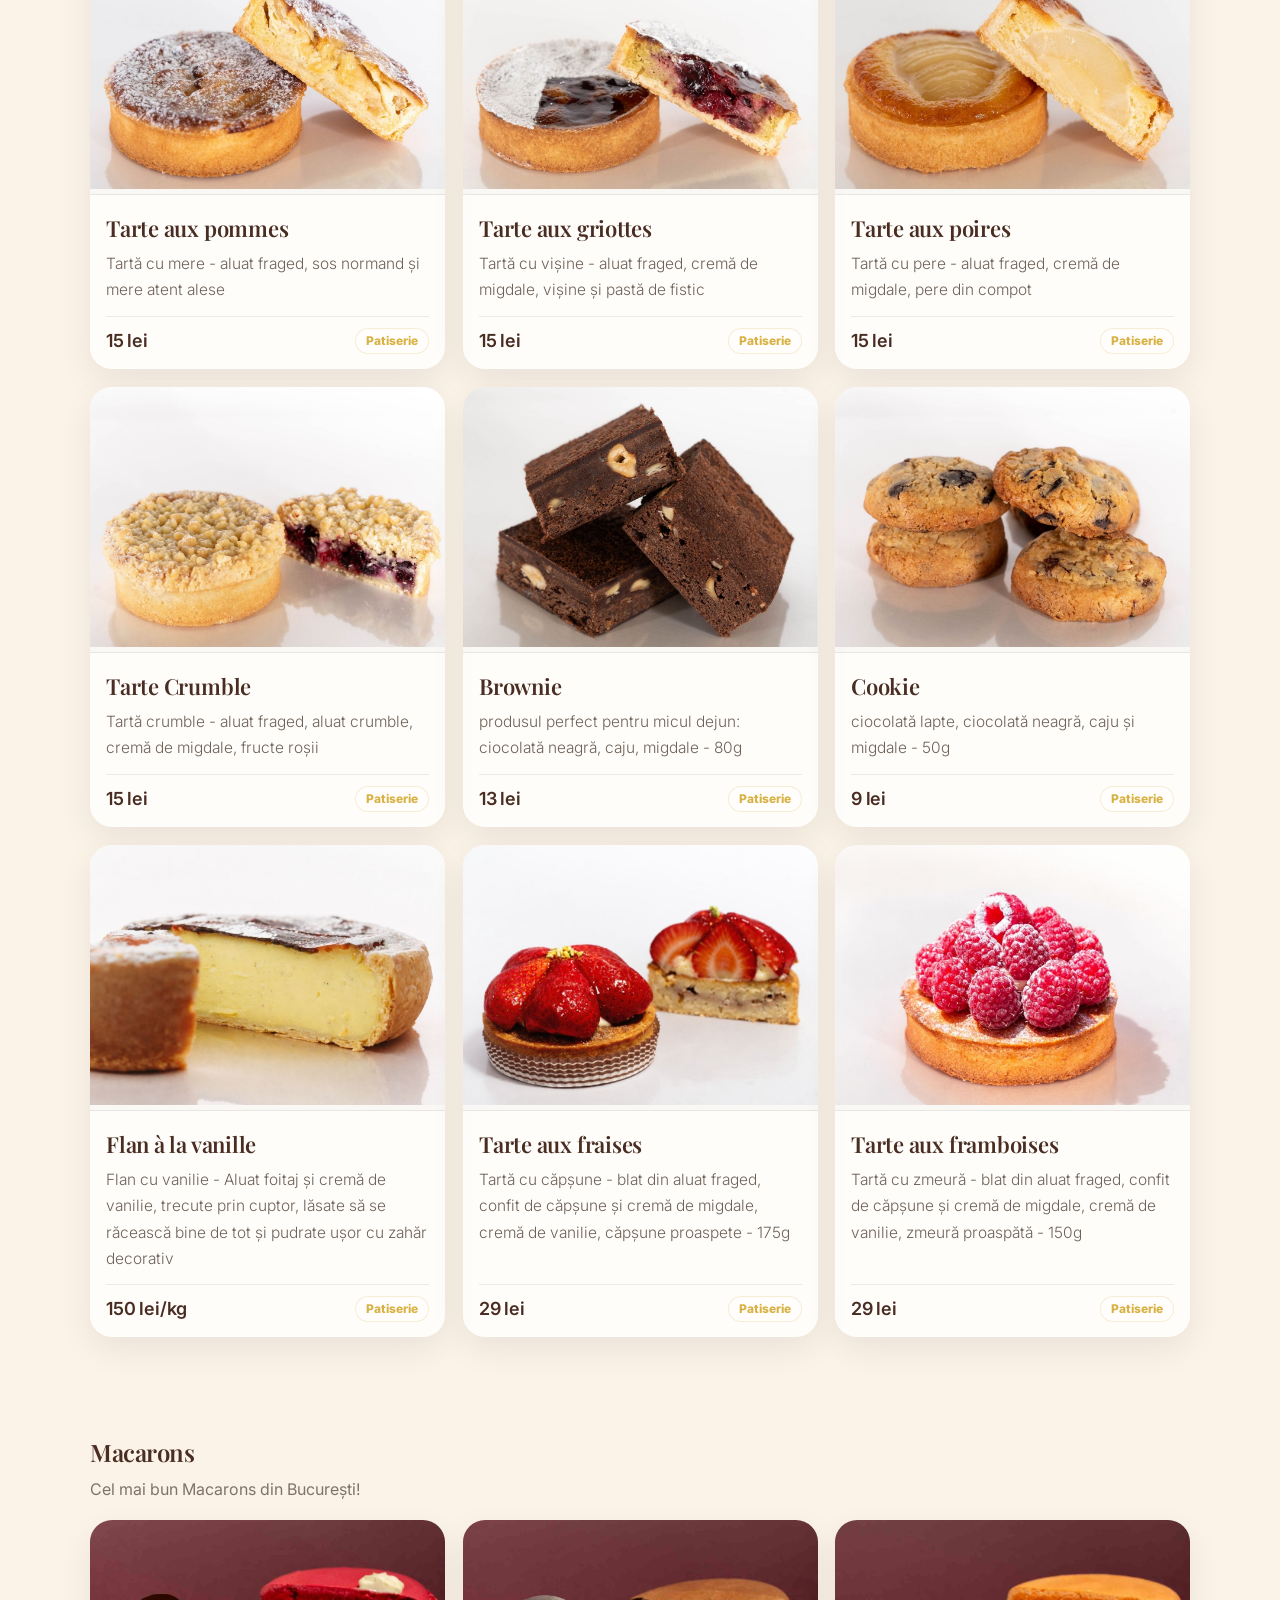
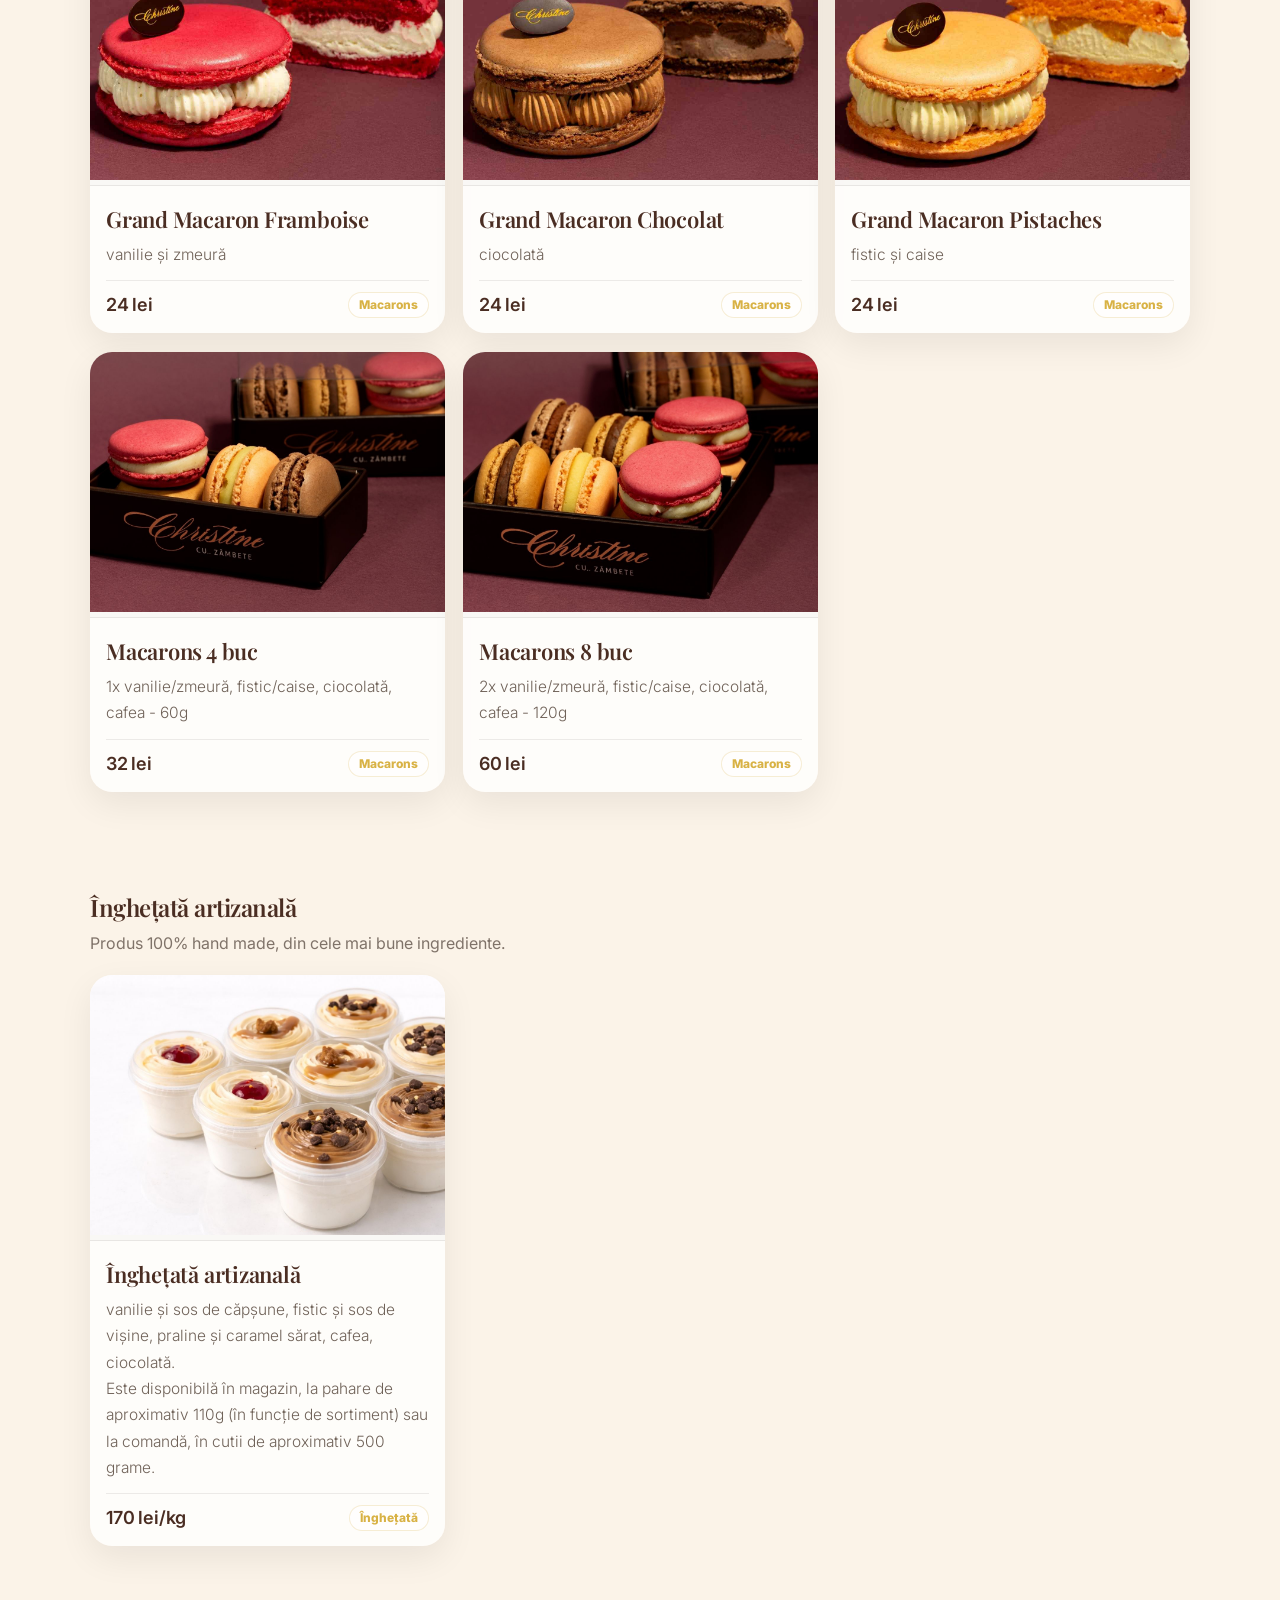
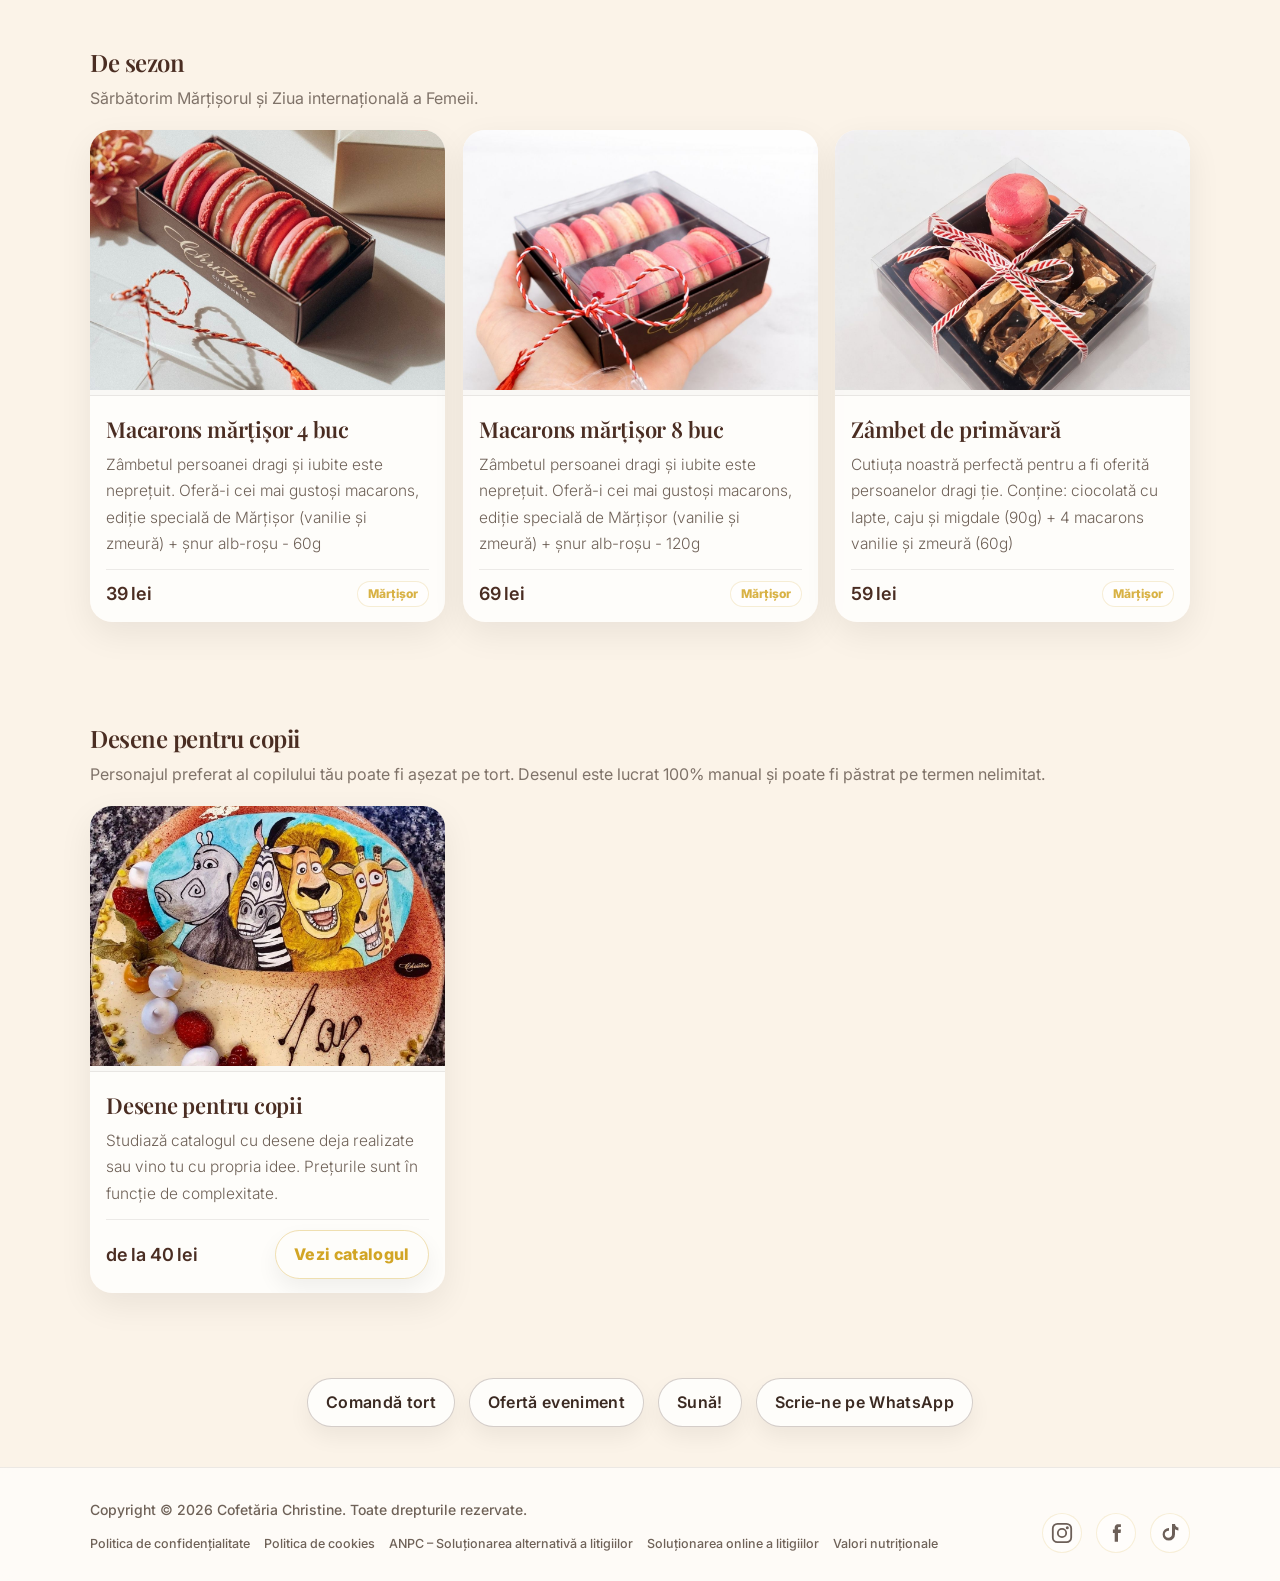
<file: produse.html>
<!doctype html>
<html lang="ro">

<head>
    <meta charset="utf-8" />
    <meta name="viewport" content="width=device-width,initial-scale=1" />
    <title>Produse — Cofetăria Christine</title>
    <meta name="description"
        content="Produsele Cofetăria Christine: platouri, prăjituri și torturi, patiserie, macarons, înghețată artizanală și produse de sezon." />
    <link rel="preconnect" href="https://fonts.googleapis.com">
    <link rel="preconnect" href="https://fonts.gstatic.com" crossorigin>

    <link
        href="https://fonts.googleapis.com/css2?family=Inter:wght@300;400;500;600&family=Playfair+Display:wght@500;600;700&display=swap"
        rel="stylesheet">
    <link rel="stylesheet" href="style.css" />
    <link rel="stylesheet" href="premium-style.css" />
</head>

<body class="page-produse">

    <header class="header">
        <div class="container header__inner header__inner--split">

            <!-- LEFT NAV (acum cu CTA) -->
            <nav class="nav nav--desktop nav--left" aria-label="Navigație principală stânga">
                <a class="nav__link nav__link--cta" href="comanda-tort.html">Comandă tort</a>
                <a class="nav__link" href="produse.html" aria-current="page">Produse</a>
                <a class="nav__link" href="evenimente.html">Evenimente</a>
            </nav>

            <!-- LOGO -->
            <a class="brand brand--center" href="index.html" aria-label="Cofetăria Christine">
                <img class="brand__logo" src="assets/img/logo.png" alt="Cofetăria Christine" />
            </a>

            <!-- RIGHT NAV -->
            <nav class="nav nav--desktop nav--right" aria-label="Navigație secundară dreapta">
                <a class="nav__link" href="despre-noi.html">Despre noi</a>
                <a class="nav__link" href="blog.html">Blog</a>
                <a class="nav__link" href="contact.html">Contact</a>
            </nav>

            <!-- Hamburger (mobil) — păstrezi exact ca înainte -->
            <button class="menu-btn" type="button" aria-label="Deschide meniul" aria-controls="mobileMenu"
                aria-expanded="false">
                <span></span><span></span><span></span>
            </button>

        </div>

        <!-- NAV mobil (dropdown) — lasă-l EXACT cum îl ai acum -->
        <nav id="mobileMenu" class="nav-mobile" aria-label="Meniu mobil" hidden>
            <div class="container nav-mobile__inner">
                <a class="nav__link" href="despre-noi.html">Despre noi</a>
                <a class="nav__link" href="produse.html" aria-current="page">Produse</a>
                <a class="nav__link" href="evenimente.html">Evenimente</a>
                <a class="nav__link" href="blog.html">Blog</a>
                <a class="nav__link" href="contact.html">Contact</a>
                <a class="nav__link nav__link--cta" href="comanda-tort.html">Comandă tort</a>
            </div>
        </nav>
    </header>

    <main>
        <br>
        <!-- HERO -->
        <section class="section section--hero">
            <div class="container">
                <div class="section__head">
                    <h2>Produse</h2>

                </div>
            </div>
        </section>

        <!-- SUBMENIU STICKY (chips) -->
        <div class="products-subnav" role="navigation" aria-label="Categorii produse">
            <div class="container products-subnav__inner">
                <div class="category-nav">
                    <a class="chip" href="#platouri-miniprajituri">Platouri miniprăjituri</a>
                    <a class="chip" href="#prajituri-torturi">Prăjituri & Torturi</a>
                    <a class="chip" href="#patiserie">Patiserie</a>
                    <a class="chip" href="#macarons">Macarons</a>
                    <a class="chip" href="#inghetata">Înghețată artizanală</a>
                    <a class="chip" href="#sezon">De sezon</a>
                    <a class="chip" href="#copii">Desene pentru copii</a>
                </div>
            </div>
        </div>
        <!-- 1. PLATOURI -->
        <section id="platouri-miniprajituri" class="category">
            <div class="container">
                <div class="category__head">
                    <h2>Platouri miniprăjituri</h2>
                    <p>Platouri aperitiv sau desert, perfecte pentru 10-15 persoane, disponibile la comandă.</p>
                </div>

                <div class="products-grid">
                    <!-- Exemplu card -->
                    <article class="product-card">
                        <div class="product-card__media">
                            <img src="assets/img/Platou-miniDoux.jpg" alt="Platou MiniDoux" loading="lazy">
                        </div>

                        <div class="product-card__body">
                            <h3 class="product-card__title">Platou miniDoux</h3>
                            <p class="product-card__desc">Platoul conține 44 produse: 24 miniChoux, 5 miniTarte și 15
                                miniMousse.</p>
                            <div class="product-card__meta">
                                <span class="price">250 lei</span>
                                <a class="btn btn--small btn--order" href="https://wa.me/40747724045">
                                    Comandă rapid
                                </a>
                            </div>

                        </div>
                    </article>

                    <article class="product-card">
                        <div class="product-card__media">
                            <img src="assets/img/platou-miniTartes.jpg" alt="Platou miniTartes (aux four)"
                                loading="lazy">
                        </div>

                        <div class="product-card__body">
                            <h3 class="product-card__title">Platou miniTartes (aux four)</h3>
                            <p class="product-card__desc">Platoul conține 40 de minitarte coapte: 15 cu pere; 15
                                cu vișine; 10 miniCheesecake.</p>
                            <div class="product-card__meta">
                                <span class="price">250 lei</span>
                                <a class="btn btn--small btn--order" href="https://wa.me/40747724045">
                                    Comandă rapid
                                </a>
                            </div>
                        </div>
                    </article>

                    <article class="product-card">
                        <div class="product-card__media">
                            <img src="assets/img/platou-miniQuiche.jpg" alt="Platou miniQuiche" loading="lazy">
                        </div>

                        <div class="product-card__body">
                            <h3 class="product-card__title">Platou miniQuiche</h3>
                            <p class="product-card__desc">Platoul conține 40 de produse: 20 miniQuiche trois fromages;
                                20 miniQuiche somon și spanac.</p>
                            <div class="product-card__meta">
                                <span class="price">240 lei</span>
                                <a class="btn btn--small btn--order" href="https://wa.me/40747724045">
                                    Comandă rapid
                                </a>
                            </div>
                        </div>
                    </article>
                </div>
            </div>
        </section>

        <!-- 2. PRAJITURI & TORTURI -->
        <section id="prajituri-torturi" class="category">
            <div class="container">
                <div class="category__head">
                    <h2>Prăjituri & Torturi</h2>
                    <p>Rețete proprii cu inspirație tradițională franceză, ingrediente premium, disponibile în variantă
                        de monoporție sau tort.</p>
                </div>
                <div class="info-important">
                    <a href="assets/pdf/torturi-la-comanda.pdf" class="btn btn--ghost btn--small btn--info">
                        Vezi aici torturile la comandă
                    </a>
                </div>

                <div class="products-grid">
                    <!-- Duplici cardul de mai jos pentru toate cele 17 -->
                    <article class="product-card">
                        <div class="product-card__media">
                            <img src="assets/img/eclairs.jpg" alt="Eclairs" loading="lazy">
                        </div>

                        <div class="product-card__body">
                            <h3 class="product-card__title">Eclairs</h3>
                            <p class="product-card__desc">Cinci variante clasice: ciocolată, vanilie, caramel, praline,
                                cafea</p>
                            <div class="product-card__meta">
                                <span class="price">20 lei</span>
                                <span class="badge">Prăjitură</span>
                            </div>
                        </div>
                    </article>
                    <article class="product-card">
                        <div class="product-card__media">
                            <img src="assets/img/petit-ball.jpg" alt="Petit ball" loading="lazy">
                        </div>

                        <div class="product-card__body">
                            <h3 class="product-card__title">Petit ball</h3>
                            <p class="product-card__desc">cremă de ciocolată albă și vanilie, jeleu de fructe roșii
                            </p>
                            <div class="product-card__meta">
                                <span class="price">21 lei și 210 lei/kg</span>
                                <span class="badge">Prăjitură / Tort</span>
                            </div>
                        </div>
                    </article>
                    <article class="product-card">
                        <div class="product-card__media">
                            <img src="assets/img/criollo.jpg" alt="Criollo" loading="lazy">
                        </div>

                        <div class="product-card__body">
                            <h3 class="product-card__title">Criollo</h3>
                            <p class="product-card__desc">cremă ciocolată neagră, biscuite din ciocolată cu lapte,
                                praline și feuilletine, blat cacao și blat dacquoise</p>
                            <div class="product-card__meta">
                                <span class="price">23 lei și 230 lei/kg</span>
                                <span class="badge">Prăjitură / Tort</span>
                            </div>
                        </div>
                    </article>
                    <article class="product-card">
                        <div class="product-card__media">
                            <img src="assets/img/rubis.jpg" alt="Rubis" loading="lazy">
                        </div>

                        <div class="product-card__body">
                            <h3 class="product-card__title">Rubis</h3>
                            <p class="product-card__desc">ciocolată albă, confit de zmeură și ciocolată neagră cu o
                                atingerea fină de tonka (una dintre cele mai apreciate mirodenii)</p>
                            <div class="product-card__meta">
                                <span class="price">24 lei și 240 lei/kg</span>
                                <span class="badge">Prăjitură / Tort</span>
                            </div>
                        </div>
                    </article>
                    <article class="product-card">
                        <div class="product-card__media">
                            <img src="assets/img/passion.jpg" alt="Passion" loading="lazy">
                        </div>

                        <div class="product-card__body">
                            <h3 class="product-card__title">Passion</h3>
                            <p class="product-card__desc">fructul pasiunii, ciocolată albă, crocant praline și blat de
                                migdală cu cocos</p>
                            <div class="product-card__meta">
                                <span class="price">23 lei și 230 lei/kg</span>
                                <span class="badge">Prăjitură / Tort</span>
                            </div>
                        </div>
                    </article>
                    <article class="product-card">
                        <div class="product-card__media">
                            <img src="assets/img/bisous.jpg" alt="Bisous" loading="lazy">
                        </div>

                        <div class="product-card__body">
                            <h3 class="product-card__title">Bisous</h3>
                            <p class="product-card__desc">blat cu vișine însiropat cu alcool cu cireșe, bezea, confit de
                                vișine și mousse de ciocolată neagră</p>
                            <div class="product-card__meta">
                                <span class="price">24 lei și 240 lei/kg</span>
                                <span class="badge">Prăjitură / Tort</span>
                            </div>
                        </div>
                    </article>
                    <article class="product-card">
                        <div class="product-card__media">
                            <img src="assets/img/christine.jpg" alt="Christine" loading="lazy">
                        </div>

                        <div class="product-card__body">
                            <h3 class="product-card__title">Christine</h3>
                            <p class="product-card__desc">mousse din vin spumant, piersici caramelizate trase în unt și
                                învăluite ușor într-o aromă de scorțișoară</p>
                            <div class="product-card__meta">
                                <span class="price">21 lei și 210 lei/kg</span>
                                <span class="badge">Prăjitură / Tort</span>
                            </div>
                        </div>
                    </article>
                    <article class="product-card">
                        <div class="product-card__media">
                            <img src="assets/img/truffe.jpg" alt="Truffe" loading="lazy">
                        </div>

                        <div class="product-card__body">
                            <h3 class="product-card__title">Truffe</h3>
                            <p class="product-card__desc">mousse de ciocolată neagră, glazură de ciocolată neagră, blat
                                însiropat de ciocolată neagră și o aromă ușoară de piper</p>

                            <div class="product-card__meta">
                                <span class="price">21 lei și 210 lei/kg</span>
                                <span class="badge">Prăjitură / Tort</span>
                            </div>
                        </div>
                    </article>
                    <article class="product-card">
                        <div class="product-card__media">
                            <img src="assets/img/haluka.jpg" alt="Haluka" loading="lazy">
                        </div>

                        <div class="product-card__body">
                            <h3 class="product-card__title">Haluka</h3>
                            <p class="product-card__desc">cremă de cafea arabica, cremă de ciocolată cu lapte și o
                                incredibilă glazură de ciocolată cu lapte și migdale</p>

                            <div class="product-card__meta">
                                <span class="price">27 lei și 270 lei/kg</span>
                                <span class="badge">Prăjitură / Tort</span>
                            </div>
                        </div>
                    </article>
                    <article class="product-card">
                        <div class="product-card__media">
                            <img src="assets/img/opera.jpg" alt="Opera" loading="lazy">
                        </div>

                        <div class="product-card__body">
                            <h3 class="product-card__title">Opéra</h3>
                            <p class="product-card__desc">cremă unt cu cafea și blat însiropat cu cafea și cognac
                                (conținut ridicat de alcool, nerecomandată copiilor)</p>

                            <div class="product-card__meta">
                                <span class="price">21 lei și 210 lei/kg</span>
                                <span class="badge">Prăjitură / Tort</span>
                            </div>
                        </div>
                    </article>
                    <article class="product-card">
                        <div class="product-card__media">
                            <img src="assets/img/trois-chocolats.jpg" alt="Trois chocolats" loading="lazy">
                        </div>

                        <div class="product-card__body">
                            <h3 class="product-card__title">Trois chocolats</h3>
                            <p class="product-card__desc">cele trei tipuri de ciocolată fină, perfecte pentru toate
                                gusturile: ciocolată albă, ciocolată
                                cu lapte și ciocolată neagră
                            </p>

                            <div class="product-card__meta">
                                <span class="price">22 lei și 220 lei/kg</span>
                                <span class="badge">Prăjitură / Tort</span>
                            </div>
                        </div>
                    </article>
                    <article class="product-card">
                        <div class="product-card__media">
                            <img src="assets/img/l-amandine.jpg" alt="L'Amandine" loading="lazy">
                        </div>

                        <div class="product-card__body">
                            <h3 class="product-card__title">L'Amandine</h3>
                            <p class="product-card__desc">blat cu pudră de migdale și cacao, însiropat cu rom jamaican
                                și cremă de ciocolată neagră (conținut ridicat de alcool)</p>

                            <div class="product-card__meta">
                                <span class="price">23 lei și 230 lei/kg</span>
                                <span class="badge">Prăjitură / Tort</span>
                            </div>
                        </div>
                    </article>
                    <article class="product-card">
                        <div class="product-card__media">
                            <img src="assets/img/framboise.jpg" alt="Framboise" loading="lazy">
                        </div>

                        <div class="product-card__body">
                            <h3 class="product-card__title">Framboise</h3>
                            <p class="product-card__desc">mousse de zmeură și cremă de ciocolată albă cu pulpă de zmeură
                                (prăjitura preferată a copiilor)</p>

                            <div class="product-card__meta">
                                <span class="price">20 lei și 200 lei/kg</span>
                                <span class="badge">Prăjitură / Tort</span>
                            </div>
                        </div>
                    </article>
                    <article class="product-card">
                        <div class="product-card__media">
                            <img src="assets/img/pralin.jpg" alt="Pralin" loading="lazy">
                        </div>

                        <div class="product-card__body">
                            <h3 class="product-card__title">Pralin</h3>
                            <p class="product-card__desc">cremă de praline, caramel ușor sărat, blat de migdale (nu
                                conține gluten)</p>

                            <div class="product-card__meta">
                                <span class="price">25 lei și 250 lei/kg</span>
                                <span class="badge">Prăjitură / Tort</span>
                            </div>
                        </div>
                    </article>
                    <article class="product-card">
                        <div class="product-card__media">
                            <img src="assets/img/symphonie.jpg" alt="Symphonie" loading="lazy">
                        </div>

                        <div class="product-card__body">
                            <h3 class="product-card__title">Symphonie</h3>
                            <p class="product-card__desc">cremă nougat, cremă caramel, biscuite din ciocolată neagră,
                                praline și foietaj crocant, blat migdale, blat ciocolată</p>

                            <div class="product-card__meta">
                                <span class="price">24 lei și 240 lei/kg</span>
                                <span class="badge">Prăjitură / Tort</span>
                            </div>
                        </div>
                    </article>
                    <article class="product-card">
                        <div class="product-card__media">
                            <img src="assets/img/mojo.jpg" alt="Mojo" loading="lazy">
                        </div>

                        <div class="product-card__body">
                            <h3 class="product-card__title">Mojo</h3>
                            <p class="product-card__desc">mousse de lime, cremă de rom jamaican și glazură cu mentă
                                proaspătă (conținut ridicat de alcool)</p>

                            <div class="product-card__meta">
                                <span class="price">24 lei și 240 lei/kg</span>
                                <span class="badge">Prăjitură / Tort</span>
                            </div>
                        </div>
                    </article>

                    <!-- ... încă 16 -->
                </div>
            </div>
        </section>

        <!-- 3. PATISERIE -->
        <section id="patiserie" class="category">
            <div class="container">
                <div class="category__head">
                    <h2>Patiserie</h2>
                    <p>Produse de patiserie cu rețete unice, perfect echilibrate, cu ingrediente premium.</p>
                </div>

                <div class="products-grid">
                    <!-- ... 12 carduri -->
                    <article class="product-card">
                        <div class="product-card__media">
                            <img src="assets/img/cheesecake.jpg" alt="Cheesecake" loading="lazy">
                        </div>

                        <div class="product-card__body">
                            <h3 class="product-card__title">Cheesecake</h3>
                            <p class="product-card__desc">cremă de brânză, confit de fructe roșii, aluat dulce.</p>
                            <div class="product-card__meta">
                                <span class="price">25 lei</span>
                                <span class="badge">Patiserie</span>
                            </div>
                        </div>
                    </article>
                    <article class="product-card">
                        <div class="product-card__media">
                            <img src="assets/img/tarte-au-citron.jpg" alt="Tarte au citron" loading="lazy">
                        </div>

                        <div class="product-card__body">
                            <h3 class="product-card__title">Tarte au citron</h3>
                            <p class="product-card__desc">Tartă cu lămâie - biscuite ușor sărat, confit de zmeură,
                                mousse de lămâie</p>
                            <div class="product-card__meta">
                                <span class="price">23 lei</span>
                                <span class="badge">Patiserie</span>
                            </div>
                        </div>
                    </article>
                    <article class="product-card">
                        <div class="product-card__media">
                            <img src="assets/img/cheesecake-piersici.jpg" alt="Cheesecake piersici" loading="lazy">
                        </div>

                        <div class="product-card__body">
                            <h3 class="product-card__title">Cheesecake piersici</h3>
                            <p class="product-card__desc">cremă de brânză, piersici din compot, aluat dulce</p>
                            <div class="product-card__meta">
                                <span class="price">25 lei</span>
                                <span class="badge">Patiserie</span>
                            </div>
                        </div>
                    </article>
                    <article class="product-card">
                        <div class="product-card__media">
                            <img src="assets/img/tarta-mere.jpg" alt="Tartă mere" loading="lazy">
                        </div>

                        <div class="product-card__body">
                            <h3 class="product-card__title">Tarte aux pommes</h3>
                            <p class="product-card__desc">Tartă cu mere - aluat fraged, sos normand și mere atent alese
                            </p>
                            <div class="product-card__meta">
                                <span class="price">15 lei</span>
                                <span class="badge">Patiserie</span>
                            </div>
                        </div>
                    </article>
                    <article class="product-card">
                        <div class="product-card__media">
                            <img src="assets/img/tarta-visine.jpg" alt="Tartă vișine" loading="lazy">
                        </div>

                        <div class="product-card__body">
                            <h3 class="product-card__title">Tarte aux griottes</h3>
                            <p class="product-card__desc">Tartă cu vișine - aluat fraged, cremă de migdale, vișine și
                                pastă de fistic
                            </p>
                            <div class="product-card__meta">
                                <span class="price">15 lei</span>
                                <span class="badge">Patiserie</span>
                            </div>
                        </div>
                    </article>
                    <article class="product-card">
                        <div class="product-card__media">
                            <img src="assets/img/tarta-pere.jpg" alt="Tartă pere" loading="lazy">
                        </div>

                        <div class="product-card__body">
                            <h3 class="product-card__title">Tarte aux poires</h3>
                            <p class="product-card__desc">Tartă cu pere - aluat fraged, cremă de migdale, pere din
                                compot
                            </p>
                            <div class="product-card__meta">
                                <span class="price">15 lei</span>
                                <span class="badge">Patiserie</span>
                            </div>
                        </div>
                    </article>
                    <article class="product-card">
                        <div class="product-card__media">
                            <img src="assets/img/tarta-crumble.jpg" alt="Tartă crumble" loading="lazy">
                        </div>

                        <div class="product-card__body">
                            <h3 class="product-card__title">Tarte Crumble</h3>
                            <p class="product-card__desc">Tartă crumble - aluat fraged, aluat crumble, cremă de migdale,
                                fructe roșii
                            </p>
                            <div class="product-card__meta">
                                <span class="price">15 lei</span>
                                <span class="badge">Patiserie</span>
                            </div>
                        </div>
                    </article>
                    <article class="product-card">
                        <div class="product-card__media">
                            <img src="assets/img/brownie.jpg" alt="Brownie" loading="lazy">
                        </div>

                        <div class="product-card__body">
                            <h3 class="product-card__title">Brownie</h3>
                            <p class="product-card__desc">produsul perfect pentru micul dejun: ciocolată neagră, caju,
                                migdale - 80g
                            </p>
                            <div class="product-card__meta">
                                <span class="price">13 lei</span>
                                <span class="badge">Patiserie</span>
                            </div>
                        </div>
                    </article>
                    <article class="product-card">
                        <div class="product-card__media">
                            <img src="assets/img/cookie.jpg" alt="Cookie" loading="lazy">
                        </div>

                        <div class="product-card__body">
                            <h3 class="product-card__title">Cookie</h3>
                            <p class="product-card__desc">ciocolată lapte, ciocolată neagră, caju și migdale - 50g
                            </p>
                            <div class="product-card__meta">
                                <span class="price">9 lei</span>
                                <span class="badge">Patiserie</span>
                            </div>
                        </div>
                    </article>
                    <article class="product-card">
                        <div class="product-card__media">
                            <img src="assets/img/flan-vanilie.jpg" alt="Flan vanilie" loading="lazy">
                        </div>

                        <div class="product-card__body">
                            <h3 class="product-card__title">Flan à la vanille</h3>
                            <p class="product-card__desc">Flan cu vanilie - Aluat foitaj și cremă de vanilie, trecute
                                prin cuptor, lăsate să se răcească bine de tot și pudrate ușor cu zahăr decorativ
                            </p>
                            <div class="product-card__meta">
                                <span class="price">150 lei/kg</span>
                                <span class="badge">Patiserie</span>
                            </div>
                        </div>
                    </article>
                    <article class="product-card">
                        <div class="product-card__media">
                            <img src="assets/img/tarta-capsune.jpg" alt="Tartă căpșune" loading="lazy">
                        </div>

                        <div class="product-card__body">
                            <h3 class="product-card__title">Tarte aux fraises</h3>
                            <p class="product-card__desc">Tartă cu căpșune - blat din aluat fraged, confit de căpșune și
                                cremă de migdale, cremă de vanilie, căpșune proaspete - 175g
                            </p>
                            <div class="product-card__meta">
                                <span class="price">29 lei</span>
                                <span class="badge">Patiserie</span>
                            </div>
                        </div>
                    </article>
                    <article class="product-card">
                        <div class="product-card__media">
                            <img src="assets/img/tarta-zmeura.jpg" alt="Tartă zmeură" loading="lazy">
                        </div>

                        <div class="product-card__body">
                            <h3 class="product-card__title">Tarte aux framboises</h3>
                            <p class="product-card__desc">Tartă cu zmeură - blat din aluat fraged, confit de căpșune și
                                cremă de migdale, cremă de vanilie, zmeură proaspătă - 150g
                            </p>
                            <div class="product-card__meta">
                                <span class="price">29 lei</span>
                                <span class="badge">Patiserie</span>
                            </div>
                        </div>
                    </article>
                </div>
            </div>
        </section>

        <!-- 4. MACARONS -->
        <section id="macarons" class="category">
            <div class="container">
                <div class="category__head">
                    <h2>Macarons</h2>
                    <p>Cel mai bun Macarons din București!</p>
                </div>

                <div class="products-grid">
                    <!-- ... 6 carduri -->
                    <article class="product-card">
                        <div class="product-card__media">
                            <img src="assets/img/grand-macaron-framboise.jpg" alt="Grand Macaron Framboise"
                                loading="lazy">
                        </div>

                        <div class="product-card__body">
                            <h3 class="product-card__title">Grand Macaron Framboise</h3>
                            <p class="product-card__desc">vanilie și zmeură</p>
                            <div class="product-card__meta">
                                <span class="price">24 lei</span>
                                <span class="badge">Macarons</span>
                            </div>
                        </div>
                    </article>
                    <article class="product-card">
                        <div class="product-card__media">
                            <img src="assets/img/grand-macaron-chocolat.jpg" alt="Grand Macaron Chocolat"
                                loading="lazy">
                        </div>

                        <div class="product-card__body">
                            <h3 class="product-card__title">Grand Macaron Chocolat</h3>
                            <p class="product-card__desc">ciocolată</p>
                            <div class="product-card__meta">
                                <span class="price">24 lei</span>
                                <span class="badge">Macarons</span>
                            </div>
                        </div>
                    </article>
                    <article class="product-card">
                        <div class="product-card__media">
                            <img src="assets/img/grand-macaron-pistaches.jpg" alt="Grand Macaron Pistaches"
                                loading="lazy">
                        </div>

                        <div class="product-card__body">
                            <h3 class="product-card__title">Grand Macaron Pistaches</h3>
                            <p class="product-card__desc">fistic și caise</p>
                            <div class="product-card__meta">
                                <span class="price">24 lei</span>
                                <span class="badge">Macarons</span>
                            </div>
                        </div>
                    </article>
                    <article class="product-card">
                        <div class="product-card__media">
                            <img src="assets/img/macarons4.jpg" alt="Macarons 4 buc" loading="lazy">
                        </div>

                        <div class="product-card__body">
                            <h3 class="product-card__title">Macarons 4 buc</h3>
                            <p class="product-card__desc">1x vanilie/zmeură, fistic/caise, ciocolată, cafea - 60g</p>
                            <div class="product-card__meta">
                                <span class="price">32 lei</span>
                                <span class="badge">Macarons</span>
                            </div>
                        </div>
                    </article>
                    <article class="product-card">
                        <div class="product-card__media">
                            <img src="assets/img/macarons8.jpg" alt="Macarons 8 buc" loading="lazy">
                        </div>

                        <div class="product-card__body">
                            <h3 class="product-card__title">Macarons 8 buc</h3>
                            <p class="product-card__desc">2x vanilie/zmeură, fistic/caise, ciocolată, cafea - 120g</p>
                            <div class="product-card__meta">
                                <span class="price">60 lei</span>
                                <span class="badge">Macarons</span>
                            </div>
                        </div>
                    </article>
                </div>
            </div>
        </section>

        <!-- 5. ÎNGHEȚATĂ -->
        <section id="inghetata" class="category">
            <div class="container">
                <div class="category__head">
                    <h2>Înghețată artizanală</h2>
                    <p>Produs 100% hand made, din cele mai bune ingrediente.</p>
                </div>

                <div class="products-grid">
                    <article class="product-card">
                        <div class="product-card__media">
                            <img src="assets/img/inghetata.jpg" alt="Înghețată artizanală" loading="lazy">
                        </div>

                        <div class="product-card__body">
                            <h3 class="product-card__title">Înghețată artizanală</h3>
                            <p class="product-card__desc">vanilie și sos
                                de căpșune, fistic și sos de vișine, praline și caramel sărat, cafea, ciocolată. <br>
                                Este disponibilă în magazin, la pahare de aproximativ 110g (în funcție de
                                sortiment) sau la comandă, în cutii de aproximativ 500 grame.</p>
                            <div class="product-card__meta">
                                <span class="price">170 lei/kg</span>
                                <span class="badge">Înghețată</span>
                            </div>
                        </div>
                    </article>
                </div>
            </div>
        </section>

        <!-- 6. DE SEZON -->
        <section id="sezon" class="category">
            <div class="container">
                <div class="category__head">
                    <h2>De sezon</h2>
                    <p>Sărbătorim Mărțișorul și Ziua internațională a Femeii.</p>
                </div>

                <div class="products-grid">
                    <!-- 1-3 carduri -->
                    <article class="product-card">
                        <div class="product-card__media">
                            <img src="assets/img/macarons4-martisor.jpg" alt="Macarons mărțișor 4 buc" loading="lazy">
                        </div>

                        <div class="product-card__body">
                            <h3 class="product-card__title">Macarons mărțișor 4 buc</h3>
                            <p class="product-card__desc">Zâmbetul persoanei dragi și iubite este neprețuit.
                                Oferă-i cei mai gustoși macarons, ediție specială de Mărțișor (vanilie și zmeură) + șnur
                                alb-roșu - 60g</p>
                            <div class="product-card__meta">
                                <span class="price">39 lei</span>
                                <span class="badge">Mărțișor</span>
                            </div>
                        </div>
                    </article>
                    <article class="product-card">
                        <div class="product-card__media">
                            <img src="assets/img/macarons8-martisor.jpg" alt="Macarons mărțișor 8 buc" loading="lazy">
                        </div>

                        <div class="product-card__body">
                            <h3 class="product-card__title">Macarons mărțișor 8 buc</h3>
                            <p class="product-card__desc">Zâmbetul persoanei dragi și iubite este neprețuit.
                                Oferă-i cei mai gustoși macarons, ediție specială de Mărțișor (vanilie și zmeură) + șnur
                                alb-roșu - 120g</p>
                            <div class="product-card__meta">
                                <span class="price">69 lei</span>
                                <span class="badge">Mărțișor</span>
                            </div>
                        </div>
                    </article>
                    <article class="product-card">
                        <div class="product-card__media">
                            <img src="assets/img/zambet-de-primavara.jpg" alt="Zâmbet de primăvară" loading="lazy">
                        </div>

                        <div class="product-card__body">
                            <h3 class="product-card__title">Zâmbet de primăvară</h3>
                            <p class="product-card__desc">Cutiuța noastră perfectă pentru a fi oferită persoanelor dragi
                                ție.
                                Conține: ciocolată cu lapte, caju și migdale (90g) + 4 macarons vanilie și zmeură (60g)
                            </p>
                            <div class="product-card__meta">
                                <span class="price">59 lei</span>
                                <span class="badge">Mărțișor</span>
                            </div>
                        </div>
                    </article>
                </div>
            </div>
        </section>

        <!-- 7. DESENE PENTRU COPII -->
        <section id="copii" class="category">
            <div class="container">
                <div class="category__head">
                    <h2>Desene pentru copii</h2>
                    <p>Personajul preferat al copilului tău poate fi așezat pe tort. Desenul este lucrat 100% manual și
                        poate fi păstrat pe termen nelimitat.</p>
                </div>

                <div class="products-grid">
                    <!-- 4-5 carduri -->
                    <article class="product-card">
                        <div class="product-card__media">
                            <img src="assets/img/desen tort.jpg" alt="Desene pentru copii" loading="lazy">
                        </div>

                        <div class="product-card__body">
                            <h3 class="product-card__title">Desene pentru copii</h3>
                            <p class="product-card__desc">Studiază catalogul cu desene deja realizate sau vino tu cu
                                propria idee. Prețurile sunt în funcție de complexitate.</p>
                            <div class="product-card__meta">
                                <span class="price">de la 40 lei</span>
                                <a href="assets/pdf/Album Desene Cofe.pdf" target="_blank"
                                    class="btn btn--small btn--order">
                                    Vezi catalogul
                                </a>
                            </div>
                        </div>
                    </article>
                </div>
            </div>
        </section>

        <!-- CTA (buttons only) -->
        <section class="section cta-section">
            <div class="container">
                <div class="cta-card" aria-label="Acțiuni rapide">
                    <div class="actions cta-actions">
                        <a class="btn btn--gold" href="comanda-tort.html">Comandă tort</a>
                        <a class="btn btn--ghost" href="comanda-tort.html">Ofertă eveniment</a>
                        <a class="btn btn--ghost" href="tel:+40747724045">Sună!</a>
                        <a class="btn btn--ghost" href="https://wa.me/40747724045" target="_blank" rel="noopener">
                            Scrie-ne pe WhatsApp
                        </a>
                    </div>
                </div>
            </div>
        </section>

        <!-- FOOTER -->
        <footer class="footer--premium">
            <div class="container">
                <div class="footer__premium-inner">

                    <div class="footer__left">
                        <div class="footer__copyright">
                            Copyright © <span id="year"></span> Cofetăria Christine. Toate drepturile rezervate.
                        </div>

                        <div class="footer__links">
                            <a href="politica-confidentialitate.html">Politica de confidențialitate</a>

                            <a href="politica-cookies.html">Politica de cookies</a>

                            <a href="https://reclamatiisal.anpc.ro" target="_blank" rel="noopener">
                                ANPC – Soluționarea alternativă a litigiilor
                            </a>

                            <a href="https://consumer-redress.ec.europa.eu/site-relocation_en" target="_blank"
                                rel="noopener">
                                Soluționarea online a litigiilor
                            </a>

                            <a href="https://jurnalnutritional.ro/restaurant/6406daed0e2ca49d1d1c0c90/" target="_blank"
                                rel="noopener">
                                Valori nutriționale
                            </a>
                        </div>
                    </div>

                    <!-- IMPORTANT: iconițele trebuie să fie AICI, ca frate al footer__left -->
                    <div class="footer__right" aria-label="Social media">
                        <a href="https://instagram.com/cofetariachristine" target="_blank" rel="noopener"
                            data-tip="Instagram" aria-label="Instagram">
                            <svg viewBox="0 0 24 24" fill="none" aria-hidden="true">
                                <path
                                    d="M7.5 2.8h9A4.7 4.7 0 0 1 21.2 7.5v9A4.7 4.7 0 0 1 16.5 21.2h-9A4.7 4.7 0 0 1 2.8 16.5v-9A4.7 4.7 0 0 1 7.5 2.8Z"
                                    stroke="currentColor" stroke-width="1.8" />
                                <path d="M12 16.2a4.2 4.2 0 1 0 0-8.4 4.2 4.2 0 0 0 0 8.4Z" stroke="currentColor"
                                    stroke-width="1.8" />
                                <path d="M17.3 6.7h.01" stroke="currentColor" stroke-width="3" stroke-linecap="round" />
                            </svg>
                        </a>

                        <a href="https://facebook.com/cofetariachristine" target="_blank" rel="noopener"
                            data-tip="Facebook" aria-label="Facebook">
                            <svg viewBox="0 0 24 24" fill="none" aria-hidden="true">
                                <path
                                    d="M14 8.6V7.1c0-.9.6-1.1 1-1.1h1.9V3.2h-2.6c-2.9 0-3.6 2.2-3.6 3.6v1.8H8.9V12h1.8v8.8H14V12h2.6l.4-3.4H14Z"
                                    fill="currentColor" />
                            </svg>
                        </a>

                        <a href="https://www.tiktok.com/@cofetaria_christine?_r=1&_t=ZN-942uora95oE" target="_blank"
                            rel="noopener" data-tip="TikTok" aria-label="TikTok">
                            <svg viewBox="0 0 24 24" fill="none" aria-hidden="true">
                                <path
                                    d="M14 3v10.2a3.6 3.6 0 1 1-3-3.5V7.1a6.2 6.2 0 1 0 6 6.1V8.2c.9.7 2.1 1.2 3.4 1.3V6.6c-1.8-.2-3.2-1.6-3.4-3.6H14Z"
                                    fill="currentColor" />
                            </svg>
                        </a>
                    </div>

                </div>
            </div>
        </footer>

    </main>

    <script>
        document.getElementById("year").textContent = new Date().getFullYear();
    </script>
    <script>
        const btn = document.querySelector(".menu-btn");
        const menu = document.getElementById("mobileMenu");

        if (btn && menu) {
            btn.addEventListener("click", () => {
                const isOpen = !menu.hasAttribute("hidden");
                if (isOpen) {
                    menu.setAttribute("hidden", "");
                    btn.setAttribute("aria-expanded", "false");
                } else {
                    menu.removeAttribute("hidden");
                    btn.setAttribute("aria-expanded", "true");
                }
            });

            // închide meniul când dai click pe un link
            menu.addEventListener("click", (e) => {
                const link = e.target.closest("a");
                if (!link) return;
                menu.setAttribute("hidden", "");
                btn.setAttribute("aria-expanded", "false");
            });

            // ESC închide
            document.addEventListener("keydown", (e) => {
                if (e.key === "Escape") {
                    menu.setAttribute("hidden", "");
                    btn.setAttribute("aria-expanded", "false");
                }
            });
        }
    </script>
    <button id="backToTop" aria-label="Înapoi sus">
        <svg viewBox="0 0 24 24" fill="none" aria-hidden="true">
            <path d="M6 14l6-6 6 6" stroke="currentColor" stroke-width="1.8" stroke-linecap="round"
                stroke-linejoin="round" />
        </svg>
    </button>
    <script>
        const backToTop = document.getElementById("backToTop");

        window.addEventListener("scroll", () => {
            if (window.scrollY > 600) {
                backToTop.classList.add("show");
            } else {
                backToTop.classList.remove("show");
            }
        });

        backToTop.addEventListener("click", () => {
            window.scrollTo({
                top: 0,
                behavior: "smooth"
            });
        });
    </script>
    <script>
        document.addEventListener("DOMContentLoaded", () => {
            const header = document.querySelector(".header");
            if (!header) return;

            const toggleHeader = () => {
                header.classList.toggle("header--scrolled", window.scrollY > 10);
            };

            toggleHeader(); // ca să se seteze corect și după refresh la mijlocul paginii
            window.addEventListener("scroll", toggleHeader, { passive: true });
        });
    </script>
    <!-- Cookie banner -->
    <div class="cookie" id="cookie">
        <div class="cookie__text">
            La Cofetăria Christine, singurele calorii reale sunt în vitrină.
            Pe site folosim doar cookie-uri digitale pentru o experiență
            la fel de rafinată ca deserturile noastre.
            <a class="cookie__link" href="politica-cookies.html">Află mai multe</a>.
        </div>

        <div class="cookie__actions">
            <button class="cookie__btn cookie__btn--ghost" id="cookieReject" type="button">Doar admir</button>
            <button class="cookie__btn" id="cookieAccept" type="button">Accept experiența</button>
        </div>
    </div>
    <script>
        (() => {
            const box = document.getElementById('cookie');
            if (!box) return;

            const acceptBtn = document.getElementById('cookieAccept');
            const rejectBtn = document.getElementById('cookieReject');

            const KEY = 'cc_consent_v1';

            // dacă e deja ales, ascunde bannerul
            if (localStorage.getItem(KEY)) {
                box.style.display = 'none';
                return;
            }

            const close = (val) => {
                localStorage.setItem(KEY, val); // "accept" sau "reject"
                box.style.display = 'none';
            };

            if (acceptBtn) acceptBtn.addEventListener('click', () => close('accept'));
            if (rejectBtn) rejectBtn.addEventListener('click', () => close('reject'));
        })();
    </script>

    <script>
        (() => {
            // rulează doar dacă există submeniul (nu ne mai bazăm pe class pe body)
            const header = document.querySelector('.header');
            const subnav = document.querySelector('.products-subnav');
            const nav = subnav ? subnav.querySelector('.category-nav') : null;
            if (!header || !subnav || !nav) return;

            const links = Array.from(nav.querySelectorAll('a.chip[href^="#"]'));
            if (!links.length) return;

            // ia doar secțiunile care chiar există
            const sections = links
                .map(a => document.querySelector(a.getAttribute('href')))
                .filter(Boolean);

            if (!sections.length) return;

            const getOffset = () => {
                const h = header.getBoundingClientRect().height || 0;
                const s = subnav.getBoundingClientRect().height || 0;
                return Math.round(h + s + 12);
            };

            const setActive = (id) => {
                links.forEach(a => a.classList.toggle('is-active', a.getAttribute('href') === '#' + id));

                // glisează ca să se vadă butonul activ (mai ales pe mobil)
                const active = links.find(a => a.classList.contains('is-active'));
                if (active) active.scrollIntoView({ behavior: 'smooth', inline: 'center', block: 'nearest' });
            };

            // CLICK: scroll cu offset
            links.forEach(a => {
                a.addEventListener('click', (e) => {
                    const target = document.querySelector(a.getAttribute('href'));
                    if (!target) return;

                    e.preventDefault();
                    const y = target.getBoundingClientRect().top + window.pageYOffset - getOffset();
                    window.scrollTo({ top: y, behavior: 'smooth' });

                    if (target.id) {
                        setActive(target.id);
                        history.replaceState(null, '', '#' + target.id);
                    }
                });
            });

            // SCROLL SPY (mai stabil decât IntersectionObserver când ai sticky + blur + schimbări)
            let ticking = false;

            const updateActiveOnScroll = () => {
                ticking = false;
                const offset = getOffset();

                // alegem ultima secțiune care a trecut de “linia” de sub header+subnav
                let current = sections[0];
                for (const sec of sections) {
                    const top = sec.getBoundingClientRect().top - offset;
                    if (top <= 6) current = sec;
                    else break;
                }

                if (current && current.id) setActive(current.id);
            };

            window.addEventListener('scroll', () => {
                if (!ticking) {
                    ticking = true;
                    requestAnimationFrame(updateActiveOnScroll);
                }
            }, { passive: true });

            window.addEventListener('resize', () => {
                updateActiveOnScroll();
            });

            // la load
            if (location.hash) {
                const el = document.querySelector(location.hash);
                if (el && el.id) setActive(el.id);
            } else if (sections[0] && sections[0].id) {
                setActive(sections[0].id);
            }

            updateActiveOnScroll();
        })();
    </script>
</body>

</html>
</file>
<file: style.css>
/* =========================
   Cofetăria Christine — v2 (clean)
   Minimalist luxury (maro + auriu)
   ========================= */

/* =========================
   TOKENS
   ========================= */
:root {
  --bg: #fbf3e8;
  --surface: #ffffff;
  --alt: #f4eadc;

  --text: #3a241c;
  --body-text: #5b3a2f;
  --muted: #6a5a53;
  --line: #e8ddcf;

  --gold: #d2a525;

  --radius: 18px;
  --shadow: 0 12px 30px rgba(20, 20, 20, .06);

  --input-border: rgba(0, 0, 0, .12);
  --input-focus: rgba(210, 165, 37, .22);

  /* layout offsets (pentru sticky + ancore) */
  --header-offset: 84px;
  --subnav-offset: 60px;
}

/* =========================
   RESET / BASE
   ========================= */
* {
  box-sizing: border-box;
}

html,
body {
  margin: 0;
  padding: 0;
}

html {
  scroll-behavior: smooth;
}

body {
  font-family: ui-sans-serif, system-ui, -apple-system, Segoe UI, Roboto, Arial, sans-serif;
  background: var(--bg);
  color: var(--body-text);
  line-height: 1.55;
}

img {
  max-width: 100%;
  display: block;
}

.container {
  width: min(100% - 40px, 1100px);
  margin: 0 auto;
}

/* Titles */
h1,
h2,
h3 {
  font-weight: 700;
  color: var(--text);
}

/* Utility */
.is-hidden {
  display: none;
}


/* =========================
   HEADER / NAV
   ========================= */
.header {
  position: sticky;
  top: 0;
  z-index: 60;
  background: rgba(251, 250, 247, .82);
  backdrop-filter: blur(10px);
  border-bottom: 1px solid var(--line);
  box-shadow: 0 6px 20px rgba(0, 0, 0, .04);
}

.header__inner {
  display: flex;
  align-items: center;
  justify-content: space-between;
  padding: 16px 0;
}

.brand__logo {
  height: 115px;
  width: auto;
}

.nav {
  display: flex;
  align-items: center;
  gap: 18px;
}

.nav__link {
  text-decoration: none;
  color: var(--text);
  font-weight: 600;
  font-size: 14px;
  letter-spacing: .2px;
  opacity: .86;
}

.nav__link:hover {
  opacity: 1;
}

.nav__link--cta {
  padding: 10px 14px;
  border: 1px solid var(--line);
  border-radius: 999px;
  background: var(--surface);
  box-shadow: 0 6px 18px rgba(20, 20, 20, .05);
}

/* =========================
   BUTTONS
   ========================= */
.btn {
  display: inline-block;
  padding: 12px 16px;
  border-radius: 999px;
  background: var(--text);
  color: #fff;
  text-decoration: none;
  font-weight: 700;
  border: 1px solid var(--text);
  cursor: pointer;
  transition: transform .2s ease, background .2s ease, border-color .2s ease, color .2s ease;
}

.btn:hover {
  background: rgba(255, 255, 255, 0.92);
  color: #3b2a22;
  border-color: rgba(210, 162, 37, 0.55);
  box-shadow: 0 14px 28px rgba(16, 10, 6, 0.10);
  transform: translateY(-2px);
}

.btn--ghost {
  background: transparent;
  color: var(--text);
  border: 1px solid var(--line);
}

.btn--ghost:hover {
  background: rgba(255, 255, 255, 0.92);
  color: #3b2a22;
  border-color: rgba(210, 162, 37, 0.55);
  box-shadow: 0 14px 28px rgba(16, 10, 6, 0.10);
  transform: translateY(-2px);
}

.btn--small {
  padding: 8px 14px;
  font-size: 13px;
  font-weight: 750;
}

/* CTA premium: maro + text auriu */
.btn--gold {
  color: var(--gold);
}

.btn--gold:hover {
  color: var(--gold);
}

/* =========================
   HERO (Homepage)
   ========================= */
.hero {
  padding: 64px 0 36px;
}

.hero__inner {
  display: grid;
  grid-template-columns: 1.2fr .8fr;
  gap: 26px;
  align-items: start;
}

.eyebrow {
  margin: 0 0 10px;
  font-size: 12px;
  letter-spacing: .18em;
  text-transform: uppercase;
  color: var(--muted);
}

.hero h1 {
  margin: 0 0 10px;
  font-size: 44px;
  line-height: 1.1;
  letter-spacing: -.02em;
}

.lead {
  margin: 0 0 18px;
  color: var(--muted);
  max-width: 62ch;
}

.actions {
  display: flex;
  gap: 12px;
  flex-wrap: wrap;
  margin: 14px 0 18px;
}

.trust {
  margin: 0;
  padding-left: 18px;
  color: var(--muted);
  font-size: 14px;
}

.hero__media {
  display: flex;
  justify-content: end;
}

.media-card {
  width: 100%;
  max-width: 360px;
  background: var(--surface);
  border: 1px solid var(--line);
  border-radius: var(--radius);
  padding: 18px;
  box-shadow: var(--shadow);
}

.media-card__tag {
  display: inline-block;
  padding: 6px 10px;
  border-radius: 999px;
  border: 1px solid var(--line);
  color: var(--gold);
  font-weight: 700;
  font-size: 12px;
  margin-bottom: 14px;
}

.media-card__title {
  font-weight: 800;
  font-size: 18px;
  margin-bottom: 6px;
  color: var(--text);
}

.media-card__subtitle {
  color: var(--muted);
  font-size: 14px;
}

/* =========================
   SECTIONS
   ========================= */
.section {
  padding: 54px 0;
}

.section--alt {
  background: var(--alt);
  border-top: 1px solid var(--line);
  border-bottom: 1px solid var(--line);
}

.section__head h1,
.section__head h2 {
  margin: 0 0 40px;
  font-size: 28px;
  letter-spacing: -.01em;
  position: relative;
  display: inline-block;
  padding-bottom: 14px;
}

.section__head h1::after,
.section__head h2::after {
  content: "";
  position: absolute;
  left: 0;
  bottom: 0;
  width: 320px;
  height: 2px;
  background: linear-gradient(90deg,
      var(--gold) 0%,
      rgba(210, 165, 37, .7) 40%,
      rgba(210, 165, 37, .25) 70%,
      rgba(210, 165, 37, 0) 100%);
  border-radius: 2px;
}

.section__head p {
  margin: 0 0 18px;
  color: var(--muted);
}

/* =========================
   GRID / CARDS (generic)
   ========================= */
.grid {
  display: grid;
  grid-template-columns: repeat(3, 1fr);
  gap: 14px;
}

.card {
  background: var(--surface);
  border: 1px solid var(--line);
  border-radius: var(--radius);
  padding: 18px;
  box-shadow: 0 8px 22px rgba(20, 20, 20, .04);
}

.card h3 {
  margin: 0 0 6px;
  font-size: 16px;
  color: var(--text);
}

.card p {
  margin: 0;
  color: var(--muted);
}

.split {
  display: grid;
  grid-template-columns: 1fr 1fr;
  gap: 14px;
}

.panel {
  background: var(--surface);
  border: 1px solid var(--line);
  border-radius: var(--radius);
  padding: 18px;
  box-shadow: 0 8px 22px rgba(20, 20, 20, .04);
}

.panel h3 {
  margin: 0 0 6px;
  color: var(--text);
}

.panel p {
  margin: 0;
  color: var(--muted);
}

/* =========================
   FORM (compact luxury)
   ========================= */
.form {
  background: var(--surface);
  border: 1px solid var(--line);
  border-radius: var(--radius);
  padding: 18px;
  box-shadow: var(--shadow);
  max-width: 760px;
  display: flex;
  flex-direction: column;
  gap: 16px;
}

.form-card .form {
  background: transparent;
  border: 0;
  box-shadow: none;
  padding: 0;
  max-width: none;
}

.form__row {
  display: grid;
  grid-template-columns: 1fr 1fr;
  gap: 18px;
}

.field {
  display: flex;
  flex-direction: column;
  gap: 8px;
  font-weight: 650;
  font-size: 14px;
  color: var(--text);
  letter-spacing: .2px;
}

input,
select,
textarea,
option,
button {
  font-weight: 400;
}

input,
select {
  width: 100%;
  height: 36px;
  padding: 0 12px;
  border-radius: 10px;
  border: 1px solid var(--input-border);
  background: #fff;
  font-size: 14px;
  outline: none;
  color: var(--text);
  appearance: none;
  -webkit-appearance: none;
  transition: border-color .18s ease, box-shadow .18s ease, transform .18s ease;
}

input[type="date"] {
  color: var(--text);
}

input[type="date"]:invalid {
  color: rgba(58, 36, 28, .45);
}

textarea {
  width: 100%;
  padding: 14px;
  border-radius: 14px;
  border: 1px solid var(--input-border);
  background: #fff;
  color: var(--text);
  font-size: 15px;
  outline: none;
  min-height: 140px;
  resize: vertical;
  transition: border-color .18s ease, box-shadow .18s ease;
}

input::placeholder,
textarea::placeholder {
  color: rgba(58, 36, 28, .35);
}

input:hover,
select:hover,
textarea:hover {
  border-color: rgba(210, 165, 37, .45);
}

input:focus,
select:focus,
textarea:focus {
  border-color: var(--gold);
  box-shadow: 0 0 0 4px var(--input-focus);
}

input:focus,
select:focus {
  transform: translateY(-1px);
}

.note {
  margin: 2px 0 0;
  color: var(--muted);
  font-size: 13px;
}

/* OneBite note spacer */
.field__label-spacer {
  display: block;
  height: 20px;
}

.field--note small {
  margin-top: 0;
  font-weight: 450;
  font-size: 13px;
  color: var(--muted);
  line-height: 1.3;
}

/* =========================
   BLOG
   ========================= */
.blog-grid {
  display: grid;
  grid-template-columns: repeat(3, 1fr);
  gap: 14px;
}

.blog-card {
  background: var(--surface);
  border: 1px solid var(--line);
  border-radius: var(--radius);
  box-shadow: 0 8px 22px rgba(20, 20, 20, .04);
  overflow: hidden;
}

.blog-card__link {
  display: block;
  padding: 18px;
  text-decoration: none;
  color: inherit;
}

.blog-card__meta {
  margin: 0 0 10px;
  font-size: 12px;
  letter-spacing: .12em;
  text-transform: uppercase;
  color: var(--muted);
}

.blog-card__title {
  margin: 0 0 8px;
  font-size: 18px;
  letter-spacing: -.01em;
  color: var(--text);
}

.blog-card__excerpt {
  margin: 0 0 14px;
  color: var(--muted);
}

.blog-card__read {
  font-weight: 800;
  color: var(--text);
}

.backlink {
  display: inline-block;
  margin-bottom: 14px;
  text-decoration: none;
  color: var(--muted);
}

.post {
  background: var(--surface);
  border: 1px solid var(--line);
  border-radius: var(--radius);
  padding: 22px;
  box-shadow: var(--shadow);
  max-width: 820px;
}

.post__meta {
  margin: 0 0 10px;
  font-size: 12px;
  letter-spacing: .12em;
  text-transform: uppercase;
  color: var(--muted);
}

.post__title {
  margin: 0 0 10px;
  font-size: 36px;
  letter-spacing: -.02em;
  color: var(--text);
}

.post__lead {
  margin: 0 0 18px;
  color: var(--muted);
  font-size: 18px;
}

.post h2 {
  margin: 22px 0 8px;
  font-size: 20px;
  color: var(--text);
}

.post p {
  margin: 0 0 12px;
  color: var(--muted);
}

.post__cta {
  margin-top: 22px;
  padding: 18px;
  border-radius: 16px;
  background: var(--alt);
  border: 1px solid var(--line);
}

/* =========================
   DESPRE NOI (poză + text)
   ========================= */
.post--about {
  padding: 22px;
}

.about-grid {
  display: grid;
  grid-template-columns: 1.2fr .8fr;
  gap: 22px;
  align-items: start;
}

.about-text p {
  margin: 0 0 12px;
}

.about-photo {
  margin: 0;
  position: sticky;
  top: 110px;
}

.about-photo img {
  width: 100%;
  border-radius: var(--radius);
  border: 1px solid var(--line);
  box-shadow: var(--shadow);
}

.about-photo figcaption {
  margin-top: 10px;
  font-size: 13px;
  color: var(--muted);
  font-style: italic;
}

/* =========================
   CONTACT (scoped)
   ========================= */
/* Hero compact pentru pagini interioare (Contact, Blog, Despre) */
.inner-hero {
  padding: 32px 0 18px;
}

.inner-hero .section__head p {
  margin-bottom: 14px;
}

.inner-hero+.section {
  padding-top: 18px;
}

/* Contact hero: mai compact */
.contact-hero {
  padding: 18px 0 10px;
}

.contact-hero h1 {
  font-size: 30px;
  margin: 0 0 8px;
}

.contact-hero+.section {
  padding-top: 16px;
}

/* Carduri contact: linkuri ca text normal, fără albastru */
.contact-grid {
  align-items: stretch;
}

.contact-grid .card {
  height: 100%;
  display: flex;
  flex-direction: column;
}

.contact-grid .card h3 {
  margin: 0 0 10px;
}

.contact-grid .card p {
  margin: 0;
  color: var(--muted);
  font-weight: 400;
  line-height: 1.6;
}

.contact-grid .card a {
  color: var(--muted);
  text-decoration: none;
  font-weight: 400;
}

.contact-grid .card a:hover {
  color: var(--text);
}

/* Linkuri inline elegante (telefon / whatsapp în text) */
a.link-inline {
  color: var(--text);
  text-decoration: none;
  font-weight: 600;
  border-bottom: 1px solid rgba(210, 165, 37, .35);
  transition: all .2s ease;
}

a.link-inline:hover {
  color: var(--gold);
  border-bottom-color: var(--gold);
}

/* Butoane Google Maps / Waze (chip-uri) */
.address-actions {
  margin-top: 14px;
  display: flex;
  gap: 10px;
  flex-wrap: wrap;
}

.address-actions .btn {
  background: transparent;
  color: var(--text);
  border: 1px solid var(--line);
  box-shadow: 0 6px 18px rgba(20, 20, 20, .05);
}

.address-actions .btn--small {
  padding: 8px 14px;
  font-size: 13px;
  border-radius: 999px;
}

/* împinge butoanele jos în card (simetrie) */
.contact-grid .card .address-actions {
  margin-top: auto;
}

/* Social media centered */
.contact-social {
  display: flex;
  justify-content: center;
  align-items: center;
  gap: 32px;
  margin-top: 28px;
  padding: 10px 0 6px;
}

.contact-social a {
  width: 68px;
  height: 68px;
  display: flex;
  align-items: center;
  justify-content: center;
  border-radius: 50%;
  border: 1px solid var(--line);
  background: var(--surface);
  color: var(--muted);
  transition: all .25s ease;
}

.contact-social a:hover {
  background: rgba(74, 45, 34, .85);
  border-color: #4a2d22;
  color: #fff;
  transform: translateY(-3px);
  box-shadow: 0 8px 18px rgba(0, 0, 0, .06);
}

.contact-social svg {
  width: 32px;
  height: 32px;
}

/* =========================
   FOOTER (premium + tooltip)
   ========================= */
.footer--premium {
  border-top: 1px solid var(--line);
  padding: 22px 0;
  background: var(--surface);
}

.footer__premium-inner {
  display: flex;
  justify-content: space-between;
  align-items: flex-start;
  /* schimbăm din center */
  gap: 30px;
}

.footer__left {
  font-size: 13px;
  font-weight: 500;
  color: var(--body-text);
  line-height: 1.4;
}

.footer__left {
  display: flex;
  flex-direction: column;
}

.footer__links {
  margin-top: 6px;
}

.footer__right {
  display: flex;
  justify-content: flex-end;
  align-items: center;
  gap: 18px;
}

.footer__right a {
  width: 24px;
  height: 24px;
  display: inline-flex;
  align-items: center;
  justify-content: center;
  color: var(--text);
  opacity: .75;
  transition: transform .2s ease, opacity .2s ease, color .2s ease;
  position: relative;
}

.footer__right a:hover {
  color: var(--gold);
  opacity: 1;
  transform: translateY(-2px);
}

.footer__right a svg {
  width: 24px;
  height: 24px;
  display: block;
}

/* Tooltip */
.footer__right a::after {
  content: attr(data-tip);
  position: absolute;
  left: 50%;
  bottom: calc(100% + 10px);
  transform: translateX(-50%) translateY(6px);
  background: rgba(20, 20, 20, .92);
  color: #fff;
  font-size: 12px;
  font-weight: 650;
  letter-spacing: .2px;
  padding: 6px 10px;
  border-radius: 999px;
  white-space: nowrap;
  opacity: 0;
  pointer-events: none;
  transition: opacity .18s ease, transform .18s ease;
  z-index: 9999;
}

.footer__right a::before {
  content: "";
  position: absolute;
  left: 50%;
  bottom: calc(100% + 4px);
  width: 8px;
  height: 8px;
  background: rgba(20, 20, 20, .92);
  transform: translateX(-50%) translateY(6px) rotate(45deg);
  opacity: 0;
  pointer-events: none;
  transition: opacity .18s ease, transform .18s ease;
  z-index: 9999;
}

.footer__right a:hover::after,
.footer__right a:hover::before {
  opacity: 1;
  transform: translateX(-50%) translateY(0);
}

/* =========================
   HOME: Premium cards
   ========================= */
.home-cards .card {
  position: relative;
  text-align: center;
  transition: transform .22s ease, box-shadow .22s ease, border-color .22s ease;
}

.home-cards .card:hover {
  transform: translateY(-6px);
  box-shadow: 0 16px 36px rgba(20, 20, 20, .10);
  border-color: rgba(210, 165, 37, .35);
}

/* chenar auriu foarte fin (inner) */
.home-cards .card::after {
  content: "";
  position: absolute;
  inset: 10px;
  border-radius: calc(var(--radius) - 10px);
  border: 1px solid rgba(210, 165, 37, .18);
  opacity: 0;
  pointer-events: none;
  transition: opacity .22s ease;
}

.home-cards .card:hover::after {
  opacity: 1;
}

.home-cards .card .card__cta {
  margin-top: 18px;
}

/* =========================
   Global CTA – elegant (buttons only)
   ========================= */
.cta-section {
  padding-top: 34px;
  padding-bottom: 40px;
}

.cta-card {
  background: rgba(255, 255, 255, .55);
  backdrop-filter: blur(6px);
  border: 1px solid rgba(210, 165, 37, .16);
  border-radius: 28px;
  padding: 24px 22px;
  box-shadow: 0 18px 44px rgba(20, 20, 20, .05);
}

.cta-actions {
  justify-content: center;
  gap: 14px;
  margin: 0;
}

/* =========================
   PRODUSE: chips + sticky subnav + cards
   ========================= */

/* IMPORTANT: ca ancorele să nu intre sub header/subnav */
.page-produse .category {
  scroll-margin-top: calc(var(--header-offset) + var(--subnav-offset) + 16px);
}

/* HERO compact pentru pagini cu chips (Produse / Evenimente) */
.page-produse .section:first-of-type,
.page-evenimente .section:first-of-type {
  padding: 28px 0 14px;
}

/* Sticky subnav (bara de chips) */
.products-subnav {
  position: sticky;
  top: var(--header-offset);
  z-index: 55;
  background: rgba(251, 250, 247, .92);
  backdrop-filter: blur(8px);
  -webkit-backdrop-filter: blur(8px);
  border-top: 1px solid rgba(0, 0, 0, .06);
  border-bottom: 1px solid rgba(0, 0, 0, .06);
}

.products-subnav__inner {
  padding: 10px 0;
}

/* Meniu categorii (chips) */
.category-nav {
  display: flex;
  gap: 10px;
  margin-top: 0;
  overflow-x: auto;
  -webkit-overflow-scrolling: touch;
  scrollbar-width: none;
  padding-bottom: 2px;
}

.category-nav::-webkit-scrollbar {
  display: none;
}

.chip {
  display: inline-flex;
  align-items: center;
  gap: 8px;
  padding: 9px 12px;
  border-radius: 999px;
  border: 1px solid var(--line);
  background: rgba(255, 255, 255, .6);
  color: var(--text);
  text-decoration: none;
  font-weight: 700;
  font-size: 13px;
  opacity: .92;
  transition: transform .18s ease, border-color .18s ease, opacity .18s ease;
  white-space: nowrap;
}

.chip:hover {
  transform: translateY(-2px);
  border-color: rgba(210, 165, 37, .35);
  opacity: 1;
}

.chip.is-active {
  outline: 2px solid rgba(210, 162, 37, .55);
  outline-offset: 2px;
}

/* Secțiune categorie */
.category {
  padding: 44px 0;
}

.category+.category {
  border-top: 1px solid var(--line);
}

.category__head h2 {
  margin: 0 0 6px;
  font-size: 24px;
  letter-spacing: -.01em;
}

.category__head p {
  margin: 0 0 16px;
  color: var(--muted);
}

/* Grid produse */
.products-grid {
  display: grid;
  grid-template-columns: repeat(3, 1fr);
  gap: 14px;
}

/* Card produs */
.product-card {
  background: var(--surface);
  border: 1px solid var(--line);
  border-radius: var(--radius);
  overflow: hidden;
  box-shadow: 0 10px 26px rgba(20, 20, 20, .04);
  transition: transform .22s ease, box-shadow .22s ease, border-color .22s ease;
}

.product-card:hover {
  transform: translateY(-5px);
  box-shadow: 0 16px 36px rgba(20, 20, 20, .08);
  border-color: rgba(210, 165, 37, .28);
}

.product-card__media {
  aspect-ratio: 4 / 3;
  background: #fff;
  border-bottom: 1px solid var(--line);
  display: block;
}

.product-card__media img {
  width: 100%;
  height: 100%;
  object-fit: cover;
}

.product-card__body {
  padding: 16px;
}

.product-card__title {
  margin: 0 0 6px;
  font-size: 16px;
  color: var(--text);
  font-weight: 800;
}

.product-card__desc {
  margin: 0 0 12px;
  color: var(--muted);
  font-size: 14px;
  line-height: 1.5;
}

.product-card__meta {
  display: flex;
  justify-content: space-between;
  align-items: center;
  gap: 10px;
}

.price {
  font-weight: 900;
  color: var(--text);
}

.badge {
  display: inline-flex;
  padding: 6px 10px;
  border-radius: 999px;
  border: 1px solid var(--line);
  color: var(--gold);
  font-weight: 800;
  font-size: 12px;
  background: rgba(255, 255, 255, .6);
}

/* Buton comandă (auriu outline) */
.product-card .btn--order {
  background: transparent;
  color: var(--gold);
  border: 1px solid rgba(210, 165, 37, .35);
  font-weight: 800;
  transition: all .18s ease;
}

.product-card .btn--order:hover {
  background: rgba(210, 165, 37, .08);
  border-color: var(--gold);
  color: var(--gold);
  transform: translateY(-2px);
}

/* =========================
   Mobile hamburger menu
   ========================= */
.menu-btn {
  display: none;
  width: 44px;
  height: 44px;
  border-radius: 12px;
  border: 1px solid var(--line);
  background: rgba(255, 255, 255, .65);
  box-shadow: 0 8px 20px rgba(20, 20, 20, .04);
  cursor: pointer;
  align-items: center;
  justify-content: center;
  gap: 5px;
  padding: 10px;
}

.menu-btn span {
  display: block;
  width: 20px;
  height: 2px;
  background: var(--text);
  border-radius: 2px;
}

/* dropdown mobil */
.nav-mobile {
  border-top: 1px solid var(--line);
  background: rgba(251, 250, 247, .92);
  backdrop-filter: blur(10px);
}

.nav-mobile__inner {
  padding: 12px 0 16px;
  display: flex;
  flex-direction: column;
  gap: 10px;
}

.nav-mobile .nav__link {
  padding: 10px 12px;
  border-radius: 12px;
  border: 1px solid transparent;
}

.nav-mobile .nav__link:hover {
  border-color: rgba(210, 165, 37, .25);
}

/* =========================
   RESPONSIVE
   ========================= */
@media (max-width: 900px) {
  .hero__inner {
    grid-template-columns: 1fr;
  }

  .hero h1 {
    font-size: 36px;
  }

  .grid {
    grid-template-columns: 1fr;
  }

  .split {
    grid-template-columns: 1fr;
  }

  .blog-grid {
    grid-template-columns: 1fr;
  }

  .post__title {
    font-size: 28px;
  }

  .about-grid {
    grid-template-columns: 1fr;
  }

  .about-photo {
    position: static;
  }

  /* produse */
  .products-grid {
    grid-template-columns: 1fr;
  }

  /* nav */
  .nav--desktop {
    display: none;
  }

  .menu-btn {
    display: inline-flex;
  }

  .brand__logo {
    height: 72px;
  }

  .header__inner {
    padding: 10px 0;
  }

  :root {
    --header-offset: 72px;
    --subnav-offset: 56px;
  }
}

@media (max-width: 768px) {
  .form__row {
    grid-template-columns: 1fr;
    gap: 14px;
  }

  .footer__premium-inner {
    flex-direction: column;
    gap: 14px;
    text-align: center;
  }

  .footer__right {
    justify-content: center;
  }

  /* pe mobil nu afișăm tooltip */
  .footer__right a::after,
  .footer__right a::before {
    display: none;
  }

  .cta-card {
    padding: 18px 16px;
    border-radius: 22px;
  }
}

/* =========================
   PRODUSE – submeniu sticky (responsive)
   ========================= */

/* Desktop */
.page-produse .category-nav {
  position: sticky;
  top: 84px;
  /* înălțimea header-ului pe desktop */
  z-index: 20;
}

/* Ancorele să nu intre sub header + submeniu */
.page-produse .category {
  scroll-margin-top: 160px;
}

/* Mobile */
@media (max-width: 900px) {
  .page-produse .category-nav {
    top: 72px;
    /* header mai mic pe mobil */
  }

  .page-produse .category {
    scroll-margin-top: 140px;
  }
}

/* erori sub câmp */
.field-error {
  display: block;
  min-height: 16px;
  margin-top: 4px;
  font-size: 12.5px;
  color: #b42318;
}

/* modal popup */
.modal {
  position: fixed;
  inset: 0;
  display: none;
  z-index: 9999;
}

.modal.is-open {
  display: block;
}

.modal__backdrop {
  position: absolute;
  inset: 0;
  background: rgba(0, 0, 0, .35);
}

.modal__card {
  position: relative;
  width: min(92vw, 520px);
  margin: 18vh auto 0;
  background: var(--surface);
  border: 1px solid var(--line);
  border-radius: var(--radius);
  padding: 18px;
  box-shadow: var(--shadow);
}

.modal__title {
  margin: 0 0 8px;
  color: var(--text);
}

.modal__text {
  margin: 0 0 14px;
  color: var(--muted);
}

/* FIX FINAL: Contact – Google Maps/Waze hover cu text ALB */
.contact-grid .address-actions a.btn:hover,
.contact-grid .address-actions button.btn:hover {
  background: var(--text) !important;
  border-color: var(--text) !important;
  color: #fff !important;
}

/* dacă există icon/text în interior care își păstrează culoarea */
.contact-grid .address-actions a.btn:hover *,
.contact-grid .address-actions button.btn:hover * {
  color: #fff !important;
}

/* Buton ofertă nuntă – stil elegant */
.btn--nunta {
  background: transparent;
  color: var(--text);
  border: 1px solid var(--text);
}

.btn--nunta:hover {
  background: var(--text);
  border-color: var(--text);
  color: #ffffff;
}

/* Buton ofertă botez – stil identic cu nunta */
.btn--botez {
  background: transparent;
  color: var(--text);
  border: 1px solid var(--text);
}

.btn--botez:hover {
  background: var(--text);
  border-color: var(--text);
  color: #ffffff;
}

/* Footer legal links */
.footer__copyright {
  margin-bottom: 8px;
}

.footer__links {
  display: flex;
  flex-wrap: wrap;
  gap: 8px;
  font-size: 13px;
  color: var(--muted);
}

.footer__links a {
  color: var(--muted);
  text-decoration: none;
  transition: color 0.2s ease;
}

.footer__links a:hover {
  color: var(--gold);
}

.footer__links span {
  color: var(--line);
}

/* FOOTER: stânga text + linkuri, dreapta social (FIX sigur) */
.footer--premium .footer__premium-inner {
  display: flex !important;
  justify-content: space-between !important;
  align-items: flex-start !important;
}

.footer--premium .footer__left {
  text-align: left !important;
}

.footer--premium .footer__right {
  margin-left: auto !important;
  justify-content: flex-end !important;
  align-self: flex-end !important;
  /* coboară iconițele să fie pe rândul 2 */
}

.form-gdpr {
  margin-top: 14px;
  font-size: 13px;
  color: var(--muted);
  line-height: 1.5;
}

/* Buton Catalog PDF – stil Christine */
.btn--catalog {
  background: transparent;
  color: var(--text);
  border: 1px solid var(--text);
  font-weight: 700;
  transition: all .25s ease;
}

.btn--catalog:hover {
  background: var(--text);
  border-color: var(--text);
  color: #ffffff;
  transform: translateY(-2px);
}

/* Cookie popup (dreapta-jos) */
.cookie {
  position: fixed !important;
  right: 18px !important;
  bottom: 18px !important;
  width: min(340px, calc(100% - 36px));
  z-index: 999999 !important;

  background: rgba(255, 255, 255, .88);
  backdrop-filter: blur(6px);
  -webkit-backdrop-filter: blur(6px);
  border: 1px solid rgba(0, 0, 0, .10);
  border-radius: 18px;
  box-shadow: 0 22px 55px rgba(0, 0, 0, .18);
  padding: 12px;

  display: flex;
  flex-direction: column;
  gap: 12px;

  animation: cookieIn .28s ease-out both;
}

@keyframes cookieIn {
  from {
    transform: translateY(12px);
    opacity: 0;
  }

  to {
    transform: translateY(0);
    opacity: 1;
  }
}

.cookie__text {
  font-size: 14px;
  line-height: 1.45;
  color: #2a1b14;
}

.cookie__link {
  color: inherit;
  text-decoration: underline;
}

.cookie__actions {
  display: flex;
  gap: 10px;
  justify-content: flex-end;
  flex-wrap: wrap;
}

.cookie__btn {
  border: 1px solid rgba(0, 0, 0, .12);
  border-radius: 12px;
  padding: 10px 14px;
  cursor: pointer;
  background: #4a2d22;
  color: #fff;
  font-weight: 700;
}

.cookie__btn--ghost {
  background: transparent;
  color: #4a2d22;
}

/* Anti-spam honeypot */
.hp-field {
  position: absolute;
  left: -9999px;
  width: 1px;
  height: 1px;
  overflow: hidden;
}

.form__row {
  display: grid;
  grid-template-columns: 1fr 1fr;
  gap: 18px;
  align-items: start;
}

@media (max-width: 820px) {
  .form__row {
    grid-template-columns: 1fr;
  }
}

/* ca mesajul de sub platou să stea frumos */
.field-help {
  display: block;
  margin-top: 8px;
  opacity: .8;
  line-height: 1.35;
  font-size: 14px;
}

#orderForm .field-help {
  display: block;
  margin-top: 2px;
  /* lipit de câmp */
  margin-left: 0;
  font-size: 10px;
  line-height: 1.2;
  opacity: .65;
  white-space: nowrap;
  /* forțează o singură linie */
}

#orderForm #aniversareRow2 .field-help {
  padding-left: 2px;
}

#orderForm .field-help {
  display: block !important;
  margin-top: 2px !important;
  font-size: 10px !important;
  line-height: 1.2 !important;
  opacity: .65 !important;

  white-space: nowrap !important;
  /* 1 linie */
  width: 100% !important;
  text-align: left !important;
  /* aliniază la stânga */
  align-self: flex-start !important;
  /* dacă părintele e flex și îl centrează */
}

/* FIX FINAL: Google Maps + Waze (NU maro pe hover) */
.page-contact .address-actions .btn:hover,
.page-contact .address-actions .btn:focus-visible,
.page-contact .address-actions .btn:active {
  background: rgba(255, 255, 255, 0.92) !important;
  color: #3b2a22 !important;
  border-color: rgba(210, 162, 37, 0.55) !important;
  box-shadow: 0 14px 28px rgba(16, 10, 6, 0.10) !important;
  transform: translateY(-2px) !important;
}

/* =========================================
   BACKGROUND UNIC — stabil pe mobil + desktop
   (folosește body::before în loc de background-attachment: fixed)
   ========================================= */

body.page-home,
body.page-blog,
body.page-contact,
body.page-despre-noi {
  background: none !important;
  /* important: nu mai folosim background pe body */
  position: relative;
}

/* imaginea reală (fixă) */
body.page-home::before,
body.page-blog::before,
body.page-contact::before,
body.page-despre-noi::before {
  content: "";
  position: fixed;
  inset: 0;
  z-index: -2;
  background: url("./assets/img/home-bg.jpg") center / cover no-repeat;
  transform: translateZ(0);
  /* ajută Safari */
}

/* overlay-ul (luminează) */
body.page-home::after,
body.page-blog::after,
body.page-contact::after,
body.page-despre-noi::after {
  content: "";
  position: fixed;
  inset: 0;
  z-index: -1;
  background: rgba(251, 250, 247, 0.82);
  pointer-events: none;
}

/* doar ca să fii sigur că tot conținutul e peste overlay */
body.page-home header,
body.page-home main,
body.page-home footer,
body.page-blog header,
body.page-blog main,
body.page-blog footer,
body.page-contact header,
body.page-contact main,
body.page-contact footer,
body.page-despre-noi header,
body.page-despre-noi main,
body.page-despre-noi footer {
  position: relative;
  z-index: 1;
}

/* HOME — "Bine ai venit la" mai soft */
body.page-home .section__head .intro {
  opacity: 10;
  /* mai șters */
  font-weight: 500;
}

.page-home .hero {
  padding-bottom: 0px;
}
</file>
<file: premium-style.css>
/* ==========================================================
   Cofetăria Christine — premium-style.css (CURAT)
   Premium modern 2026 + romantic elegant (Playfair + Inter)
   ========================================================== */

/* ========== TOKENS / VARIABLES ========== */
:root {
    /* Surfaces & stroke */
    --surface: rgba(255, 255, 255, .78);
    --surface-2: rgba(255, 255, 255, .58);
    --stroke: rgba(28, 16, 10, .08);
    --stroke-strong: rgba(28, 16, 10, .12);

    /* Shadows & radius */
    --shadow: 0 12px 34px rgba(16, 10, 6, .07);
    --shadow-soft: 0 8px 22px rgba(16, 10, 6, .06);
    --radius-lg: 22px;
    --radius: 18px;
    --radius-sm: 14px;

    /* Header */
    --header-surface: rgba(251, 250, 247, .72);
    --header-stroke: rgba(60, 40, 28, .10);
    --header-shadow: 0 10px 30px rgba(16, 10, 6, .08);

    /* Brand */
    --nav-text: #3b2a22;
    --nav-muted: rgba(59, 42, 34, .78);

    /* Gold */
    --gold-soft: rgba(210, 162, 37, .32);
    --gold-strong: rgba(210, 162, 37, .55);

    /* Typography */
    --text: #4a2d22;
    --muted: #6f6258;
    --desc-color: #6f6258;

    /* Media sizes */
    --card-img-h: 260px;
    --card-img-h-mobile: 260px;
}

/* ========== TYPOGRAPHY ========== */
body {
    font-family: "Inter", sans-serif;
    color: var(--text);
}

h1,
h2,
h3 {
    font-family: "Playfair Display", serif;
    font-weight: 600;
    color: var(--text);
}

p,
.muted,
.category__head p,
.product-card__desc {
    color: var(--muted);
}

html {
    scroll-behavior: smooth;
}

@media (prefers-reduced-motion: reduce) {
    html {
        scroll-behavior: auto;
    }

    .product-card,
    .btn,
    .nav__link {
        transition: none !important;
    }
}

/* ========== CATEGORY / SECTION ========== */
.category {
    padding: clamp(28px, 4vw, 52px) 0;
}

.category .container {
    border: 0 !important;
}

.category__head {
    max-width: none !important;
    margin: 0 0 18px !important;
    text-align: left !important;
}

.category__head h2 {
    letter-spacing: -.02em;
    line-height: 1.15;
    margin-bottom: 10px;
}

.category__head p {
    opacity: .88;
    line-height: 1.6;
}

/* Info important (buton PDF etc.) */
.info-important {
    display: flex;
    justify-content: flex-start;
    margin: 14px 0 22px;
}

.info-important .btn {
    margin: 0;
}

/* ========== PRODUCTS GRID ========== */
.products-grid {
    gap: 18px !important;
}

/* ========== PRODUCT CARD ========== */
.product-card {
    border: 0 !important;
    background: var(--surface);
    border-radius: var(--radius-lg);
    box-shadow: var(--shadow);
    overflow: hidden;

    display: flex;
    flex-direction: column;
    height: 100%;

    transform: translateY(0);
    will-change: transform;
    transition: transform .18s ease, box-shadow .18s ease, filter .18s ease;
}

.product-card:hover {
    transform: translateY(-3px);
    box-shadow: 0 16px 42px rgba(16, 10, 6, .10);
}

/* Media */
.product-card__media {
    border-bottom: 1px solid var(--stroke);
    background: rgba(0, 0, 0, .02);
    overflow: hidden;
    line-height: 0;
}

.product-card__media img {
    display: block;
    width: 100%;
    height: var(--card-img-h);
    object-fit: cover;
    object-position: center;
    transform: scale(1);
    transition: transform .25s ease;
}

.product-card:hover .product-card__media img {
    transform: scale(1.02);
}

/* Body */
.product-card__body {
    padding: 16px 16px 14px;
    display: flex;
    flex-direction: column;
    flex: 1;
}

.product-card__title {
    font-family: "Playfair Display", serif;
    font-weight: 600;
    font-size: 22px;
    color: var(--text);
    letter-spacing: -.01em;
    margin: 0 0 6px;
}

.product-card__desc {
    font-weight: 300;
    font-size: 15.5px;
    line-height: 1.7;
    color: var(--desc-color);
    margin: 0 0 12px;
}

/* Meta jos mereu */
.product-card__meta {
    margin-top: auto;
    display: flex;
    align-items: center;
    justify-content: space-between;
    gap: 12px;
    padding-top: 10px;
    border-top: 1px solid var(--stroke);
}

.price {
    font-weight: 600;
    font-size: 18px;
    letter-spacing: -.01em;
}

/* Badge */
.badge {
    border: 1px solid rgba(210, 162, 37, .22) !important;
    background: rgba(255, 255, 255, .55);
    border-radius: 999px;
    padding: 6px 10px;
    font-size: 12px;
    line-height: 1;
    white-space: nowrap;
    opacity: .85;
}

@media (max-width:640px) {
    .product-card {
        border-radius: var(--radius);
    }

    .product-card__media img {
        height: var(--card-img-h-mobile);
    }
}

/* ==========================================================
   BUTTONS (UN SINGUR SISTEM GLOBAL)
   Alb + text maro, hover elegant (NU se face maro plin)
   ========================================================== */
.btn,
a.btn,
button.btn,
input[type="submit"].btn,
form button[type="submit"] {
    -webkit-appearance: none;
    appearance: none;

    display: inline-flex;
    align-items: center;
    justify-content: center;
    gap: 10px;

    padding: 11px 18px;
    border-radius: 999px;

    background: rgba(255, 255, 255, 0.78);
    color: #3b2a22;
    border: 1px solid rgba(60, 40, 28, 0.22);

    font: inherit;
    font-weight: 600;
    letter-spacing: .02em;
    text-decoration: none;
    cursor: pointer;

    box-shadow: 0 10px 22px rgba(16, 10, 6, 0.06);
    transition: transform .18s ease, box-shadow .18s ease, background-color .18s ease, border-color .18s ease;
}

.btn:hover,
a.btn:hover,
button.btn:hover,
form button[type="submit"]:hover {
    background: rgba(255, 255, 255, 0.92);
    color: #3b2a22;
    border-color: rgba(210, 162, 37, 0.55);
    transform: translateY(-2px);
    box-shadow: 0 14px 28px rgba(16, 10, 6, 0.10);
}

.btn:active {
    transform: translateY(1px);
}

.btn:focus-visible {
    outline: none;
    box-shadow: 0 0 0 4px rgba(210, 162, 37, 0.18), 0 14px 28px rgba(16, 10, 6, 0.10);
}

a.btn:visited {
    color: #3b2a22;
}

.btn:disabled,
button.btn:disabled {
    opacity: .55;
    cursor: not-allowed;
    transform: none !important;
    box-shadow: none !important;
}

/* mici */
.btn--small {
    padding: 10px 16px;
    font-size: 14px;
}

/* ==========================================================
   HEADER — transparent normal, vizibil doar la scroll
   ========================================================== */
.header {
    position: sticky;
    top: 0;
    z-index: 1000;

    background: transparent;
    border: none;
    box-shadow: none;
    backdrop-filter: none;
    -webkit-backdrop-filter: none;
}

/* scrolled state (din JS) */
.header.header--scrolled {
    background: rgba(251, 243, 232, 0.70);
    border-bottom: 1px solid rgba(60, 40, 28, 0.10);
    box-shadow: 0 10px 30px rgba(16, 10, 6, 0.08);
    backdrop-filter: blur(10px);
    -webkit-backdrop-filter: blur(10px);
}

/* Layout split: nav stânga | logo | nav dreapta */
.header__inner--split {
    display: grid;
    grid-template-columns: minmax(0, 1fr) auto minmax(0, 1fr);
    align-items: center;
    gap: 16px;
    padding: 0 0;
}

.nav--left {
    justify-self: start;
    display: flex;
    align-items: center;
    gap: 16px;
}

.nav--right {
    justify-self: end;
    display: flex;
    align-items: center;
    gap: 18px;
}

.brand--center {
    justify-self: center;
    display: inline-flex;
    align-items: center;
}

.brand__logo {
    height: 116px;
    width: auto;
    display: block;
}

/* Desktop nav */
.nav__link {
    position: relative;
    color: var(--nav-muted);
    text-decoration: none;
    font-weight: 500;
    padding: 10px 10px;
    border-radius: 999px;
    transition: color .18s ease, background-color .18s ease, transform .18s ease;
}

.nav__link:hover {
    color: var(--nav-text);
    background: rgba(255, 255, 255, 0.45);
}

.nav__link::after {
    content: "";
    position: absolute;
    left: 12px;
    right: 12px;
    bottom: 6px;
    height: 1px;
    background: linear-gradient(90deg, transparent, var(--gold-strong), transparent);
    opacity: 0;
    transform: translateY(2px);
    transition: opacity .18s ease, transform .18s ease;
}

.nav__link:hover::after {
    opacity: 1;
    transform: translateY(0);
}

/* Active via aria-current */
.nav__link[aria-current="page"] {
    color: var(--nav-text);
    background: rgba(255, 255, 255, 0.55);
}

.nav__link[aria-current="page"]::after {
    opacity: 1;
    transform: translateY(0);
}

/* CTA din meniu (nu e .btn, nu îl atingem) */
.nav__link--cta {
    color: var(--nav-text);
    background: rgba(255, 255, 255, 0.75);
    border: 1px solid var(--gold-soft);
    box-shadow: 0 12px 26px rgba(16, 10, 6, 0.10);
    font-weight: 600;
}

.nav__link--cta:hover {
    background: rgba(255, 255, 255, 0.90);
    border-color: var(--gold-strong);
    transform: translateY(-1px);
}

/* Hamburger */
.menu-btn {
    width: 44px;
    height: 44px;
    border-radius: 999px;
    border: 1px solid rgba(60, 40, 28, 0.10);
    background: rgba(255, 255, 255, 0.60);
    display: none;
    align-items: center;
    justify-content: center;
    gap: 5px;
    padding: 10px;
    box-shadow: 0 10px 22px rgba(16, 10, 6, 0.06);
}

.menu-btn span {
    display: block;
    height: 2px;
    width: 18px;
    background: rgba(59, 42, 34, 0.85);
    border-radius: 999px;
}

/* Mobile menu */
.nav-mobile {
    border-top: 1px solid var(--header-stroke);
    background: rgba(251, 250, 247, 0.92);
    backdrop-filter: blur(10px);
    -webkit-backdrop-filter: blur(10px);
}

.nav-mobile__inner {
    padding: 14px 0 18px;
    display: grid;
    gap: 8px;
}

.nav-mobile .nav__link {
    display: flex;
    justify-content: space-between;
    padding: 12px 12px;
    border-radius: 14px;
    background: rgba(255, 255, 255, 0.45);
}

.nav-mobile .nav__link--cta {
    justify-content: center;
}

@media (max-width:980px) {
    .header__inner--split {
        display: flex;
        align-items: center;
        justify-content: space-between;
        padding: 10px 0;
    }

    .nav--left,
    .nav--right {
        display: none;
    }

    .menu-btn {
        display: inline-flex;
    }

    .brand__logo {
        height: 72px;
    }

    /* performanță pe mobil */
    .header {
        backdrop-filter: none;
        -webkit-backdrop-filter: none;
    }

    .product-card {
        box-shadow: 0 10px 22px rgba(16, 10, 6, 0.06);
    }

    .product-card:hover,
    .btn:hover {
        transform: none;
    }

    .nav__link:hover {
        background: transparent;
    }
}

/* ========== SECTION SPACING ========== */
section {
    padding-top: clamp(28px, 4vw, 52px);
    padding-bottom: clamp(28px, 4vw, 52px);
}

/* ========== FOOTER PREMIUM ========== */
.footer--premium {
    border-top: 1px solid var(--stroke);
    background: rgba(255, 255, 255, 0.65);
    backdrop-filter: blur(6px);
    -webkit-backdrop-filter: blur(6px);
    padding: 6px 0;
}

.footer__premium-inner {
    display: flex;
    justify-content: space-between;
    align-items: center;
    gap: 18px;
    padding: 26px 0 22px;
}

.footer__copyright {
    font-size: 14px;
    color: var(--muted);
    margin-bottom: 10px;
}

.footer__links {
    display: flex;
    flex-wrap: wrap;
    gap: 6px 14px;
    font-size: 12.5px;
    line-height: 1.4;
}

.footer__links a {
    text-decoration: none;
}

.footer__links a:hover {
    text-decoration: underline;
    text-underline-offset: 3px;
}

.footer__right {
    display: flex;
    gap: 14px;
}

.footer__right a {
    width: 40px;
    height: 40px;
    border-radius: 999px;
    display: flex;
    align-items: center;
    justify-content: center;
    color: var(--nav-text);
    background: rgba(255, 255, 255, 0.6);
    border: 1px solid rgba(210, 162, 37, 0.22);
    transition: transform .18s ease, box-shadow .18s ease, background-color .18s ease, border-color .18s ease;
}

.footer__right a:hover {
    transform: translateY(-2px);
    box-shadow: 0 14px 28px rgba(16, 10, 6, 0.10);
    background: rgba(255, 255, 255, 0.85);
    border-color: rgba(210, 162, 37, 0.55);
}

.footer__right svg {
    width: 20px;
    height: 20px;
}

@media (max-width:980px) {
    .footer__premium-inner {
        flex-direction: column;
        gap: 24px;
        align-items: flex-start;
    }

    .footer__right {
        justify-content: flex-start;
    }
}

/* ========== BACK TO TOP ========== */
#backToTop {
    position: fixed;
    bottom: 32px;
    right: 32px;
    width: 44px;
    height: 44px;

    border-radius: 999px;
    border: 1px solid rgba(210, 162, 37, 0.28);

    background: rgba(255, 255, 255, 0.85);
    color: var(--nav-text);

    display: flex;
    align-items: center;
    justify-content: center;

    cursor: pointer;

    box-shadow: 0 10px 24px rgba(16, 10, 6, 0.10);

    opacity: 0;
    visibility: hidden;
    transform: translateY(10px);

    transition: all .25s ease;
    z-index: 999;
}

#backToTop.show {
    opacity: 1;
    visibility: visible;
    transform: translateY(0);
}

#backToTop:hover {
    transform: translateY(-2px);
    box-shadow: 0 16px 34px rgba(16, 10, 6, 0.16);
}

#backToTop svg {
    width: 18px;
    height: 18px;
}

/* ==========================================================
   ORDER FORM (Comandă tort) — DOAR #orderForm
   ========================================================== */

/* Formular mai îngust + ALINIAT STÂNGA */
#orderForm {
    max-width: 780px;
    margin: 0;
}

/* Rânduri în grid */
#orderForm .form__row {
    display: grid;
    grid-template-columns: 1fr 1fr;
    gap: 16px;
    align-items: start;
    margin-bottom: 10px;
}

@media (max-width:820px) {
    #orderForm .form__row {
        grid-template-columns: 1fr;
    }
}

/* Câmp */
#orderForm .field {
    display: flex;
    flex-direction: column;
    gap: 8px;
    min-width: 0;
}

#orderForm .field input,
#orderForm .field select,
#orderForm .field textarea {
    width: 100%;
    display: block;
    box-sizing: border-box;
}

/* Înălțimi consistente */
#orderForm input[type="text"],
#orderForm input[type="tel"],
#orderForm input[type="email"],
#orderForm input[type="date"],
#orderForm input[type="number"],
#orderForm select {
    height: 40px !important;
    line-height: 40px !important;
    padding: 0 14px !important;
    box-sizing: border-box !important;
    border-width: 1px !important;
    border-radius: 14px;
}

#orderForm input[type="number"] {
    padding-top: 0 !important;
    padding-bottom: 0 !important;
    -webkit-appearance: none;
    appearance: none;
}

#orderForm #tipEveniment {
    -webkit-appearance: none;
    appearance: none;
}

#orderForm .field textarea {
    border-radius: 16px;
}

#orderForm input[type="date"] {
    padding-right: 14px;
}

/* Erori */
#orderForm .field-error {
    display: block;
    margin-top: 4px;
}

#orderForm .field-error:empty {
    display: none !important;
    margin: 0;
    padding: 0;
}

/* Helper text sub platou */
#orderForm .field-help {
    display: block;
    margin-top: -4px;
    font-size: 9.5px;
    line-height: 1.2;
    opacity: .65;
    text-align: left;
    width: 100%;
    white-space: nowrap;
    overflow: hidden;
    text-overflow: ellipsis;
}

/* hidden trebuie să bată peste display:grid */
#orderForm [hidden] {
    display: none !important;
}

#orderForm #nrPersoaneWrap[hidden] {
    display: none !important;
}

@media (max-width:820px) {
    #orderForm #aniversareRow2 {
        grid-template-columns: 1fr !important;
    }

    #orderForm .field-help {
        white-space: normal !important;
        overflow: visible !important;
        text-overflow: initial !important;
    }
}

/* ==========================================================
   CONTACT – oprește hover-ul “maro” DOAR pe Contact
   ========================================================== */
.page-contact .address-actions .btn:hover,
.page-contact .address-actions .btn:focus-visible,
.page-contact .address-actions .btn:active {
    background: rgba(255, 255, 255, 0.92) !important;
    color: #3b2a22 !important;
    border-color: rgba(210, 162, 37, 0.55) !important;
    box-shadow: 0 14px 28px rgba(16, 10, 6, 0.10) !important;
    transform: translateY(-2px) !important;
}

/* Social media din Contact */
.page-contact .contact-social a:hover,
.page-contact .contact-social a:focus-visible {
    background: rgba(255, 255, 255, 0.92) !important;
    color: #3b2a22 !important;
    border-color: rgba(210, 162, 37, 0.55) !important;
    box-shadow: 0 14px 28px rgba(16, 10, 6, 0.10) !important;
    transform: translateY(-2px) !important;
}

/* ==========================================================
   MODAL POPUP PREMIUM
   ========================================================== */
.modal {
    position: fixed;
    inset: 0;
    display: none;
    align-items: center;
    justify-content: center;
    z-index: 9999;
}

.modal.is-open {
    display: flex;
}

.modal__backdrop {
    position: absolute;
    inset: 0;
    background: rgba(0, 0, 0, 0.35);
    backdrop-filter: blur(3px);
}

.modal__card {
    position: relative;
    max-width: 520px;
    width: 90%;
    background: #ffffff;
    border-radius: 18px;
    padding: 38px 34px;
    box-shadow: 0 40px 80px rgba(0, 0, 0, 0.18);
    text-align: center;
    animation: modalFade .25s ease;
}

.modal__title {
    font-family: "Playfair Display", serif;
    font-size: 30px;
    margin-bottom: 14px;
    color: #3b2a22;
}

.modal__text {
    font-size: 16px;
    line-height: 1.6;
    color: #5a4a43;
    margin-bottom: 28px;
}

.modal__card .btn {
    margin-top: 6px;
    min-width: 110px;
}

@keyframes modalFade {
    from {
        transform: translateY(20px);
        opacity: 0;
    }

    to {
        transform: translateY(0);
        opacity: 1;
    }
}

/* ==========================================================
   Background fix: iOS / mobile (păstrează cover, dar stabil)
   ========================================================== */
@media (max-width:900px) {

    .page-home,
    .page-blog,
    .page-contact,
    .page-despre-noi {
        background-attachment: scroll !important;
        background-position: 50% 35% !important;
    }
}

/* CONTACT — Google Maps / Waze: NU maro pe hover (override final) */
.page-contact .address-actions .btn:hover,
.page-contact .address-actions .btn:focus-visible,
.page-contact .address-actions .btn:active {
    background: rgba(255, 255, 255, 0.92) !important;
    color: #3b2a22 !important;
    border-color: rgba(210, 162, 37, 0.55) !important;
    box-shadow: 0 14px 28px rgba(16, 10, 6, 0.10) !important;
    transform: translateY(-2px) !important;
}

/* ==== FIX FINAL (CONTACT) — Google Maps / Waze NU devin maro ==== */
body.page-contact .address-actions a.btn,
body.page-contact .address-actions button.btn {
    background: transparent !important;
    color: var(--text) !important;
    border-color: var(--line) !important;
}

body.page-contact .address-actions a.btn:hover,
body.page-contact .address-actions a.btn:focus-visible,
body.page-contact .address-actions a.btn:active,
body.page-contact .address-actions button.btn:hover,
body.page-contact .address-actions button.btn:focus-visible,
body.page-contact .address-actions button.btn:active {
    background: rgba(255, 255, 255, 0.92) !important;
    color: #3b2a22 !important;
    border-color: rgba(210, 162, 37, 0.55) !important;
    box-shadow: 0 14px 28px rgba(16, 10, 6, 0.10) !important;
    transform: translateY(-2px) !important;
}

/* dacă există ceva în interior care rămâne alb/maro aiurea */
body.page-contact .address-actions a.btn:hover *,
body.page-contact .address-actions button.btn:hover * {
    color: #3b2a22 !important;
}

/* CTA – scoate “banda/cardul” de fundal peste tot, rămân doar butoanele */
.cta-card {
    background: transparent !important;
    border: 0 !important;
    box-shadow: none !important;
    backdrop-filter: none !important;
    -webkit-backdrop-filter: none !important;
    padding: 0 !important;
}

.cta-section {
    background: transparent !important;
}

/* ==========================================================
   SUBMENIU (chips) — Produse + Evenimente (CURAT, IDENTIC)
   - sticky sub header
   - fără bandă / fără blur
   - activ: doar subliniere fină
   - mobile: 1 rând cu scroll orizontal
   ========================================================== */

/* 1) Reglaj simplu: aici controlezi DISTANȚA dintre TITLU și SUBMENIU
   (în loc să pui margin-bottom pe h2)
   => crește/scade valoarea asta */
body.page-produse .section--hero,
body.page-evenimente .section--hero {
    padding-bottom: 12px !important;
    /* <- AICI modifici distanța (ex: 6px / 10px / 18px) */
}

/* 2) Bara submeniului: sticky, transparent, fără bandă */
body.page-produse .products-subnav,
body.page-evenimente .products-subnav {
    position: sticky !important;
    top: 120px !important;
    /* tu ai zis că 120px îți e perfect */
    z-index: 3000 !important;

    background: transparent !important;
    border: 0 !important;
    box-shadow: none !important;
    backdrop-filter: none !important;
    -webkit-backdrop-filter: none !important;

    margin: 0 !important;
    padding: 0 !important;
}

/* dacă “banda” venea din pseudo-elemente */
body.page-produse .products-subnav::before,
body.page-produse .products-subnav::after,
body.page-evenimente .products-subnav::before,
body.page-evenimente .products-subnav::after {
    content: none !important;
}

/* 3) Inner: fără padding extra ca să fie identic */
body.page-produse .products-subnav__inner,
body.page-evenimente .products-subnav__inner {
    padding: 0 !important;
    background: transparent !important;
}

/* 4) Rândul de chips (desktop) */
body.page-produse .products-subnav .category-nav,
body.page-evenimente .products-subnav .category-nav {
    display: flex !important;
    gap: 10px !important;
    flex-wrap: wrap !important;
    align-items: center !important;

    /* “aer” mic între bară și restul conținutului */
    padding: 0px 0 10px !important;
    margin: 0 !important;
}

/* 5) Chip (identic pe ambele pagini) */
body.page-produse .products-subnav .chip,
body.page-evenimente .products-subnav .chip {
    display: inline-flex !important;
    align-items: center !important;
    justify-content: center !important;

    padding: 9px 14px !important;
    border-radius: 999px !important;

    border: 1px solid rgba(74, 45, 34, .18) !important;
    background: rgba(255, 255, 255, .92) !important;
    /* opac, cum ai vrut */
    color: var(--text) !important;

    text-decoration: none !important;
    font-weight: 600 !important;

    /* IMPORTANT: bordura să NU “dispară” la hover */
    box-shadow: none !important;

    transition: transform .18s ease, box-shadow .18s ease, border-color .18s ease !important;
}

/* 6) Activ: doar subliniere fină (fără “inel” gros / fără glow) */
body.page-produse .products-subnav .chip.is-active,
body.page-evenimente .products-subnav .chip.is-active {
    outline: none !important;
    box-shadow: none !important;
    border-color: rgba(74, 45, 34, .18) !important;
    position: relative !important;
    font-weight: 650 !important;
}

body.page-produse .products-subnav .chip.is-active::after,
body.page-evenimente .products-subnav .chip.is-active::after {
    content: "" !important;
    position: absolute !important;
    left: 14px !important;
    right: 14px !important;
    bottom: 6px !important;
    height: 2px !important;
    border-radius: 999px !important;

    background: linear-gradient(90deg,
            rgba(210, 162, 37, 0) 0%,
            rgba(210, 162, 37, .55) 35%,
            rgba(210, 162, 37, .55) 65%,
            rgba(210, 162, 37, 0) 100%) !important;
    opacity: .85 !important;
}

/* 7) Click pe butoane / ancore: să NU intre sub header + submeniu */
body.page-produse section[id],
body.page-produse .category[id],
body.page-evenimente section[id],
body.page-evenimente .category[id] {
    scroll-margin-top: 200px !important;
    /* dacă ți-e prea mult: 180 / 190 */
}

/* 8) Scoate liniile dintre categorii (dacă există) */
body.page-produse .category,
body.page-evenimente .category {
    border: none !important;
}

/* 9) Mobile: 1 rând cu scroll orizontal */
@media (max-width: 900px) {

    body.page-produse .products-subnav,
    body.page-evenimente .products-subnav {
        top: 100px !important;
    }

    body.page-produse .products-subnav .category-nav,
    body.page-evenimente .products-subnav .category-nav {
        flex-wrap: nowrap !important;
        overflow-x: auto !important;
        overflow-y: hidden !important;
        -webkit-overflow-scrolling: touch !important;
        scrollbar-width: none !important;
    }

    body.page-produse .products-subnav .category-nav::-webkit-scrollbar,
    body.page-evenimente .products-subnav .category-nav::-webkit-scrollbar {
        display: none !important;
    }

    body.page-produse .products-subnav .chip,
    body.page-evenimente .products-subnav .chip {
        white-space: nowrap !important;
    }
}

/* =========================
   HOME (index) — REPAIR ONLY
   pune ULTIMUL în premium-style.css
   ========================= */

body.page-home .section__head {
    max-width: 760px;
}

body.page-home .section__head h1 {
    margin: 0 0 18px;
    /* distanța sub titlu */
    padding-bottom: 14px;
    /* păstrează linia */
}

body.page-home .section__head p {
    margin: 0 0 26px;
    /* “aerisirea” textului */
    line-height: 1.75;
    max-width: 72ch;
    /* text mai “organizat” */
}

/* dacă ai vrut “Bine ai venit la” mai soft */
body.page-home .h1-soft {
    opacity: .72;
    font-weight: 500;
    filter: blur(.35px);
}

/* CHIPS — FIX FINAL: fără lift, fără umbră mare, contur stabil */
body.page-produse .products-subnav .chip,
body.page-evenimente .products-subnav .chip {
    box-shadow: none !important;
    transform: none !important;
    filter: none !important;
    outline: none !important;

    border: 1px solid rgba(60, 40, 28, .22) !important;
    border-top-color: rgba(60, 40, 28, .22) !important;
    border-right-color: rgba(60, 40, 28, .22) !important;
    border-bottom-color: rgba(60, 40, 28, .22) !important;
    border-left-color: rgba(60, 40, 28, .22) !important;

    background: rgba(255, 255, 255, .78) !important;
}

body.page-produse .products-subnav .chip:hover,
body.page-evenimente .products-subnav .chip:hover {
    box-shadow: none !important;
    /* <- NU mai apare umbra aia mare */
    transform: none !important;
    /* <- NU mai “umflă/lift” */
    filter: none !important;

    background: rgba(255, 255, 255, .92) !important;

    border-color: rgba(210, 162, 37, .55) !important;
    /* doar culoarea se schimbă */
    border-top-color: rgba(210, 162, 37, .55) !important;
    border-right-color: rgba(210, 162, 37, .55) !important;
    border-bottom-color: rgba(210, 162, 37, .55) !important;
    border-left-color: rgba(210, 162, 37, .55) !important;
}
</file>
